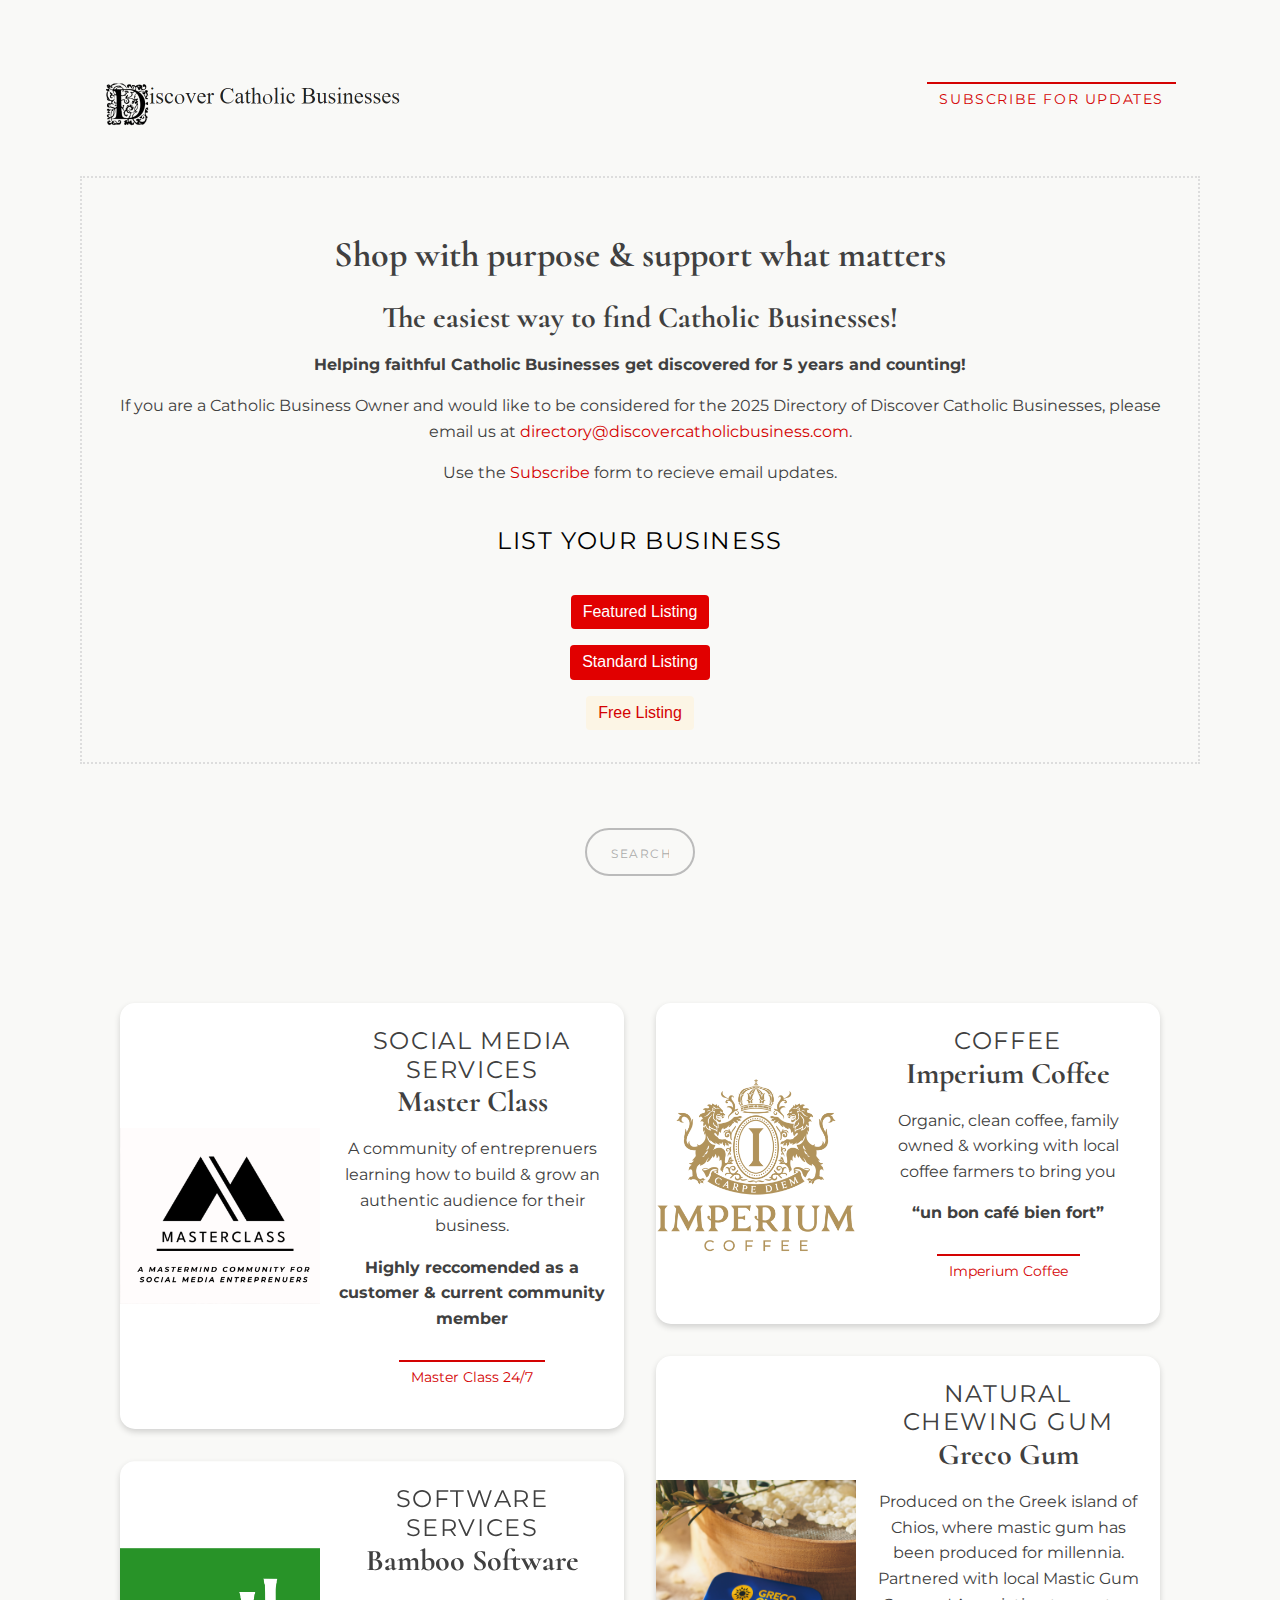
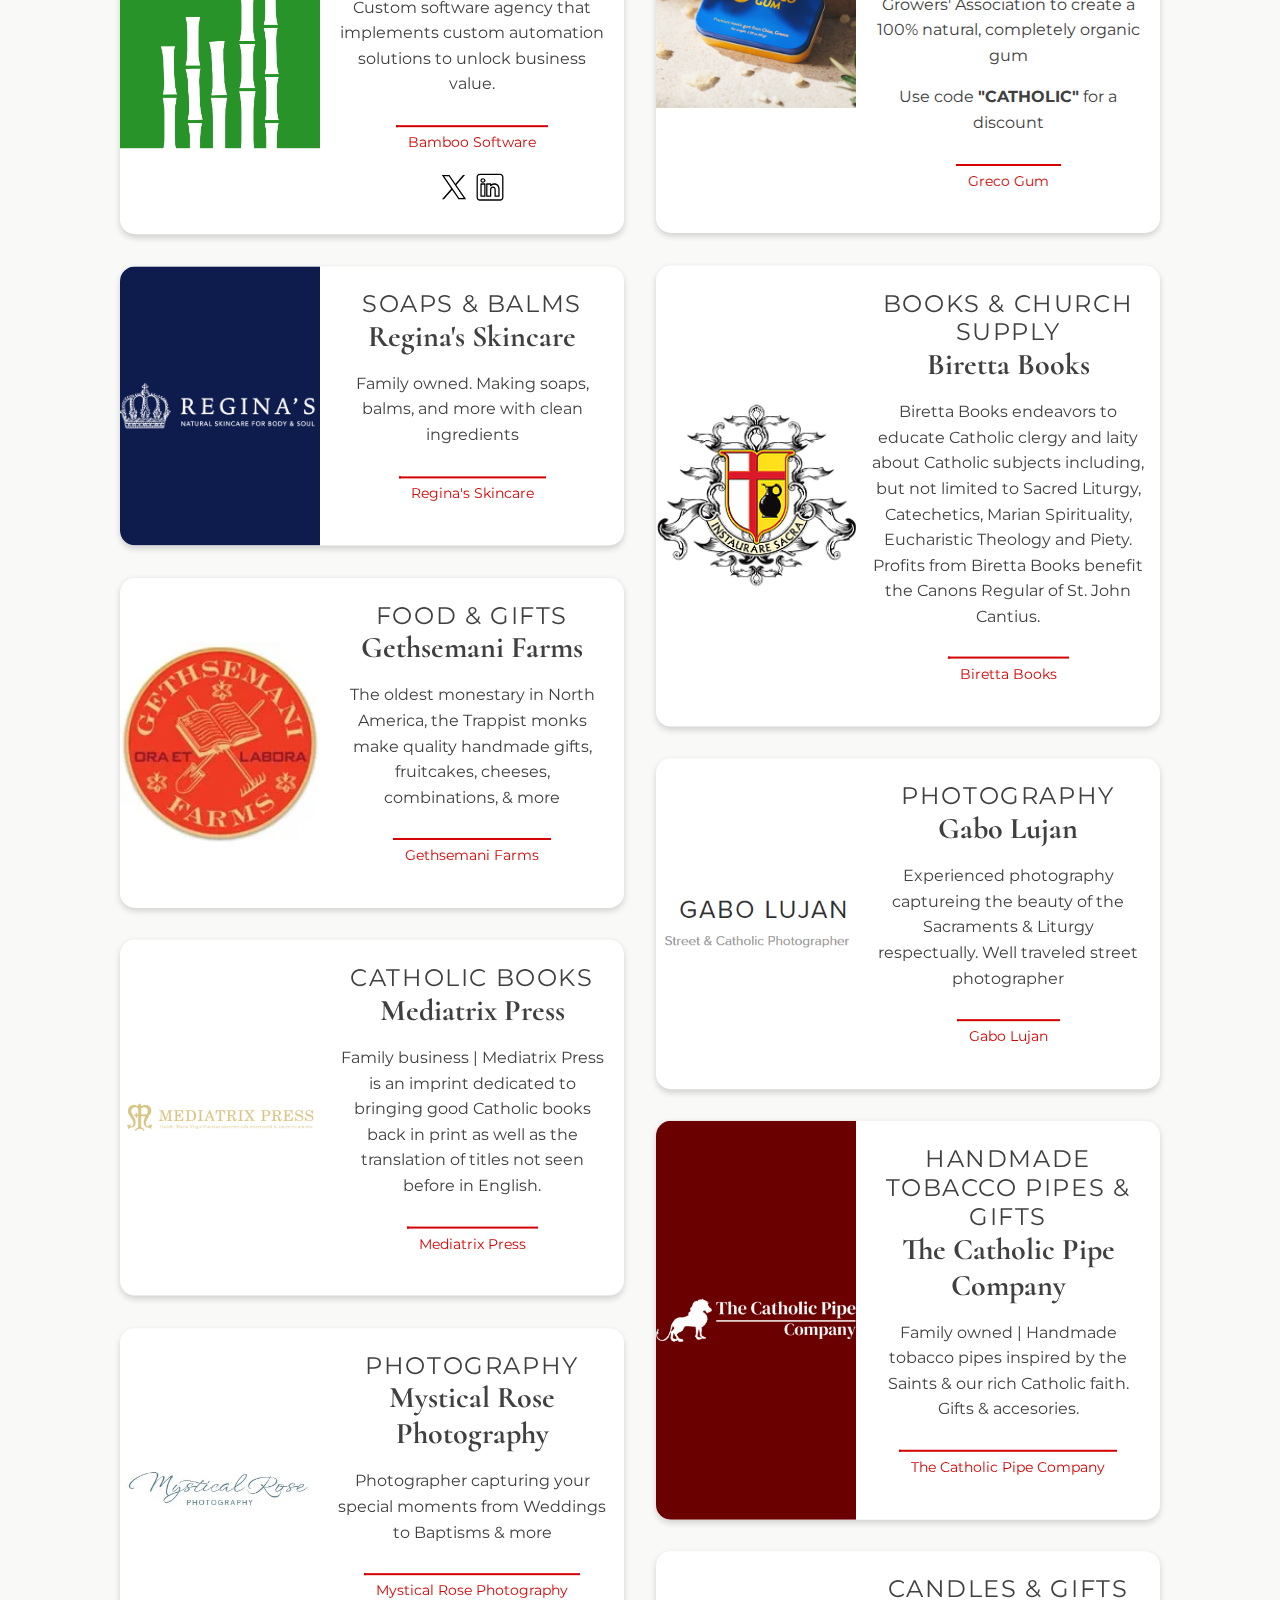
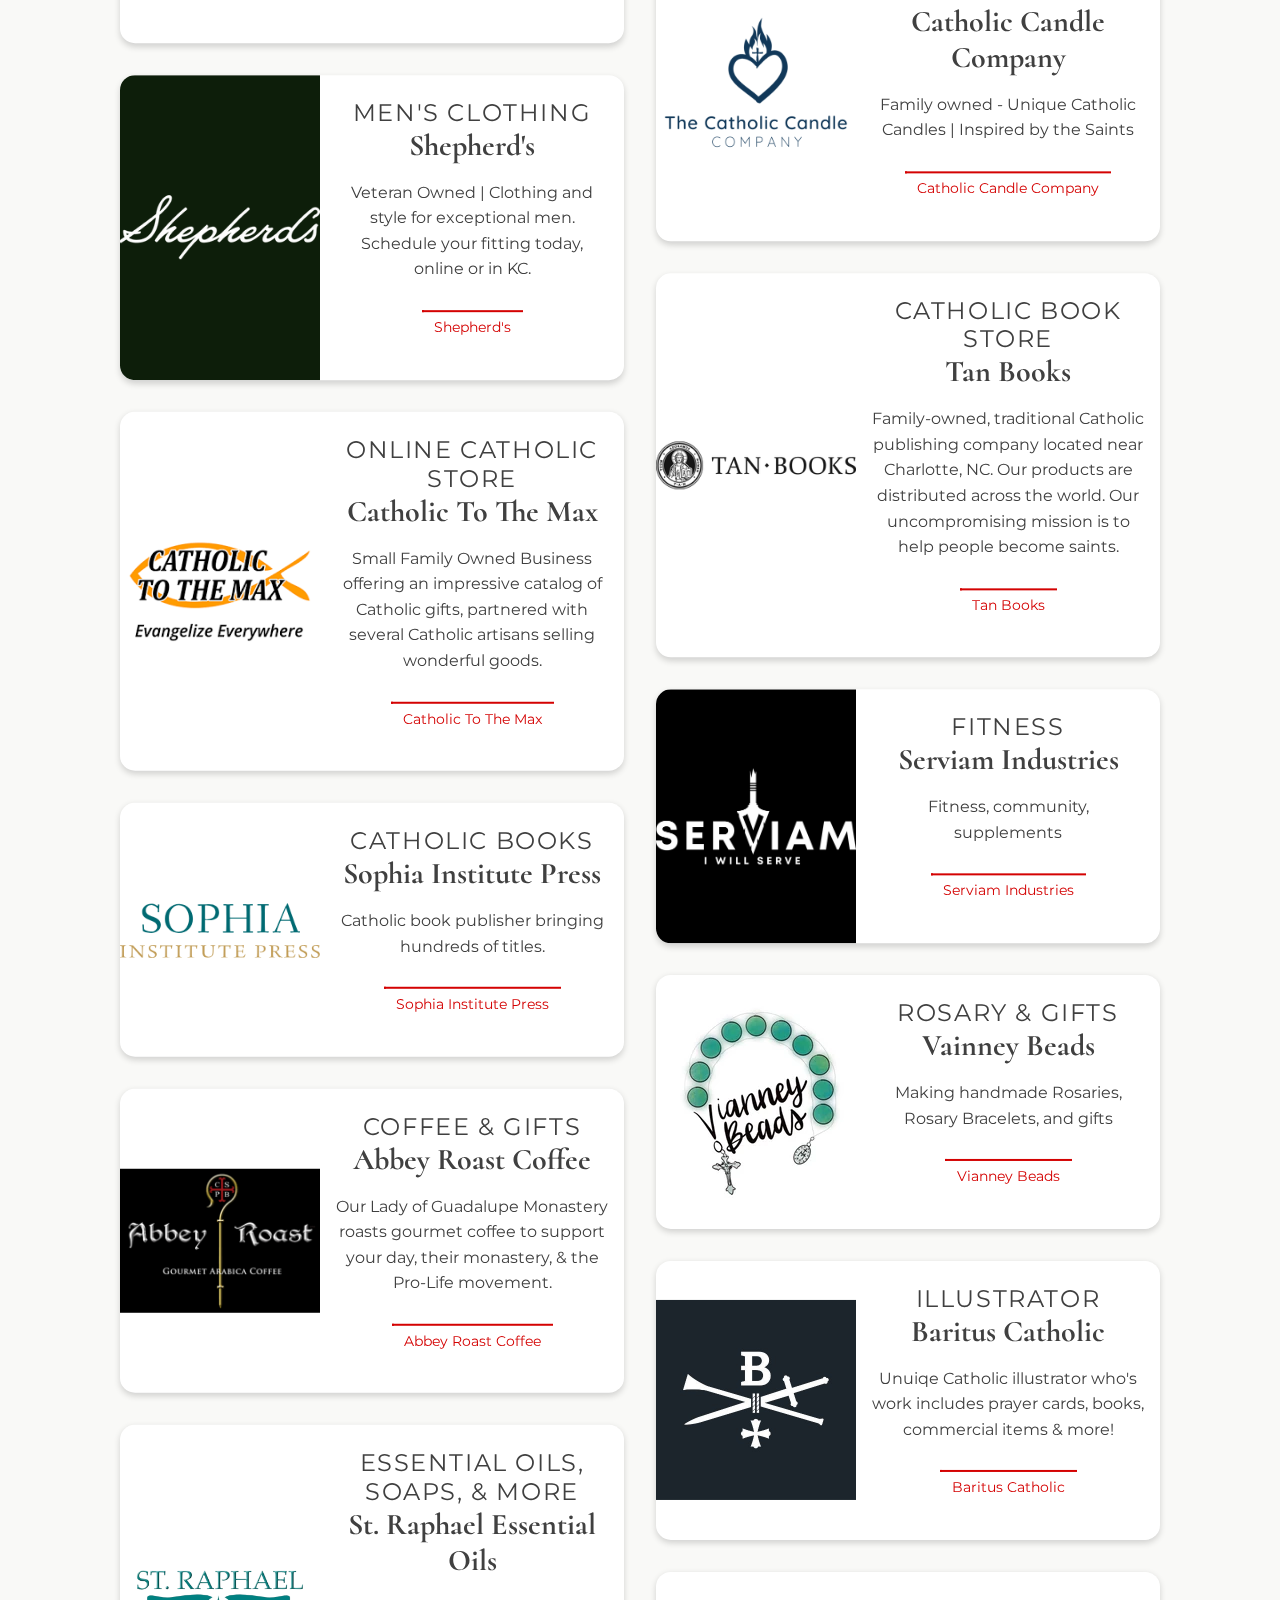
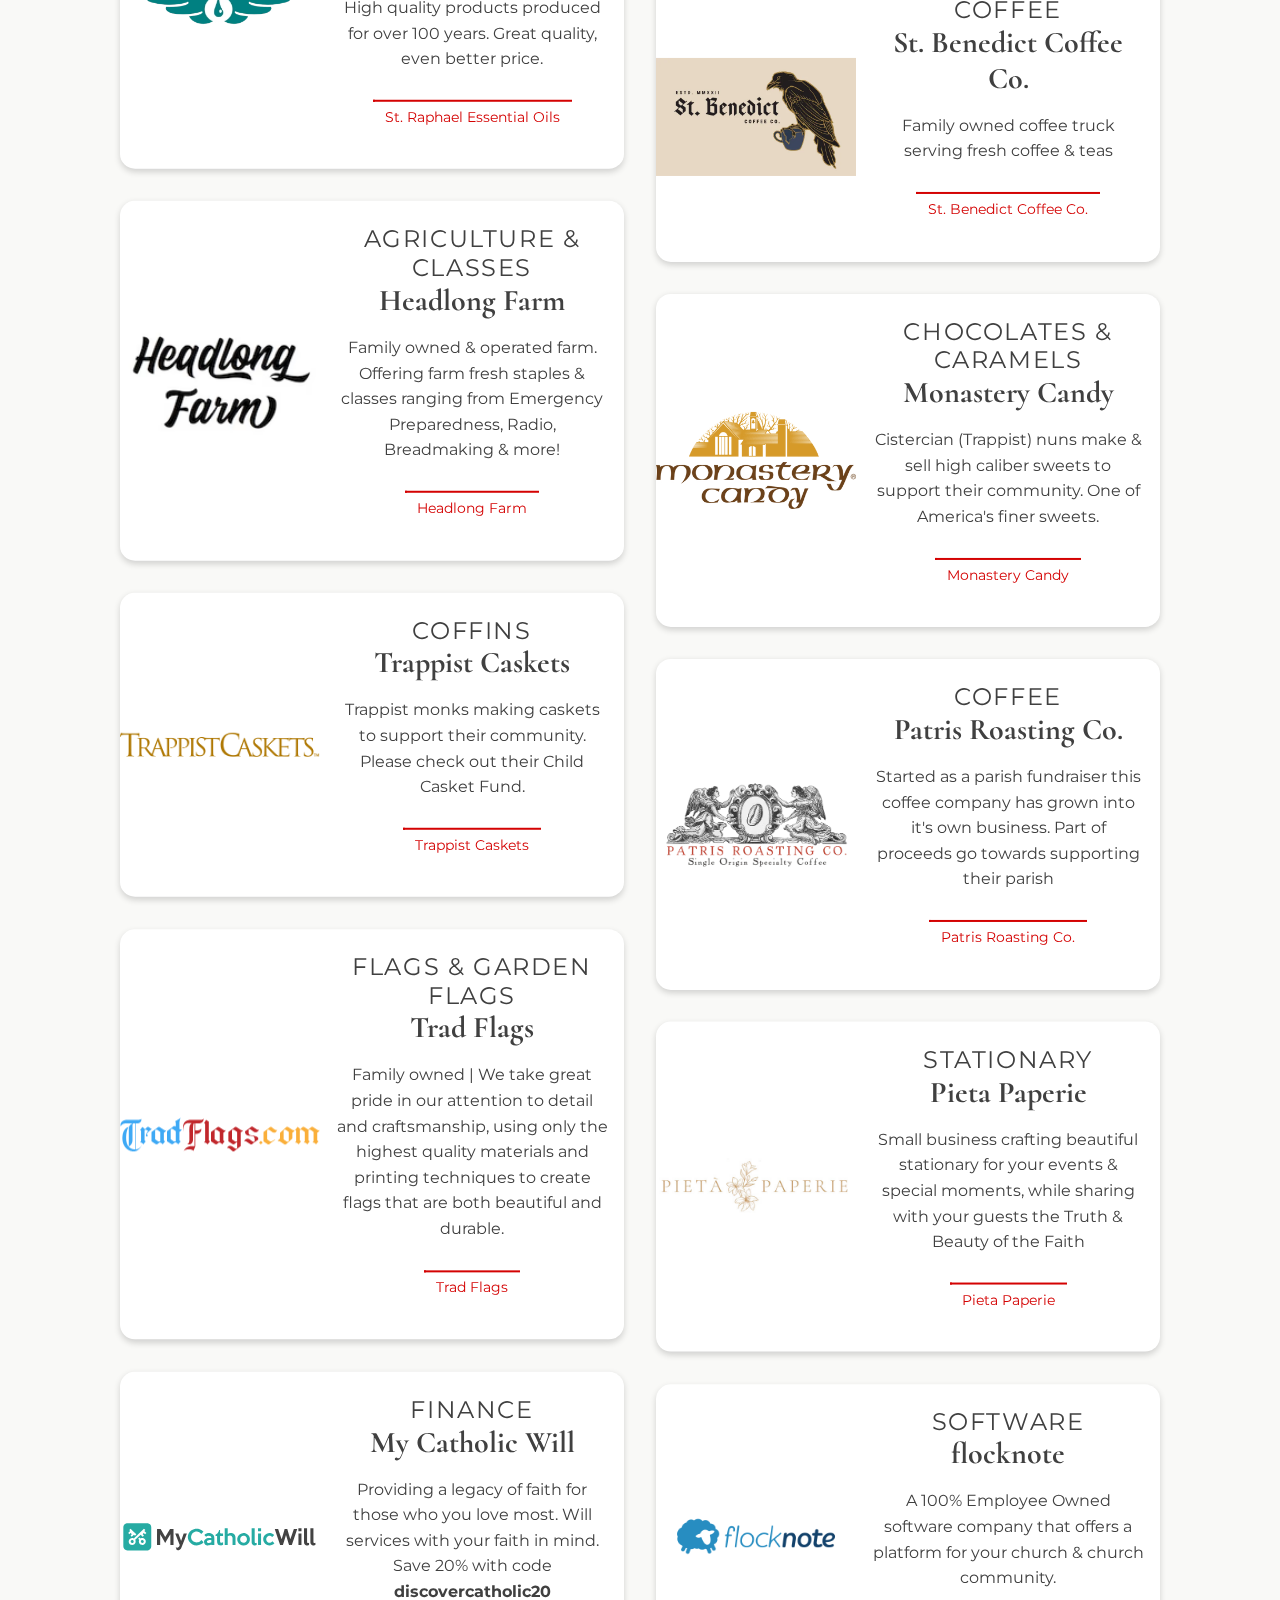
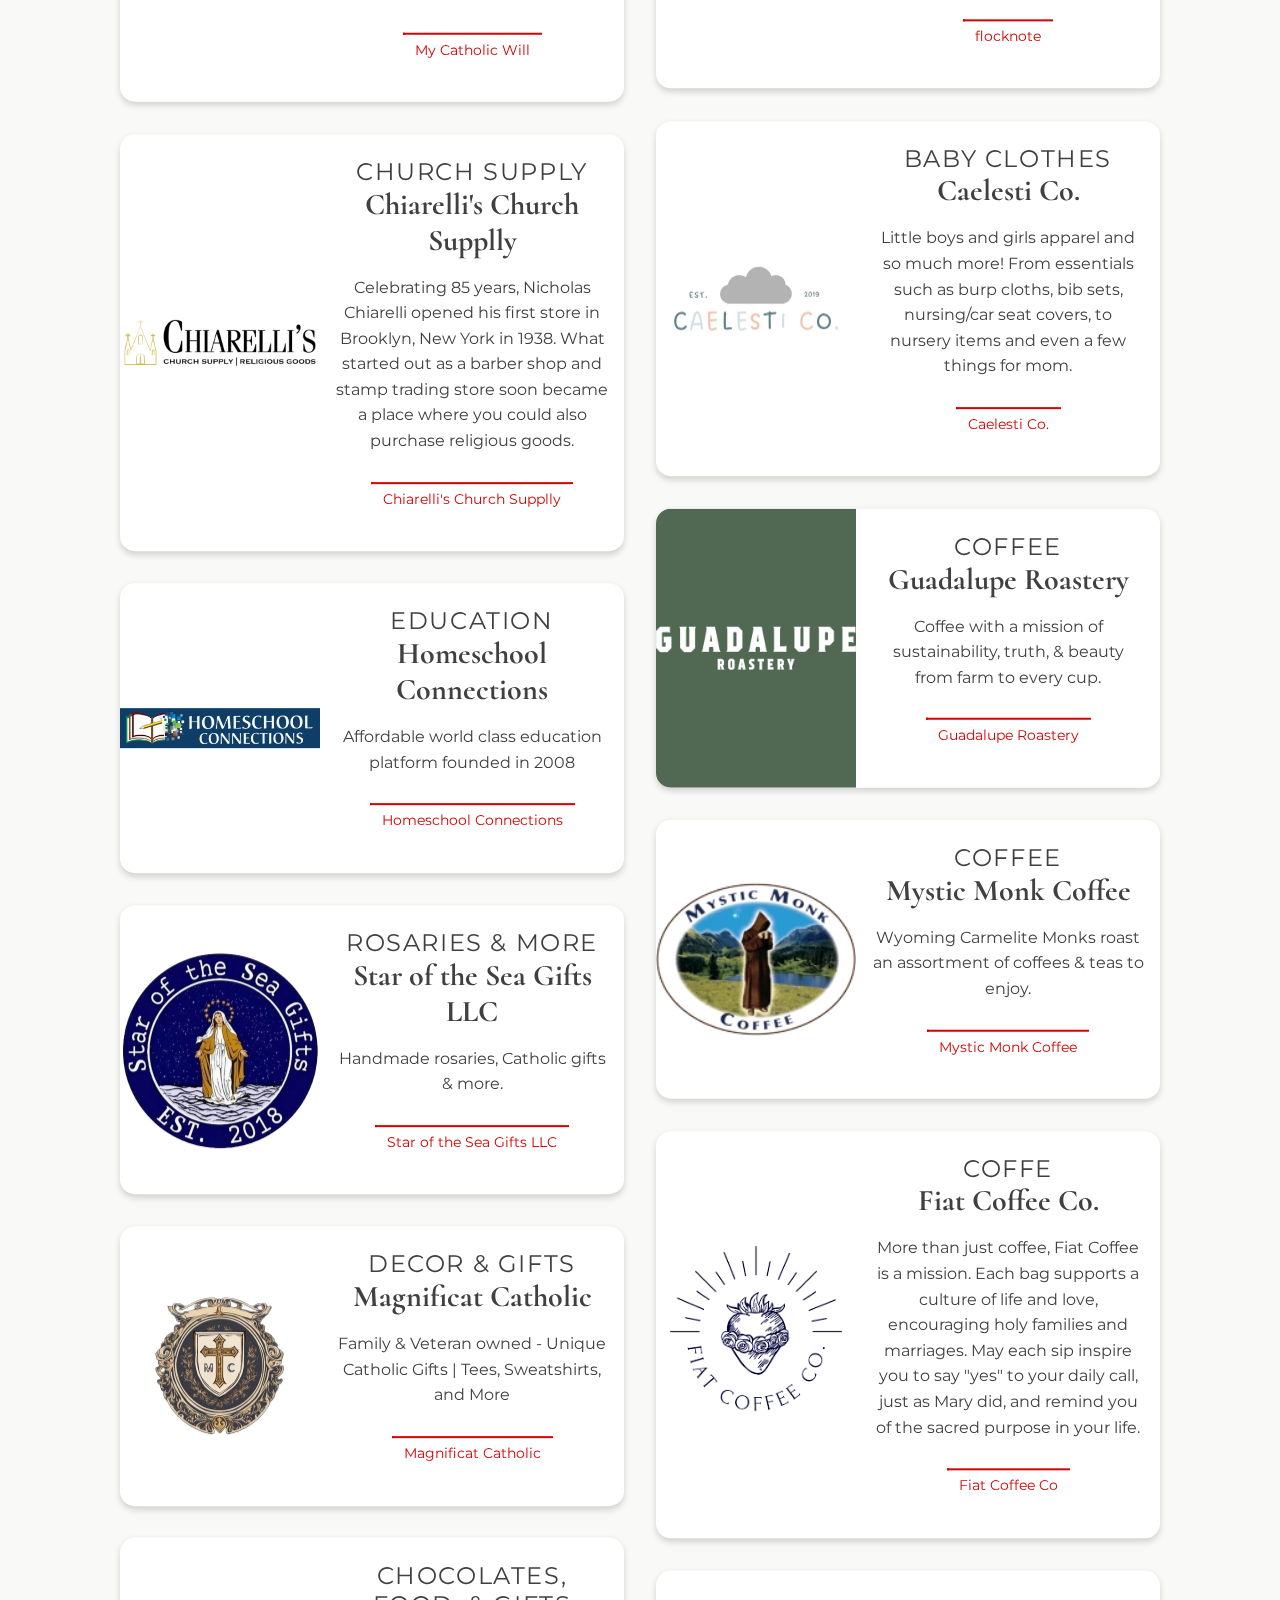
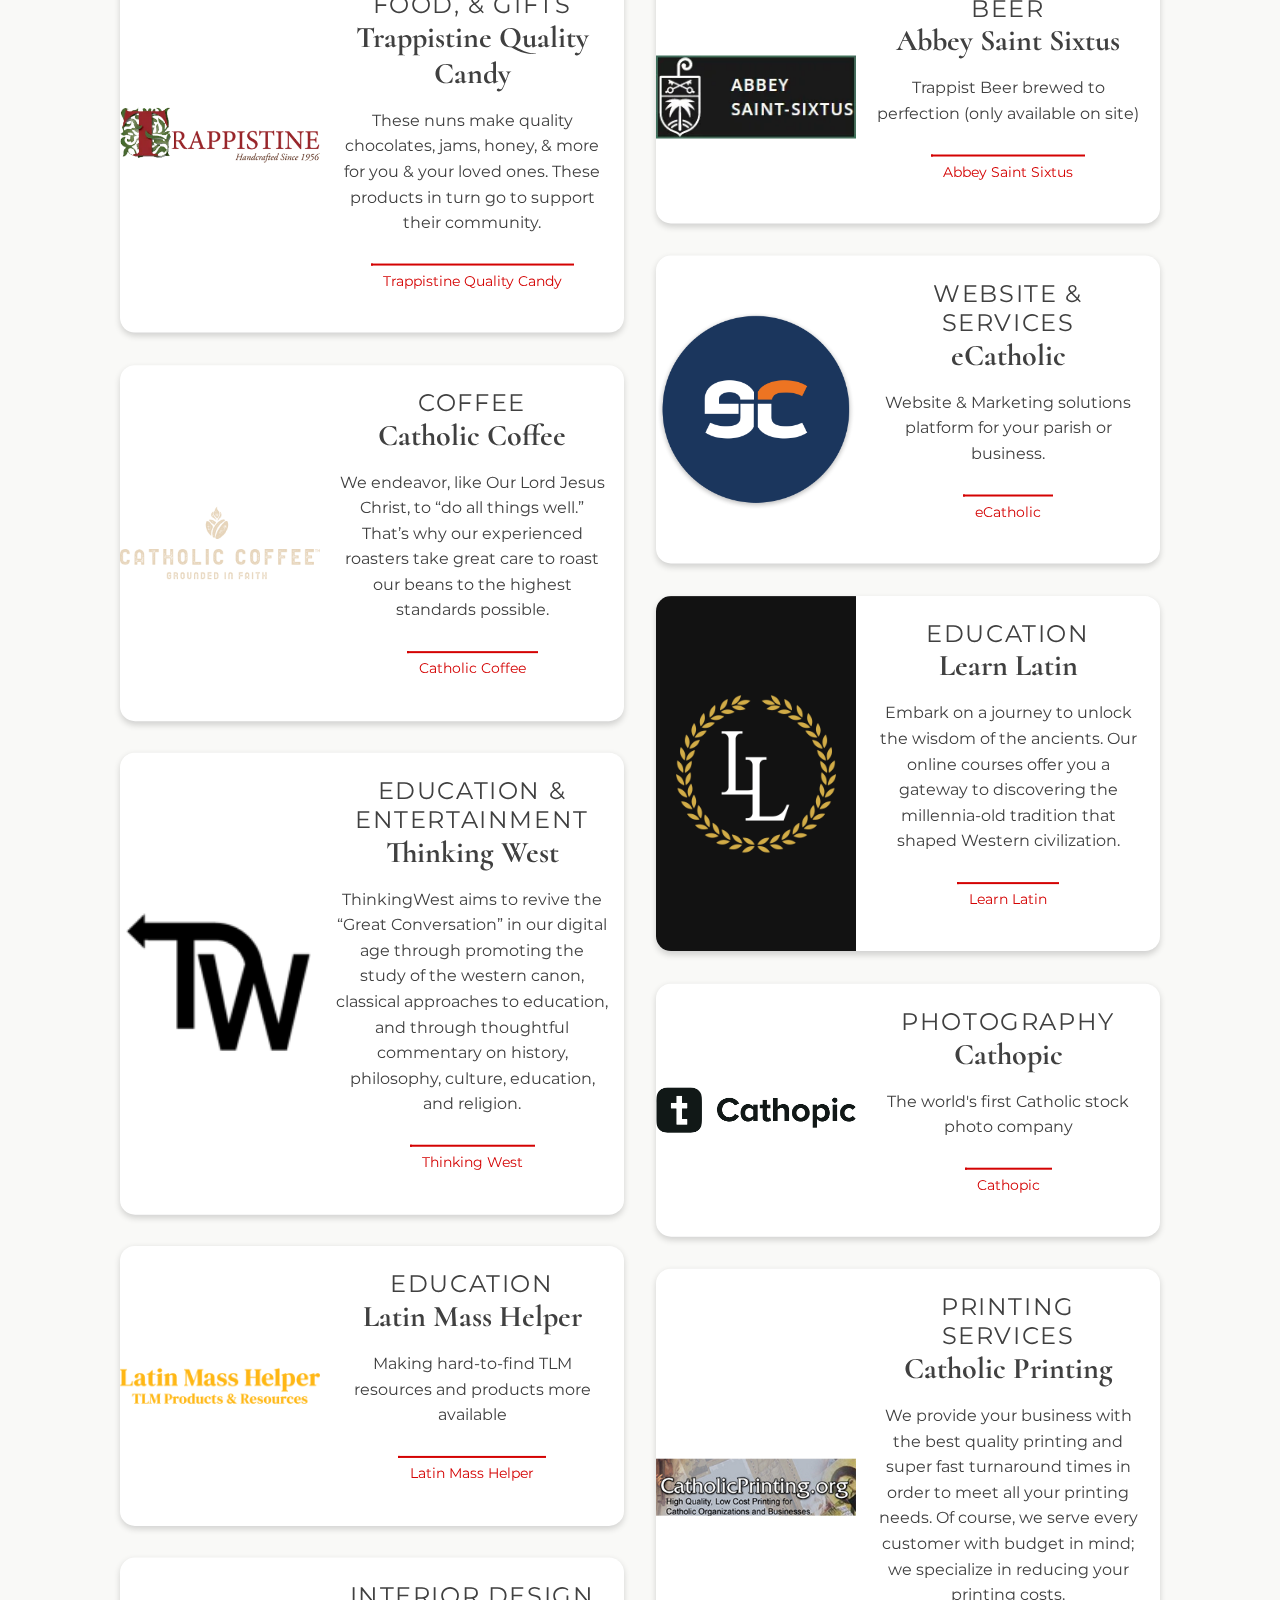
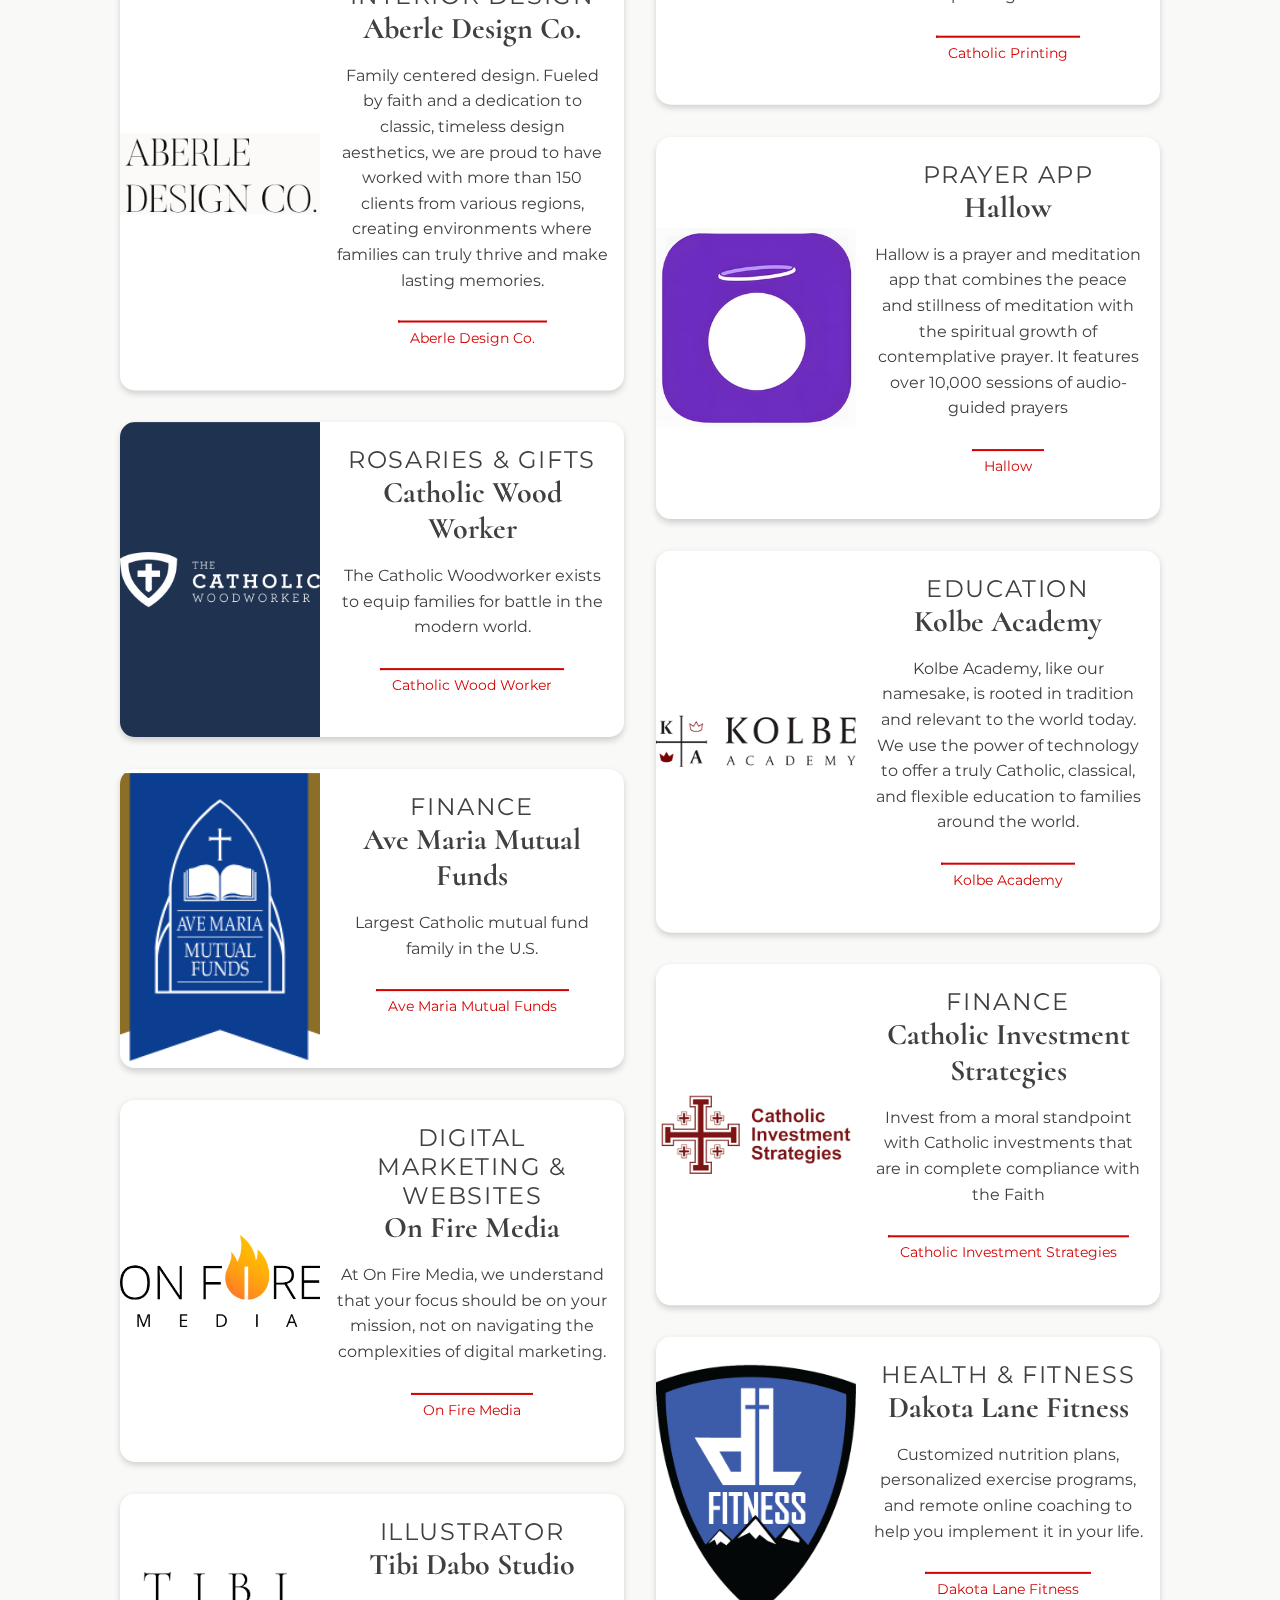
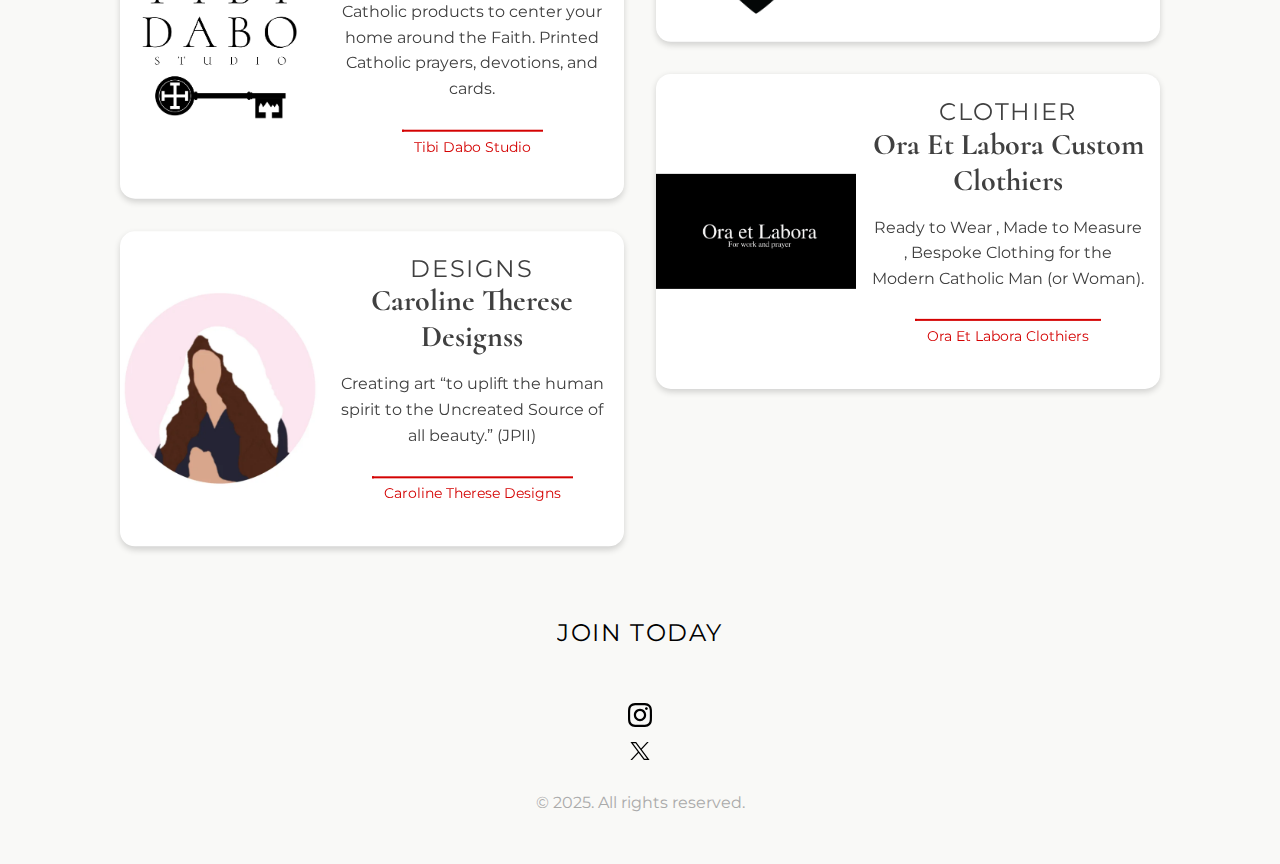
<file: index.html>
<!DOCTYPE html>
<html lang="en-US" >
<head><meta http-equiv="Content-Type" content="text/html; charset=UTF-8" />
<meta charset="UTF-8">
<meta name="viewport" content="width=device-width">
<!-- HEAD START-->
<link href="https://fonts.googleapis.com/css?family=Open+Sans:100,200,300,400,500,600,700,800,900|Source+Sans+Pro:100,200,300,400,500,600,700,800,900" rel="stylesheet"><title>Discover Catholic Businesses</title>

<meta name="description" content="Find Catholic Owned Businesses. Catholic Professionals. Discover Catholic Businesses. Find Catholic Businesses. Catholic Business Directory"/>
<meta name="keywords" content="Find Catholic Business, Catholic Business, Catholic Business Directory, List of Catholic Businesses, Catholic Owned Businesses">
<link rel="canonical" href="https://discovercatholicbusiness.com/" />
<meta property="og:locale" content="en_US" />
<meta property="og:type" content="website" />
<meta property="og:title" content="Discover Catholic Businesses" />
<meta property="og:description" content="The Discover Catholic Businesses is a new, easy-to-use directory & home to some of the best Catholic owned, operated, and oriented businesses & entreprenuers." />
<meta property="og:url" content="https://discovercatholicbusiness.com/" />
<meta property="og:site_name" content="Discover Catholic Businesses" />
<meta property="og:image" content="" />
<meta property="og:image:secure_url" content="" />
<meta property="og:image:width" content="1200" />
<meta property="og:image:height" content="628" />
<meta name="twitter:card" content="summary_large_image" />
<meta name="twitter:description" content="The Discover Catholic Businesses is a new, easy-to-use directory & home to some of the best Catholic owned, operated, and oriented businesses & entreprenuers." />
<meta name="twitter:title" content="Discover Catholic Businesses" />
<meta name="twitter:image" content="" />

<link rel='dns-prefetch' href='//www.google.com' />
<link rel='dns-prefetch' href='//s.w.org' />
<link rel="stylesheet" href="wp-content/cache/minify/299bb.css" media="all" />
<script>if (document.location.protocol != "https:") {}</script><script src="wp-content/cache/minify/c7035.js"></script>
<meta name="generator" content="" />
<link rel='shortlink' href='' />
<link rel="alternate" type="application/json+oembed" href="" />
<link rel="alternate" type="text/xml+oembed" href="" />
<link href="https://fonts.googleapis.com/css?family=Cormorant:400,400i,700,700i|Montserrat:400,400i,700,700i&display=swap" rel="stylesheet">

<!-- Google tag (gtag.js) -->
<script async src="https://www.googletagmanager.com/gtag/js?id=G-83JL5CYYN3"></script>
<script>
  window.dataLayer = window.dataLayer || [];
  function gtag(){dataLayer.push(arguments);}
  gtag('js', new Date());

  gtag('config', 'G-83JL5CYYN3');
</script>

<link rel="stylesheet" href="wp-content/cache/minify/d4e7c.css" media="all" />
<!-- END OF HEAD() -->
</head>

<body data-rsssl=1 class="home page-template-default page page-id-4 oxygen-body">
						<div id="code_block-23-4" class="ct-code-block modal-wrapper-outer" >



<div id="code_block-32-4" class="ct-code-block" ><div class="modal contact">
  <div class="modal-background"></div>
  <div class="modal-wrapper">
    <span class="close">&#10005;</span>
    <div role="form" class="wpcf7" id="wpcf7-f44-o1" lang="en-US" dir="ltr">
<div class="screen-reader-response"></div>
<form action="index.html#wpcf7-f44-o1" method="post" class="wpcf7-form" novalidate="novalidate">
<div style="display: none;">
<input type="hidden" name="_wpcf7" value="44" />
<input type="hidden" name="_wpcf7_version" value="5.1.4" />
<input type="hidden" name="_wpcf7_locale" value="en_US" />
<input type="hidden" name="_wpcf7_unit_tag" value="wpcf7-f44-o1" />
<input type="hidden" name="_wpcf7_container_post" value="0" />
<input type="hidden" name="g-recaptcha-response" value="" />
</div>
<h2 style="text-align:center; margin: 11px">Sign-up for Updates</h2>

<!--JB Tracker--> 

<iframe title="email" src="https://discovercatholicbusiness.substack.com/embed" width="480" height="320" style="border:1px solid #EEE; background:white;" frameborder="0" scrolling="no"></iframe>

<!-- END: Email Signup Form Code -->

<div class="wpcf7-response-output wpcf7-display-none"></div></form></div>  </div>
</div></div>


<header id="header" class=" ct-section header" >
  <div class="ct-section-inner-wrap"><img id="logo" alt="" src="wp-content/uploads/catholic-logo-v2.png" class="ct-image logo"/>
    <div id="div_block-14-4" class="ct-div-block" >
      <div id="_rich_text-29-4" class="oxy-rich-text contact-toggle" ><h4><a class="btn">Subscribe for Updates</a></h4>
      </div>
    </div>
  </div>
</header>


<section id="" class="" >
  <div class="ct-section-inner-wrap" style="
    width: 95%;
    border: 2px dotted #ddd;">
    <div id="_rich_text-36-4" class="oxy-rich-text footer-notice">
      <p><h1>Shop with purpose & support what matters</h1></p>
      <p style="text-align: center;font-weight: bold;"><h2>The easiest way to find Catholic Businesses!</h2></p>
      <p style="text-align: center;font-weight: bold;">Helping faithful Catholic Businesses get discovered for 5 years and counting!</p>
    <p style="text-align: center;">If you are a Catholic Business Owner and would like to be considered for the 2025 Directory of Discover Catholic Businesses, please email us at <a href="mailto:directory@discovercatholicbusiness.com">directory@discovercatholicbusiness.com</a>.</p>
      <p style="text-align: center;">Use the <a class="contact-toggle" href="javascript:void(0);">Subscribe</a> form to recieve email updates.</p>

      <input onClick="window.location.href='https://www.discovercatholicbusiness.com/pricing'" type="submit" class="btn btn-info" value="List your Business">

      


      <!--STRIPE CHECKOUT BUTTONS-->
<p>
      
        <!-- Load Stripe.js on your website. -->
<script src="https://js.stripe.com/v3"></script>

<!-- Create a button that your customers click to complete their purchase. Customize the styling to suit your branding. -->
<button
  style="background-color:#e10000;color:#FFF;padding:8px 12px;border:0;border-radius:4px;font-size:1em"
  id="checkout-button-plan_HJwSy8Q2wfAxF8"
  role="link"
>
  Featured Listing
</button>

<div id="error-message"></div>

<script>
(function() {
  var stripe = Stripe('pk_live_danaUQ5zEjk4fTETK5xkn3fZ00hBlly5hs');

  var checkoutButton = document.getElementById('checkout-button-plan_HJwSy8Q2wfAxF8');
  checkoutButton.addEventListener('click', function () {
    // When the customer clicks on the button, redirect
    // them to Checkout.
    stripe.redirectToCheckout({
      lineItems: [{price: 'plan_HJwSy8Q2wfAxF8', quantity: 1}],
      mode: 'subscription',
      // Do not rely on the redirect to the successUrl for fulfilling
      // purchases, customers may not always reach the success_url after
      // a successful payment.
      // Instead use one of the strategies described in
      // https://stripe.com/docs/payments/checkout/fulfillment
      successUrl: 'https://www.discovercatholicbusiness.com/success',
      cancelUrl: 'https://www.discovercatholicbusiness.com/canceled',
    })
    .then(function (result) {
      if (result.error) {
        // If `redirectToCheckout` fails due to a browser or network
        // error, display the localized error message to your customer.
        var displayError = document.getElementById('error-message');
        displayError.textContent = result.error.message;
      }
    });
  });
})();
</script>

</p>

<!-- Load Stripe.js on your website. -->
<p>

<!-- Create a button that your customers click to complete their purchase. Customize the styling to suit your branding. -->

<button
  class="btn-3d"
  style="background-color:#e10000;color:#FFF;padding:8px 12px;border:0;border-radius:4px;font-size:1em"
  id="checkout-button-plan_HJwWBJz61JZEc7"
  role="link"
>
  Standard Listing
</button>

<div id="error-message"></div>

<script>
(function() {
  var stripe = Stripe('pk_live_danaUQ5zEjk4fTETK5xkn3fZ00hBlly5hs');

  var checkoutButton = document.getElementById('checkout-button-plan_HJwWBJz61JZEc7');
  checkoutButton.addEventListener('click', function () {
    // When the customer clicks on the button, redirect
    // them to Checkout.
    stripe.redirectToCheckout({
      lineItems: [{price: 'plan_HJwWBJz61JZEc7', quantity: 1}],
      mode: 'subscription',
      // Do not rely on the redirect to the successUrl for fulfilling
      // purchases, customers may not always reach the success_url after
      // a successful payment.
      // Instead use one of the strategies described in
      // https://stripe.com/docs/payments/checkout/fulfillment
      successUrl: 'https://www.discovercatholicbusiness.com/success',
      cancelUrl: 'https://www.discovercatholicbusiness.com/canceled',
    })
    .then(function (result) {
      if (result.error) {
        // If `redirectToCheckout` fails due to a browser or network
        // error, display the localized error message to your customer.
        var displayError = document.getElementById('error-message');
        displayError.textContent = result.error.message;
      }
    });
  });
})();
</script>


      </p>

      <!--END STRIPE CHECKOUT BUTTONS-->
      <button
  class="btn-3d"
  style="background-color: #FCF5E5;color:#FFF;padding:8px 12px;border:0;border-radius:4px;font-size:1em"
  id="checkout-button-plan_HJwWBJz61JZEc7"
  role="link"
>
<a href="mailto:directory@discovercatholicbusiness.com">Free Listing</a></button>
</button>

    </div>
  </div>
</section>

<section>
  <div class="searchform">
  <input type="text" id="search" class="search" placeholder="Search" title="Type in a name">
  <span class="reset">&#10005;</span>  
  </div>
  <div class="ct-section-inner-wrap">
  <div id="code_block-20-4" class="ct-code-block categories" >   
</section>

<section id="section-9-4" class=" ct-section" ><div class="ct-section-inner-wrap"><div id="code_block-10-4" class="ct-code-block artists" >

  <div class="artist businessServices" data-id="270">
    <div class="artist-inner-wrapper">
      <div class="profile-picture-wrapper">
        <img class="profile-picture" src="wp-content/uploads/masterclassLogo.png" alt="" />
      </div>
      <div class="content-wrapper">
        <a class="artwork-link" href="javascript:void(0);" title="View Artwork"></a>
          <h4 class="title">Social Media Services</h4>
          <h2 class="name">Master Class</h2>
          <div class="desc">
            <p>A community of entreprenuers learning how to build & grow an authentic audience for their business.</p> 
            <p><b>Highly reccomended as a customer & current community member</b></p>
          </div>
            <p class="website"><a class="btn" href="https://2846be00fbf75e36288b423d67083d35.us-east-1.resend-links.com/CL0/https:%2F%2Fgumroad.com%2Fa%2F806557971%2FgKvnt/1/01000194c31a86e7-f2aefa00-ae40-49fb-bd88-6ae1dde16ebd-000000/TSNtXwEJ1e7l6JWwRD_fpP3W8WOsAx621pr46dZC6qE=390" target="_blank">Master Class 24/7</a></p>
      </div>
    </div>
  </div>  


  <div class="artist coffee" data-id="270">
    <div class="artist-inner-wrapper">
      <div class="profile-picture-wrapper">
        <img class="profile-picture" src="wp-content/uploads/LOGO_Imperium-Coffee.webp" alt="" />
      </div>
      <div class="content-wrapper">
        <a class="artwork-link" href="javascript:void(0);" title="View Artwork"></a>
          <h4 class="title">Coffee</h4>
          <h2 class="name">Imperium Coffee</h2>
          <div class="desc">
            <p>Organic, clean coffee, family owned & working with local coffee farmers to bring you</p>
            <p><b>“un bon café bien fort”</b><p/>
          </div>
            <p class="website"><a class="btn" href="https://imperium.coffee/" target="_blank">Imperium Coffee</a></p>
      </div>
    </div>
  </div>

  <div class="artist food" data-id="270">
    <div class="artist-inner-wrapper">
      <div class="profile-picture-wrapper">
        <img class="profile-picture" src="wp-content/uploads/greco-gum-02.png" alt="" />
      </div>
      <div class="content-wrapper">
        <a class="artwork-link" href="javascript:void(0);" title="View Artwork"></a>
          <h4 class="title">Natural Chewing Gum</h4>
          <h2 class="name">Greco Gum</h2>
          <div class="desc">
            <p>Produced on the Greek island of Chios, where mastic gum has been produced for millennia. Partnered with local Mastic Gum Growers' Association to create a 100% natural, completely organic gum </p>
            <p>Use code <b>"CATHOLIC"</b> for a discount</p>
          </div>
            <p class="website"><a class="btn" href="https://grecogum.com/?rfsn=8407118.267507e&utm_source=refersion&utm_medium=affiliate&utm_campaign=8407118.267507e" target="_blank">Greco Gum</a></p>
      </div>
    </div>
  </div>

  <div class="artist calligrapher" data-id="270">
    <div class="artist-inner-wrapper">
      <div class="profile-picture-wrapper">
        <img class="profile-picture" src="wp-content/uploads/bambooSoftwareLogo.png" alt="" />
      </div>
      <div class="content-wrapper"> 
          <h4 class="title">Software Services</h4>
          <h2 class="name">Bamboo Software</h2>
          <div class="desc">
            <p>Custom software agency that implements custom automation solutions to unlock business value.</p>
          </div>
            <p class="website"><a class="btn" href="http://www.bamboo.dev/" target="_blank">Bamboo Software</a></p>
    <svg xmlns="http://www.w3.org/2000/svg" x="0px" y="0px" width="32" height="32" viewBox="0 0 50 50"><a href="https://x.com/ParallelMike"><a/>
<path d="M 5.9199219 6 L 20.582031 27.375 L 6.2304688 44 L 9.4101562 44 L 21.986328 29.421875 L 31.986328 44 L 44 44 L 28.681641 21.669922 L 42.199219 6 L 39.029297 6 L 27.275391 19.617188 L 17.933594 6 L 5.9199219 6 z M 9.7167969 8 L 16.880859 8 L 40.203125 42 L 33.039062 42 L 9.7167969 8 z"></path>
</svg>

    <svg  xmlns="http://www.w3.org/2000/svg" x="0px" y="0px" width="32" height="32" viewBox="0 0 50 50"><a href="https://www.linkedin.com/company/bamboo-software-llc"><a/>
      <path d="M 9 4 C 6.2504839 4 4 6.2504839 4 9 L 4 41 C 4 43.749516 6.2504839 46 9 46 L 41 46 C 43.749516 46 46 43.749516 46 41 L 46 9 C 46 6.2504839 43.749516 4 41 4 L 9 4 z M 9 6 L 41 6 C 42.668484 6 44 7.3315161 44 9 L 44 41 C 44 42.668484 42.668484 44 41 44 L 9 44 C 7.3315161 44 6 42.668484 6 41 L 6 9 C 6 7.3315161 7.3315161 6 9 6 z M 14 11.011719 C 12.904779 11.011719 11.919219 11.339079 11.189453 11.953125 C 10.459687 12.567171 10.011719 13.484511 10.011719 14.466797 C 10.011719 16.333977 11.631285 17.789609 13.691406 17.933594 A 0.98809878 0.98809878 0 0 0 13.695312 17.935547 A 0.98809878 0.98809878 0 0 0 14 17.988281 C 16.27301 17.988281 17.988281 16.396083 17.988281 14.466797 A 0.98809878 0.98809878 0 0 0 17.986328 14.414062 C 17.884577 12.513831 16.190443 11.011719 14 11.011719 z M 14 12.988281 C 15.392231 12.988281 15.94197 13.610038 16.001953 14.492188 C 15.989803 15.348434 15.460091 16.011719 14 16.011719 C 12.614594 16.011719 11.988281 15.302225 11.988281 14.466797 C 11.988281 14.049083 12.140703 13.734298 12.460938 13.464844 C 12.78117 13.19539 13.295221 12.988281 14 12.988281 z M 11 19 A 1.0001 1.0001 0 0 0 10 20 L 10 39 A 1.0001 1.0001 0 0 0 11 40 L 17 40 A 1.0001 1.0001 0 0 0 18 39 L 18 33.134766 L 18 20 A 1.0001 1.0001 0 0 0 17 19 L 11 19 z M 20 19 A 1.0001 1.0001 0 0 0 19 20 L 19 39 A 1.0001 1.0001 0 0 0 20 40 L 26 40 A 1.0001 1.0001 0 0 0 27 39 L 27 29 C 27 28.170333 27.226394 27.345035 27.625 26.804688 C 28.023606 26.264339 28.526466 25.940057 29.482422 25.957031 C 30.468166 25.973981 30.989999 26.311669 31.384766 26.841797 C 31.779532 27.371924 32 28.166667 32 29 L 32 39 A 1.0001 1.0001 0 0 0 33 40 L 39 40 A 1.0001 1.0001 0 0 0 40 39 L 40 28.261719 C 40 25.300181 39.122788 22.95433 37.619141 21.367188 C 36.115493 19.780044 34.024172 19 31.8125 19 C 29.710483 19 28.110853 19.704889 27 20.423828 L 27 20 A 1.0001 1.0001 0 0 0 26 19 L 20 19 z M 12 21 L 16 21 L 16 33.134766 L 16 38 L 12 38 L 12 21 z M 21 21 L 25 21 L 25 22.560547 A 1.0001 1.0001 0 0 0 26.798828 23.162109 C 26.798828 23.162109 28.369194 21 31.8125 21 C 33.565828 21 35.069366 21.582581 36.167969 22.742188 C 37.266572 23.901794 38 25.688257 38 28.261719 L 38 38 L 34 38 L 34 29 C 34 27.833333 33.720468 26.627107 32.990234 25.646484 C 32.260001 24.665862 31.031834 23.983076 29.517578 23.957031 C 27.995534 23.930001 26.747519 24.626988 26.015625 25.619141 C 25.283731 26.611293 25 27.829667 25 29 L 25 38 L 21 38 L 21 21 z"></path>
</svg></a>
      </div>
    </div>
  </div>

  <div class="artist calligrapher" data-id="270">
    <div class="artist-inner-wrapper">
      <div class="profile-picture-wrapper">
        <img class="profile-picture" src="wp-content/uploads/birettaBooksLogo.png" alt="" />
      </div>
      <div class="content-wrapper">
        <a class="artwork-link" href="javascript:void(0);" title="View Artwork"></a>
          <h4 class="title">Books & Church Supply</h4>
          <h2 class="name">Biretta Books</h2>
          <div class="desc">
            <p>Biretta Books endeavors to educate Catholic clergy and laity about Catholic subjects including, but not limited to Sacred Liturgy, Catechetics, Marian Spirituality, Eucharistic Theology and Piety. Profits from Biretta Books benefit the Canons Regular of St. John Cantius.</p>
          </div>
            <p class="website"><a class="btn" href="https://www.birettabooks.com/" target="_blank">Biretta Books</a></p>
      </div>
    </div>
  </div>


  <div class="artist calligrapher" data-id="270">
    <div class="artist-inner-wrapper">
      <div class="profile-picture-wrapper" style="background-color: rgb(14, 27, 77, 1);">
        <img class="profile-picture" src="wp-content/uploads/reginasSkinCare.png" alt="" />
      </div>
      <div class="content-wrapper">
        <a class="artwork-link" href="javascript:void(0);" title="View Artwork"></a>
          <h4 class="title">Soaps & Balms</h4>
          <h2 class="name">Regina's Skincare</h2>
          <div class="desc">
            <p>Family owned. Making soaps, balms, and more with clean ingredients</p>
          </div>
            <p class="website"><a class="btn" href="https://reginasskincare.com/" target="_blank">Regina's Skincare</a></p>
      </div>
    </div>
  </div>

  <div class="artist calligrapher" data-id="270">
    <div class="artist-inner-wrapper">
      <div class="profile-picture-wrapper">
        <img class="profile-picture" src="wp-content/uploads/GethsemaniLogo.png" alt="" />
      </div>
      <div class="content-wrapper">
        <a class="artwork-link" href="javascript:void(0);" title="View Artwork"></a>
          <h4 class="title">Food & Gifts</h4>
          <h2 class="name">Gethsemani Farms</h2>
          <div class="desc">
            <p> The oldest monestary in North America, the Trappist monks make quality handmade gifts, fruitcakes, cheeses, combinations, & more </p>
          </div>
            <p class="website"><a class="btn" href="https://www.gethsemanifarms.org/" target="_blank">Gethsemani Farms</a></p>
      </div>
    </div>
  </div>

  <div class="artist calligrapher" data-id="270">
    <div class="artist-inner-wrapper">
      <div class="profile-picture-wrapper">
        <img class="profile-picture" src="wp-content/uploads/GaboPhoto.png" alt="" />
      </div>
      <div class="content-wrapper">
        <a class="artwork-link" href="javascript:void(0);" title="View Artwork"></a>
          <h4 class="title">Photography</h4>
          <h2 class="name">Gabo Lujan</h2>
          <div class="desc">
            <p>Experienced photography captureing the beauty of the Sacraments & Liturgy respectually. Well traveled street photographer</p>
          </div>
            <p class="website"><a class="btn" href="https://www.gabolujan.com/catholic" target="_blank">Gabo Lujan</a></p>
      </div>
    </div>
  </div>

  <div class="artist calligrapher" data-id="270">
    <div class="artist-inner-wrapper">
      <div class="profile-picture-wrapper">
        <img class="profile-picture" src="wp-content/uploads/mediatrixPress.png" alt="" />
      </div>
      <div class="content-wrapper">
        <a class="artwork-link" href="javascript:void(0);" title="View Artwork"></a>
          <h4 class="title">Catholic Books</h4>
          <h2 class="name">Mediatrix Press</h2>
          <div class="desc">
            <p>Family business | Mediatrix Press is an imprint dedicated to bringing good Catholic books back in print as well as the translation of titles not seen before in English.</p>
          </div>
            <p class="website"><a class="btn" href="https://mediatrixpress.com/" target="_blank">Mediatrix Press</a></p>
      </div>
    </div>
  </div>

  <div class="artist calligrapher" data-id="270">
    <div class="artist-inner-wrapper">
      <div class="profile-picture-wrapper" style="background-color: rgb(107 0 0);">
        <img class="profile-picture" src="wp-content/uploads/catholicPipeCo.png" alt="" />
      </div>
      <div class="content-wrapper">
        <a class="artwork-link" href="javascript:void(0);" title="View Artwork"></a>
          <h4 class="title">Handmade Tobacco Pipes & Gifts</h4>
          <h2 class="name">The Catholic Pipe Company</h2>
          <div class="desc">
            <p>Family owned | Handmade tobacco pipes inspired by the Saints & our rich Catholic faith. Gifts & accesories.</p>
          </div>
            <p class="website"><a class="btn" href="https://catholicpipecompany.com/" target="_blank">The Catholic Pipe Company</a></p>
      </div>
    </div>
  </div>

  <div class="artist calligrapher" data-id="270">
    <div class="artist-inner-wrapper">
      <div class="profile-picture-wrapper">
        <img class="profile-picture" src="wp-content/uploads/MysticalRosePhoto.png" alt="" />
      </div>
      <div class="content-wrapper">
        <a class="artwork-link" href="javascript:void(0);" title="View Artwork"></a>
          <h4 class="title">Photography</h4>
          <h2 class="name">Mystical Rose Photography</h2>
          <div class="desc">
            <p>Photographer capturing your special moments from Weddings to Baptisms & more</p>
          </div>
            <p class="website"><a class="btn" href="https://mysticalrosephotos.com/" target="_blank">Mystical Rose Photography</a></p>
      </div>
    </div>
  </div>

  <div class="artist calligrapher" data-id="270">
    <div class="artist-inner-wrapper">
      <div class="profile-picture-wrapper">
        <img class="profile-picture" src="wp-content/uploads/CatholicCandleCo.png" alt="" />
      </div>
      <div class="content-wrapper">
        <a class="artwork-link" href="javascript:void(0);" title="View Artwork"></a>
          <h4 class="title">Candles & Gifts</h4>
          <h2 class="name">Catholic Candle Company</h2>
          <div class="desc">
            <p> Family owned - Unique Catholic Candles | Inspired by the Saints</p>
          </div>
            <p class="website"><a class="btn" href="  https://www.catholiccandlecompany.com/s/shop" target="_blank">Catholic Candle Company</a></p>
      </div>
    </div>
  </div>

  <div class="artist calligrapher" data-id="270">
    <div class="artist-inner-wrapper">
      <div class="profile-picture-wrapper" style="background-color: rgb(13 30 10);">
        <img class="profile-picture" src="wp-content/uploads/shepherdsLogo.png" alt="" />
      </div>
      <div class="content-wrapper">
        <a class="artwork-link" href="javascript:void(0);" title="View Artwork"></a>
          <h4 class="title">Men's Clothing</h4>
          <h2 class="name">Shepherd's</h2>
          <div class="desc">
            <p>Veteran Owned | Clothing and style for exceptional men. Schedule your fitting today, online or in KC.</p>
          </div>
            <p class="website"><a class="btn" href="https://www.shepherds.com/" target="_blank">Shepherd's</a></p>
      </div>
    </div>
  </div>

  <div class="artist calligrapher" data-id="270">
    <div class="artist-inner-wrapper">
      <div class="profile-picture-wrapper">
        <img class="profile-picture" src="wp-content/uploads/tanBooks.png" alt="" />
      </div>
      <div class="content-wrapper">
        <a class="artwork-link" href="javascript:void(0);" title="View Artwork"></a>
          <h4 class="title">Catholic Book Store</h4>
          <h2 class="name">Tan Books</h2>
          <div class="desc">
            <p>Family-owned, traditional Catholic publishing company located near Charlotte, NC. Our products are distributed across the world. Our uncompromising mission is to help people become saints.</p>
          </div>
            <p class="website"><a class="btn" href="https://www.tanbooks.com/" target="_blank">Tan Books</a></p>
      </div>
    </div>
  </div>

  <div class="artist calligrapher" data-id="270">
    <div class="artist-inner-wrapper">
      <div class="profile-picture-wrapper">
        <img class="profile-picture" src="wp-content/uploads/Catholic2TheMax.png" alt="" />
      </div>
      <div class="content-wrapper">
        <a class="artwork-link" href="javascript:void(0);" title="View Artwork"></a>
          <h4 class="title">Online Catholic Store</h4>
          <h2 class="name">Catholic To The Max</h2>
          <div class="desc">
            <p>Small Family Owned Business offering an impressive catalog of Catholic gifts, partnered with several Catholic artisans selling wonderful goods.</p>
          </div>
            <p class="website"><a class="btn" href="https://www.catholictothemax.com/" target="_blank">Catholic To The Max</a></p>
      </div>
    </div>
  </div>

  <div class="artist calligrapher" data-id="270">
    <div class="artist-inner-wrapper">
      <div class="profile-picture-wrapper" style="background-color: black;">
        <img class="profile-picture" src="wp-content/uploads/serviamIndustries.png" alt="" />
      </div>
      <div class="content-wrapper">
        <a class="artwork-link" href="javascript:void(0);" title="View Artwork"></a>
          <h4 class="title">Fitness</h4>
          <h2 class="name">Serviam Industries</h2>
          <div class="desc">
            <p>Fitness, community, supplements</p>
          </div>
            <p class="website"><a class="btn" href="https://www.instagram.com/serviam.industries/" target="_blank">Serviam Industries</a></p>
      </div>
    </div>
  </div>

  <div class="artist calligrapher" data-id="270">
    <div class="artist-inner-wrapper">
      <div class="profile-picture-wrapper">
        <img class="profile-picture" src="wp-content/uploads/sophiaInstitute.png" alt="" />
      </div>
      <div class="content-wrapper">
        <a class="artwork-link" href="javascript:void(0);" title="View Artwork"></a>
          <h4 class="title">Catholic Books</h4>
          <h2 class="name">Sophia Institute Press</h2>
          <div class="desc">
            <p>Catholic book publisher bringing hundreds of titles.</p>
          </div>
            <p class="website"><a class="btn" href="https://sophiainstitute.com/" target="_blank">Sophia Institute Press</a></p>
      </div>
    </div>
  </div>

  <div class="artist calligrapher" data-id="270">
    <div class="artist-inner-wrapper">
      <div class="profile-picture-wrapper">
        <img class="profile-picture" src="wp-content/uploads/VianneyBeads.png" alt="" />
      </div>
      <div class="content-wrapper">
        <a class="artwork-link" href="javascript:void(0);" title="View Artwork"></a>
          <h4 class="title">Rosary & Gifts</h4>
          <h2 class="name">Vainney Beads</h2>
          <div class="desc">
            <p>Making handmade Rosaries, Rosary Bracelets, and gifts</p>
          </div>
            <p class="website"><a class="btn" href="https://www.etsy.com/shop/vianneybeads" target="_blank">Vianney Beads</a></p>
      </div>
    </div>
  </div>

  <div class="artist coffee, coffee" data-id="270">
    <div class="artist-inner-wrapper">
      <div class="profile-picture-wrapper">
        <img class="profile-picture" src="wp-content/uploads/Abbey_Roast_logo_3.png" alt="" />
      </div>
      <div class="content-wrapper">
        <a class="artwork-link" href="javascript:void(0);" title="View Artwork"></a>
          <h4 class="title">Coffee & Gifts</h4>
          <h2 class="name">Abbey Roast Coffee</h2>
          <div class="desc">
            <p>Our Lady of Guadalupe Monastery roasts gourmet coffee to support your day, their monastery, & the Pro-Life movement. </p>
          </div>
            <p class="website"><a class="btn" href="https://abbeyroast.com/collections/abbey-roast-coffee" target="_blank">Abbey Roast Coffee</a></p>
      </div>
    </div>
  </div>

  <div class="artist art" data-id="270">
    <div class="artist-inner-wrapper">
      <div class="profile-picture-wrapper">
        <img class="profile-picture" src="wp-content/uploads/BaritusLogo.png" alt="" />
      </div>
      <div class="content-wrapper">
        <a class="artwork-link" href="javascript:void(0);" title="View Artwork"></a>
          <h4 class="title">Illustrator</h4>
          <h2 class="name">Baritus Catholic</h2>
          <div class="desc">
            <p>Unuiqe Catholic illustrator who's work includes prayer cards, books, commercial items & more!</p>
          </div>
            <p class="website"><a class="btn" href="https://www.barituscatholic.com/" target="_blank">Baritus Catholic</a></p>
      </div>
    </div>
  </div>

  <div class="artist health" data-id="270">
    <div class="artist-inner-wrapper">
      <div class="profile-picture-wrapper">
        <img class="profile-picture" src="wp-content/uploads/StRaphOils.png" alt="" />
      </div>
      <div class="content-wrapper">
        <a class="artwork-link" href="javascript:void(0);" title="View Artwork"></a>
          <h4 class="title">Essential Oils, Soaps, & More</h4>
          <h2 class="name">St. Raphael Essential Oils</h2>
          <div class="desc">
            <p>High quality products produced for over 100 years. Great quality, even better price.</p>
          </div>
            <p class="website"><a class="btn" href="https://abbeyroast.com/collections/st-raphael-essential-oils" target="_blank">St. Raphael Essential Oils</a></p>
      </div>
    </div>
  </div>

  <div class="artist coffee" data-id="270">
    <div class="artist-inner-wrapper">
      <div class="profile-picture-wrapper">
        <img class="profile-picture" src="wp-content/uploads/StBeneCoffee.png" alt="" />
      </div>
      <div class="content-wrapper">
        <a class="artwork-link" href="javascript:void(0);" title="View Artwork"></a>
          <h4 class="title">Coffee</h4>
          <h2 class="name">St. Benedict Coffee Co.</h2>
          <div class="desc">
            <p> Family owned coffee truck serving fresh coffee & teas</p>
          </div>
            <p class="website"><a class="btn" href="https://www.stbenedictcoffee.com/" target="_blank">St. Benedict Coffee Co.</a></p>
      </div>
    </div>
  </div>

  <div class="artist agriculture" data-id="270">
    <div class="artist-inner-wrapper">
      <div class="profile-picture-wrapper">
        <img class="profile-picture" src="wp-content/uploads/HeadlongFarmLogo.png" alt="" />
      </div>
      <div class="content-wrapper">
        <a class="artwork-link" href="javascript:void(0);" title="View Artwork"></a>
          <h4 class="title">Agriculture & Classes</h4>
          <h2 class="name">Headlong Farm</h2>
          <div class="desc">
            <p>Family owned & operated farm. Offering farm fresh staples & classes ranging from Emergency Preparedness, Radio, Breadmaking & more!</p>
          </div>
            <p class="website"><a class="btn" href="https://headlongfarm.myshopify.com/" target="_blank">Headlong Farm</a></p>
      </div>
    </div>
  </div>

  <div class="artist food" data-id="270">
    <div class="artist-inner-wrapper">
      <div class="profile-picture-wrapper">
        <img class="profile-picture" src="wp-content/uploads/MonasteryCandyLogo.png" alt="" />
      </div>
      <div class="content-wrapper">
        <a class="artwork-link" href="javascript:void(0);" title="View Artwork"></a>
          <h4 class="title">Chocolates & Caramels</h4>
          <h2 class="name">Monastery Candy</h2>
          <div class="desc">
            <p>Cistercian (Trappist) nuns make & sell high caliber sweets to support their community. One of America's finer sweets.</p>
          </div>
            <p class="website"><a class="btn" href="https://www.etsy.com/shop/magnificatcatholic" target="_blank">Monastery Candy</a></p>
      </div>
    </div>
  </div>

  <div class="artist calligrapher" data-id="270">
    <div class="artist-inner-wrapper">
      <div class="profile-picture-wrapper">
        <img class="profile-picture" src="wp-content/uploads/TrappistCasket.png" alt="" />
      </div>
      <div class="content-wrapper">
        <a class="artwork-link" href="javascript:void(0);" title="View Artwork"></a>
          <h4 class="title">Coffins</h4>
          <h2 class="name">Trappist Caskets</h2>
          <div class="desc">
            <p>Trappist monks making caskets to support their community. Please check out their Child Casket Fund.</p>
          </div>
            <p class="website"><a class="btn" href="https://trappistcaskets.com/" target="_blank">Trappist Caskets</a></p>
      </div>
    </div>
  </div>

  <div class="artist coffee" data-id="270">
    <div class="artist-inner-wrapper">
      <div class="profile-picture-wrapper">
        <img class="profile-picture" src="wp-content/uploads/PatrisCoffee.png" alt="" />
      </div>
      <div class="content-wrapper">
        <a class="artwork-link" href="javascript:void(0);" title="View Artwork"></a>
          <h4 class="title">Coffee</h4>
          <h2 class="name">Patris Roasting Co.</h2>
          <div class="desc">
            <p>Started as a parish fundraiser this coffee company has grown into it's own business. Part of proceeds go towards supporting their parish</p>
          </div>
            <p class="website"><a class="btn" href="https://patrisroasting.com/collections/coffee" target="_blank">Patris Roasting Co.</a></p>
      </div>
    </div>
  </div>

  <div class="artist calligrapher" data-id="270">
    <div class="artist-inner-wrapper">
      <div class="profile-picture-wrapper">
        <img class="profile-picture" src="wp-content/uploads/tradFlags.png" alt="" />
      </div>
      <div class="content-wrapper">
        <a class="artwork-link" href="javascript:void(0);" title="View Artwork"></a>
          <h4 class="title">Flags & Garden Flags</h4>
          <h2 class="name">Trad Flags</h2>
          <div class="desc">
            <p>Family owned | We take great pride in our attention to detail and craftsmanship, using only the highest quality materials and printing techniques to create flags that are both beautiful and durable.</p>
          </div>
            <p class="website"><a class="btn" href="https://tradflags.com/" target="_blank">Trad Flags</a></p>
      </div>
    </div>
  </div>

  <div class="artist calligrapher" data-id="270">
    <div class="artist-inner-wrapper">
      <div class="profile-picture-wrapper">
        <img class="profile-picture" src="wp-content/uploads/PietaPaperie.png" alt="" />
      </div>
      <div class="content-wrapper">
        <a class="artwork-link" href="javascript:void(0);" title="View Artwork"></a>
          <h4 class="title">Stationary</h4>
          <h2 class="name">Pieta Paperie</h2>
          <div class="desc">
            <p>Small business crafting beautiful stationary for your events & special moments, while sharing with your guests the Truth & Beauty of the Faith</p>
          </div>
            <p class="website"><a class="btn" href="https://shop.pietapaperie.co/" target="_blank">Pieta Paperie</a></p>
      </div>
    </div>
  </div>

  <div class="artist financial" data-id="270">
    <div class="artist-inner-wrapper">
      <div class="profile-picture-wrapper">
        <img class="profile-picture" src="wp-content/uploads/MyCatholicWill.svg" alt="" />
      </div>
      <div class="content-wrapper">
        <a class="artwork-link" href="javascript:void(0);" title="View Artwork"></a>
          <h4 class="title">Finance</h4>
          <h2 class="name">My Catholic Will</h2>
          <div class="desc">
            <p>Providing a legacy of faith for those who you love most. Will services with your faith in mind. Save 20% with code <b>discovercatholic20</b></p>
          </div>
            <p class="website"><a class="btn" href="https://mycatholicwill.com/" target="_blank">My Catholic Will</a></p>
      </div>
    </div>
  </div>

  <div class="artist calligrapher" data-id="270">
    <div class="artist-inner-wrapper">
      <div class="profile-picture-wrapper">
        <img class="profile-picture" src="wp-content/uploads/flocknoteLogo.png" alt="" />
      </div>
      <div class="content-wrapper">
        <a class="artwork-link" href="javascript:void(0);" title="View Artwork"></a>
          <h4 class="title">Software</h4>
          <h2 class="name">flocknote</h2>
          <div class="desc">
            <p>A 100% Employee Owned software company that offers a platform for your church & church community.</p>
          </div>
            <p class="website"><a class="btn" href="https://flocknote.com/" target="_blank">flocknote</a></p>
      </div>
    </div>
  </div>

  <div class="artist baby" data-id="270">
    <div class="artist-inner-wrapper">
      <div class="profile-picture-wrapper">
        <img class="profile-picture" src="wp-content/uploads/CaelestiCoLogo.png" alt="" />
      </div>
      <div class="content-wrapper">
        <a class="artwork-link" href="javascript:void(0);" title="View Artwork"></a>
          <h4 class="title">Baby Clothes</h4>
          <h2 class="name">Caelesti Co.</h2>
          <div class="desc">
            <p>Little boys and girls apparel and so much more! From essentials such as burp cloths, bib sets, nursing/car seat covers, to nursery items and even a few things for mom.</p>
          </div>
            <p class="website"><a class="btn" href="https://www.etsy.com/shop/magnificatcatholic" target="_blank">Caelesti Co.</a></p>
      </div>
    </div>
  </div>

  <div class="artist calligrapher" data-id="270">
    <div class="artist-inner-wrapper">
      <div class="profile-picture-wrapper">
        <img class="profile-picture" src="wp-content/uploads/charliesChurchSup.png" alt="" />
      </div>
      <div class="content-wrapper">
        <a class="artwork-link" href="javascript:void(0);" title="View Artwork"></a>
          <h4 class="title">Church Supply</h4>
          <h2 class="name">Chiarelli's Church Supplly</h2>
          <div class="desc">
            <p>Celebrating 85 years, Nicholas Chiarelli opened his first store in Brooklyn, New York in 1938. What started out as a barber shop and stamp trading store soon became a place where you could also purchase religious goods.</p>
          </div>
            <p class="website"><a class="btn" href="https://chiarellis.com/" target="_blank">Chiarelli's Church Supplly</a></p>
      </div>
    </div>
  </div>

  <div class="artist calligrapher" data-id="270">
    <div class="artist-inner-wrapper">
      <div class="profile-picture-wrapper" style="background-color: #516953;">
        <img class="profile-picture" src="wp-content/uploads/guadRoastLogo.png" alt="" />
      </div>
      <div class="content-wrapper">
        <a class="artwork-link" href="javascript:void(0);" title="View Artwork"></a>
          <h4 class="title">Coffee</h4>
          <h2 class="name">Guadalupe Roastery</h2>
          <div class="desc">
            <p>Coffee with a mission of sustainability, truth, & beauty from farm to every cup.</p>
          </div>
            <p class="website"><a class="btn" href="https://guadaluperoastery.com/" target="_blank">Guadalupe Roastery</a></p>
      </div>
    </div>
  </div>

  <div class="artist calligrapher" data-id="270">
    <div class="artist-inner-wrapper">
      <div class="profile-picture-wrapper">
        <img class="profile-picture" src="wp-content/uploads/HomeschoolConnections.png" alt="" />
      </div>
      <div class="content-wrapper">
        <a class="artwork-link" href="javascript:void(0);" title="View Artwork"></a>
          <h4 class="title">Education</h4>
          <h2 class="name">Homeschool Connections</h2>
          <div class="desc">
            <p>Affordable world class education platform founded in 2008</p>
          </div>
            <p class="website"><a class="btn" href="https://homeschoolconnections.com/" target="_blank">Homeschool Connections</a></p>
      </div>
    </div>
  </div>

  <div class="artist coffee" data-id="270">
    <div class="artist-inner-wrapper">
      <div class="profile-picture-wrapper">
        <img class="profile-picture" src="wp-content/uploads/MysticMonkLogo.png" alt="" />
      </div>
      <div class="content-wrapper">
        <a class="artwork-link" href="javascript:void(0);" title="View Artwork"></a>
          <h4 class="title">Coffee</h4>
          <h2 class="name">Mystic Monk Coffee</h2>
          <div class="desc">
            <p>Wyoming Carmelite Monks roast an assortment of coffees & teas to enjoy.</p>
          </div>
            <p class="website"><a class="btn" href="https://www.mysticmonkcoffee.com/" target="_blank">Mystic Monk Coffee</a></p>
      </div>
    </div>
  </div>


<div class="artist rosary" data-id="269"><div class="artist-inner-wrapper">
      <div class="profile-picture-wrapper">
                    <img class="profile-picture" src="wp-content/uploads/StarOfTheSeaLLC.png" alt="" />
              </div>
      <div class="content-wrapper">
                  <a class="artwork-link" href="javascript:void(0);" title="View Artwork"></a>
        <h4 class="title">Rosaries & more</h4>
        <h2 class="name">Star of the Sea Gifts LLC</h2>
        <div class="desc">
<p>Handmade rosaries, Catholic gifts & more.</p>
        </div>
                	<p class="website"><a class="btn" href="https://www.etsy.com/shop/staroftheseagiftsllc" target="_blank">Star of the Sea Gifts LLC</a></p>
      </div>
    </div>
	</div>

  <div class="artist calligrapher" data-id="270">
    <div class="artist-inner-wrapper">
      <div class="profile-picture-wrapper">
        <img class="profile-picture" src="wp-content/uploads/fiatCoffeeLogo.png" alt="" />
      </div>
      <div class="content-wrapper">
        <a class="artwork-link" href="javascript:void(0);" title="View Artwork"></a>
          <h4 class="title">Coffe</h4>
          <h2 class="name">Fiat Coffee Co.</h2>
          <div class="desc">
            <p>More than just coffee, Fiat Coffee is a mission. Each bag supports a culture of life and love, encouraging holy families and marriages. May each sip inspire you to say "yes" to your daily call, just as Mary did, and remind you of the sacred purpose in your life.</p>
          </div>
            <p class="website"><a class="btn" href="https://fiat-coffee.com/" target="_blank">Fiat Coffee Co</a></p>
      </div>
    </div>
  </div>

  <div class="artist gifts" data-id="270"><div class="artist-inner-wrapper">
      <div class="profile-picture-wrapper">
                    <img class="profile-picture" src="wp-content/uploads/magnificatCatholicLogo.png" alt="" />
              </div>
      <div class="content-wrapper">
                  <a class="artwork-link" href="javascript:void(0);" title="View Artwork"></a>
        <h4 class="title">Decor & Gifts</h4>
        <h2 class="name">Magnificat Catholic</h2>
        <div class="desc">
<p> Family & Veteran owned - Unique Catholic Gifts | Tees, Sweatshirts, and More </p>
        </div>
                	<p class="website"><a class="btn" href="https://www.etsy.com/shop/magnificatcatholic" target="_blank">Magnificat Catholic</a></p>
      </div>
    </div>
	</div>

  <div class="artist calligrapher" data-id="270">
    <div class="artist-inner-wrapper">
      <div class="profile-picture-wrapper">
        <img class="profile-picture" src="wp-content/uploads/TrappistineQualityCandy.png" alt="" />
      </div>
      <div class="content-wrapper">
        <a class="artwork-link" href="javascript:void(0);" title="View Artwork"></a>
          <h4 class="title">Chocolates, Food, & Gifts</h4>
          <h2 class="name">Trappistine Quality Candy</h2>
          <div class="desc">
            <p>These nuns make quality chocolates, jams, honey, & more for you & your loved ones. These products in turn go to support their community.</p>
          </div>
            <p class="website"><a class="btn" href="https://www.trappistinecandy.com/" target="_blank">Trappistine Quality Candy</a></p>
      </div>
    </div>
  </div>

  <div class="artist calligrapher" data-id="270">
    <div class="artist-inner-wrapper">
      <div class="profile-picture-wrapper">
        <img class="profile-picture" src="wp-content/uploads/abbeySaintSixtus.png" alt="" />
      </div>
      <div class="content-wrapper">
        <a class="artwork-link" href="javascript:void(0);" title="View Artwork"></a>
          <h4 class="title">Beer</h4>
          <h2 class="name">Abbey Saint Sixtus</h2>
          <div class="desc">
            <p>Trappist Beer brewed to perfection (only available on site)</p>
          </div>
            <p class="website"><a class="btn" href="https://www.etsy.com/shop/magnificatcatholic" target="_blank">Abbey Saint Sixtus</a></p>
      </div>
    </div>
  </div>

  <div class="artist calligrapher" data-id="270">
    <div class="artist-inner-wrapper">
      <div class="profile-picture-wrapper">
        <img class="profile-picture" src="wp-content/uploads/eCatholicLogo.png" alt="" />
      </div>
      <div class="content-wrapper">
        <a class="artwork-link" href="javascript:void(0);" title="View Artwork"></a>
          <h4 class="title">Website & Services</h4>
          <h2 class="name">eCatholic</h2>
          <div class="desc">
            <p>Website & Marketing solutions platform for your parish or business.</p>
          </div>
            <p class="website"><a class="btn" href="https://www.ecatholic.com" target="_blank">eCatholic</a></p>
      </div>
    </div>
  </div>

  <div class="artist calligrapher" data-id="270">
    <div class="artist-inner-wrapper">
      <div class="profile-picture-wrapper">
        <img class="profile-picture" src="wp-content/uploads/catholicCoffeeLogo.png" alt="" />
      </div>
      <div class="content-wrapper">
        <a class="artwork-link" href="javascript:void(0);" title="View Artwork"></a>
          <h4 class="title">Coffee</h4>
          <h2 class="name">Catholic Coffee</h2>
          <div class="desc">
            <p> We endeavor, like Our Lord Jesus Christ, to “do all things well.” That’s why our experienced roasters take great care to roast our beans to the highest standards possible.  </p>
          </div>
            <p class="website"><a class="btn" href="https://www.catholiccoffee.com/" target="_blank">Catholic Coffee</a></p>
      </div>
    </div>
  </div>

  <div class="artist calligrapher" data-id="270">
    <div class="artist-inner-wrapper">
      <div class="profile-picture-wrapper" style="background-color: #121212;">
        <img class="profile-picture" src="wp-content/uploads/LearnLatinLogo.png" alt="" />
      </div>
      <div class="content-wrapper">
        <a class="artwork-link" href="javascript:void(0);" title="View Artwork"></a>
          <h4 class="title">Education</h4>
          <h2 class="name">Learn Latin</h2>
          <div class="desc">
            <p>Embark on a journey to unlock the wisdom of the ancients. Our online courses offer you a gateway to discovering the millennia-old tradition that shaped Western civilization.</p>
          </div>
            <p class="website"><a class="btn" href="https://learnlatin.online/" target="_blank">Learn Latin</a></p>
      </div>
    </div>
  </div>

  <div class="artist calligrapher" data-id="270">
    <div class="artist-inner-wrapper">
      <div class="profile-picture-wrapper">
        <img class="profile-picture" src="wp-content/uploads/thinkingWestLogo.png" alt="" />
      </div>
      <div class="content-wrapper">
        <a class="artwork-link" href="javascript:void(0);" title="View Artwork"></a>
          <h4 class="title">Education & Entertainment</h4>
          <h2 class="name">Thinking West</h2>
          <div class="desc">
            <p>ThinkingWest aims to revive the “Great Conversation” in our digital age through promoting the study of the western canon, classical approaches to education, and through thoughtful commentary on history, philosophy, culture, education, and religion.</p>
          </div>
            <p class="website"><a class="btn" href="https://thinkingwest.com/" target="_blank">Thinking West</a></p>
      </div>
    </div>
  </div>

  <div class="artist calligrapher" data-id="270">
    <div class="artist-inner-wrapper">
      <div class="profile-picture-wrapper">
        <img class="profile-picture" src="wp-content/uploads/cathopicLogo.png" alt="" />
      </div>
      <div class="content-wrapper">
        <a class="artwork-link" href="javascript:void(0);" title="View Artwork"></a>
          <h4 class="title">Photography</h4>
          <h2 class="name">Cathopic</h2>
          <div class="desc">
            <p>The world's first Catholic stock photo company</p>
          </div>
            <p class="website"><a class="btn" href="https://cathopic.com/" target="_blank">Cathopic</a></p>
      </div>
    </div>
  </div>

  <div class="artist calligrapher" data-id="270">
    <div class="artist-inner-wrapper">
      <div class="profile-picture-wrapper">
        <img class="profile-picture" src="wp-content/uploads/latinMassHelperLogo.png" alt="" />
      </div>
      <div class="content-wrapper">
        <a class="artwork-link" href="javascript:void(0);" title="View Artwork"></a>
          <h4 class="title">Education</h4>
          <h2 class="name">Latin Mass Helper</h2>
          <div class="desc">
            <p>Making hard-to-find TLM resources and products more available</p>
          </div>
            <p class="website"><a class="btn" href="https://store.latinmasshelper.com/" target="_blank">Latin Mass Helper</a></p>
      </div>
    </div>
  </div>

  <div class="artist calligrapher" data-id="270">
    <div class="artist-inner-wrapper">
      <div class="profile-picture-wrapper">
        <img class="profile-picture" src="wp-content/uploads/catholicPrintingCoLogo.png" alt="" />
      </div>
      <div class="content-wrapper">
        <a class="artwork-link" href="javascript:void(0);" title="View Artwork"></a>
          <h4 class="title">Printing Services</h4>
          <h2 class="name">Catholic Printing</h2>
          <div class="desc">
            <p>We provide your business with the best quality printing and super fast turnaround times in order to meet all your printing needs. Of course, we serve every customer with budget in mind; we specialize in reducing your printing costs.</p>
          </div>
            <p class="website"><a class="btn" href="www.catholicprinting.org" target="_blank">Catholic Printing</a></p>
      </div>
    </div>
  </div>

  <div class="artist calligrapher" data-id="270">
    <div class="artist-inner-wrapper">
      <div class="profile-picture-wrapper">
        <img class="profile-picture" src="wp-content/uploads/aberleDesignLogo.png" alt="" />
      </div>
      <div class="content-wrapper">
        <a class="artwork-link" href="javascript:void(0);" title="View Artwork"></a>
          <h4 class="title">Interior Design</h4>
          <h2 class="name">Aberle Design Co.</h2>
          <div class="desc">
            <p>Family centered design. Fueled by faith and a dedication to classic, timeless design aesthetics, we are proud to have worked with more than 150 clients from various regions, creating environments where families can truly thrive and make lasting memories.</p>
          </div>
            <p class="website"><a class="btn" href="https://aberledesignco.com/" target="_blank">Aberle Design Co.</a></p>
      </div>
    </div>
  </div>

  <div class="artist calligrapher" data-id="270">
    <div class="artist-inner-wrapper">
      <div class="profile-picture-wrapper">
        <img class="profile-picture" src="wp-content/uploads/hallowLogo.png" alt="" />
      </div>
      <div class="content-wrapper">
        <a class="artwork-link" href="javascript:void(0);" title="View Artwork"></a>
          <h4 class="title">Prayer App</h4>
          <h2 class="name">Hallow</h2>
          <div class="desc">
            <p>Hallow is a prayer and meditation app that combines the peace and stillness of meditation with the spiritual growth of contemplative prayer. It features over 10,000 sessions of audio-guided prayers</p>
          </div>
            <p class="website"><a class="btn" href="https://hallow.com/" target="_blank">Hallow</a></p>
      </div>
    </div>
  </div>

  <div class="artist calligrapher" data-id="270">
    <div class="artist-inner-wrapper">
      <div class="profile-picture-wrapper" style="background-color: rgb(31 50 80);">
        <img class="profile-picture" src="wp-content/uploads/catholicWoodWorker.png" alt="" />
      </div>
      <div class="content-wrapper">
        <a class="artwork-link" href="javascript:void(0);" title="View Artwork"></a>
          <h4 class="title">Rosaries & Gifts</h4>
          <h2 class="name">Catholic Wood Worker</h2>
          <div class="desc">
            <p>The Catholic Woodworker exists to equip families for battle in the modern world. </p>
          </div>
            <p class="website"><a class="btn" href="https://catholicwoodworker.com/" target="_blank">Catholic Wood Worker</a></p>
      </div>
    </div>
  </div>

  <div class="artist calligrapher" data-id="270">
    <div class="artist-inner-wrapper">
      <div class="profile-picture-wrapper">
        <img class="profile-picture" src="wp-content/uploads/kolbeAcademyLogo.png" alt="" />
      </div>
      <div class="content-wrapper">
        <a class="artwork-link" href="javascript:void(0);" title="View Artwork"></a>
          <h4 class="title">Education</h4>
          <h2 class="name">Kolbe Academy</h2>
          <div class="desc">
            <p>Kolbe Academy, like our namesake, is rooted in tradition and relevant to the world today. We use the power of technology to offer a truly Catholic, classical, and flexible education to families around the world.</p>
          </div>
            <p class="website"><a class="btn" href="https://www.kolbe.org/" target="_blank">Kolbe Academy</a></p>
      </div>
    </div>
  </div>

  <div class="artist calligrapher" data-id="270">
    <div class="artist-inner-wrapper">
      <div class="profile-picture-wrapper">
        <img class="profile-picture" src="wp-content/uploads/aveMariaMutualFundsLogo.png" alt="" />
      </div>
      <div class="content-wrapper">
        <a class="artwork-link" href="javascript:void(0);" title="View Artwork"></a>
          <h4 class="title">Finance</h4>
          <h2 class="name">Ave Maria Mutual Funds</h2>
          <div class="desc">
            <p>Largest Catholic mutual fund family in the U.S.</p>
          </div>
            <p class="website"><a class="btn" href="https://www.avemariafunds.com/" target="_blank">Ave Maria Mutual Funds</a></p>
      </div>
    </div>
  </div>

  <div class="artist calligrapher" data-id="270">
    <div class="artist-inner-wrapper">
      <div class="profile-picture-wrapper">
        <img class="profile-picture" src="wp-content/uploads/catholicInvestmentStratLogo.png" alt="" />
      </div>
      <div class="content-wrapper">
        <a class="artwork-link" href="javascript:void(0);" title="View Artwork"></a>
          <h4 class="title">Finance</h4>
          <h2 class="name">Catholic Investment Strategies</h2>
          <div class="desc">
            <p>Invest from a moral standpoint with Catholic investments that are in complete compliance with the Faith</p>
          </div>
            <p class="website"><a class="btn" href="https://catholicinvestments.com/" target="_blank">Catholic Investment Strategies</a></p>
      </div>
    </div>
  </div>

  <div class="artist calligrapher" data-id="270">
    <div class="artist-inner-wrapper">
      <div class="profile-picture-wrapper">
        <img class="profile-picture" src="wp-content/uploads/onFireMediaLogo.png" alt="" />
      </div>
      <div class="content-wrapper">
        <a class="artwork-link" href="javascript:void(0);" title="View Artwork"></a>
          <h4 class="title">Digital Marketing & Websites</h4>
          <h2 class="name">On Fire Media</h2>
          <div class="desc">
            <p>At On Fire Media, we understand that your focus should be on your mission, not on navigating the complexities of digital marketing.</p>
          </div>
            <p class="website"><a class="btn" href="https://onfiremedia.com/" target="_blank">On Fire Media</a></p>
      </div>
    </div>
  </div>

  <div class="artist health" data-id="268"><div class="artist-inner-wrapper">
      <div class="profile-picture-wrapper">
                    <img class="profile-picture" src="wp-content/uploads/dakotaLaneLogo3.png" alt="" />
              </div>
      <div class="content-wrapper">
                  <a class="artwork-link" href="javascript:void(0);" title="View Artwork"></a>
        <h4 class="title">Health & Fitness</h4>
        <h2 class="name">Dakota Lane Fitness</h2>
        <div class="desc">
<p>Customized nutrition plans, personalized exercise programs, and remote online coaching to help you implement it in your life.</p>
        </div>
                	<p class="website"><a class="btn" href="https://m.facebook.com/dakotalanefitness/" target="_blank">Dakota Lane Fitness</a></p>
      </div>
    </div>
  </div>


	<div class="artist home" data-id="1"><div class="artist-inner-wrapper">
      <div class="profile-picture-wrapper">
                    <img class="profile-picture" src="wp-content/uploads/TibiDaboStudiologo.png" alt="" />
              </div>
      <div class="content-wrapper">
                  <a class="artwork-link" href="javascript:void(0);" title="View Artwork"></a>
        <h4 class="title">Illustrator</h4>
        <h2 class="name">Tibi Dabo Studio</h2>
        <div class="desc">
<p>Catholic products to center your home around the Faith. Printed Catholic prayers, devotions, and cards.</p>
        </div>
                	<p class="website"><a class="btn" href="https://www.tibidabostudio.com/" target="_blank">Tibi Dabo Studio</a></p>
      </div>
    </div>
	</div>
	<div class="artist clothing" data-id="93"><div class="artist-inner-wrapper">
      <div class="profile-picture-wrapper">
                    <img class="profile-picture" src="wp-content/uploads/oraEtLaboraLogo.png" alt="Ora Et Labora Logo" />
              </div>
      <div class="content-wrapper">
                  <a class="artwork-link" href="javascript:void(0);" title="View Artwork"></a>
        <h4 class="title">Clothier</h4>
        <h2 class="name">Ora Et Labora Custom Clothiers </h2>
        <div class="desc">
<p>Ready to Wear , Made to Measure , Bespoke Clothing for the Modern Catholic Man (or Woman). </p>
        </div>
                	<p class="website"><a class="btn" href="http://oraetlaboraclothing.myshopify.com/" target="_blank">Ora Et Labora Clothiers</a></p>
      </div>
    </div>
	</div>
	<div class="artist gifts" data-id="235"><div class="artist-inner-wrapper">
      <div class="profile-picture-wrapper">
                    <picture>
                      <source type="image/webp" srcset="wp-content/uploads/carolinethereselogo.webp">
                      <source type="image/jpeg" srcset="wp-content/uploads/carolinethereselogo.png">
                    <img class="profile-picture" src="wp-content/uploads/carolinethereselogo.png" alt="" /></picture>
              </div>
      <div class="content-wrapper">
                  <a class="artwork-link" href="javascript:void(0);" title="View Artwork"></a>
        <h4 class="title">Designs</h4>
        <h2 class="name">Caroline Therese Designss</h2>
        <div class="desc">
<p>Creating art “to uplift the human spirit to the Uncreated Source of all beauty.” (JPII)</p>
        </div>
                	<p class="website"><a class="btn" href="http://carolinetherese.redbubble.com/" target="_blank">Caroline Therese Designs</a></p>
      </div>
    </div>
	</div>
	
<!-- END DIV for top section-->
	
</div>

<div id="nothing-found" class="ct-code-block nothing-found" >
<h2>Nothing was found. Please retry your search.</h2>
</div>
</div></section>

<input onClick="window.location.href='https://www.discovercatholicbusiness.com/pricing'" type="submit" class="btn btn-info" value="Join Today">

<footer id="footer" class=" ct-section footer" >
  <div class="ct-section-inner-wrap">
    <a href="https://instagram.com/discovercatholicbusinesses"><svg xmlns="http://www.w3.org/2000/svg" width="24" height="24" viewBox="0 0 24 24"><path d="M12 2.163c3.204 0 3.584.012 4.85.07 3.252.148 4.771 1.691 4.919 4.919.058 1.265.069 1.645.069 4.849 0 3.205-.012 3.584-.069 4.849-.149 3.225-1.664 4.771-4.919 4.919-1.266.058-1.644.07-4.85.07-3.204 0-3.584-.012-4.849-.07-3.26-.149-4.771-1.699-4.919-4.92-.058-1.265-.07-1.644-.07-4.849 0-3.204.013-3.583.07-4.849.149-3.227 1.664-4.771 4.919-4.919 1.266-.057 1.645-.069 4.849-.069zm0-2.163c-3.259 0-3.667.014-4.947.072-4.358.2-6.78 2.618-6.98 6.98-.059 1.281-.073 1.689-.073 4.948 0 3.259.014 3.668.072 4.948.2 4.358 2.618 6.78 6.98 6.98 1.281.058 1.689.072 4.948.072 3.259 0 3.668-.014 4.948-.072 4.354-.2 6.782-2.618 6.979-6.98.059-1.28.073-1.689.073-4.948 0-3.259-.014-3.667-.072-4.947-.196-4.354-2.617-6.78-6.979-6.98-1.281-.059-1.69-.073-4.949-.073zm0 5.838c-3.403 0-6.162 2.759-6.162 6.162s2.759 6.163 6.162 6.163 6.162-2.759 6.162-6.163c0-3.403-2.759-6.162-6.162-6.162zm0 10.162c-2.209 0-4-1.79-4-4 0-2.209 1.791-4 4-4s4 1.791 4 4c0 2.21-1.791 4-4 4zm6.406-11.845c-.796 0-1.441.645-1.441 1.44s.645 1.44 1.441 1.44c.795 0 1.439-.645 1.439-1.44s-.644-1.44-1.439-1.44z"/></svg>
    </a>
    <a href="https://twitter.com/papistdirectory">
    <svg version="1.1" id="svg5" xmlns:svg="http://www.w3.org/2000/svg" width="32" height="32"
	 xmlns="http://www.w3.org/2000/svg" xmlns:xlink="http://www.w3.org/1999/xlink" x="0px" y="0px" viewBox="0 0 1668.56 1221.19"
	 style="enable-background:new 0 0 1668.56 1221.19;" xml:space="preserve">
<g id="layer1" transform="translate(52.390088,-25.058597)">
	<path id="path1009" d="M283.94,167.31l386.39,516.64L281.5,1104h87.51l340.42-367.76L984.48,1104h297.8L874.15,558.3l361.92-390.99
		h-87.51l-313.51,338.7l-253.31-338.7H283.94z M412.63,231.77h136.81l604.13,807.76h-136.81L412.63,231.77z"/>
</g>
</svg>
    <div id="copyright" class="ct-code-block copyright" ><p>&copy; 2025. All rights reserved.</p>
    </div>
  </div>
  
</footer>

<script src="isotope-layout_3/dist/isotope.pkgd.min.js"></script>
<script src="imagesloaded_4/imagesloaded.pkgd.min.js"></script>

<script src="wp-content/cache/minify/0fef6.js"></script>

<script type="text/javascript" id="ct-footer-js"></script>

<script type="text/javascript" id="ct_code_block_js_32">jQuery('.contact-toggle').click(function() {
  jQuery('.modal.contact').addClass('show');
});
jQuery('.close').click(function() {
  jQuery('.modal').removeClass('show');
});</script>
<script type="text/javascript" id="ct_code_block_js_20">jQuery(".category").click(function() {
  jQuery(this).addClass('selected');
  jQuery(this).siblings().removeClass('selected');
  var catFilter = jQuery(this).data('filter');
  if (catFilter == null) {
    jQuery(".artists").isotope({ filter: '*' });
  } else {
    jQuery(".artists").isotope({ filter: '.' + catFilter });
  }
})
jQuery("#search").click(function() {
  jQuery(".category").removeClass('selected');
})
searchInit();
function searchInit() {
    jQuery("#search").on("keyup", function() {
    var value = jQuery(this).val().toLowerCase();
      if (jQuery(this).val()) {
        jQuery('.reset').show();
      } else {
        jQuery('.reset').hide();
      }
      jQuery(".artist").each(function() {
        if (jQuery(this).text().toLowerCase().indexOf(value) > -1) {
      		jQuery(this).addClass('show').removeClass('hide');
      	} else {
        	jQuery(this).removeClass('show').addClass('hide');
        }
      })
      jQuery(".artists").isotope({ filter: '.show:not(.hide)' });
      if (jQuery('.artist:not(.hide)').length == 0) {
        jQuery('.nothing-found').show();
      } else {
        jQuery('.nothing-found').hide();
      }
  });
  jQuery("#search").on('keypress',function(e) {
    if(e.which == 13) {
        jQuery(this).blur();
    }
  });
  jQuery('.reset').on('click', function() {
    jQuery('#search').val('').keyup();
  });
}
</script>
<script type="text/javascript" id="ct_code_block_js_10">jQuery('.artwork-link').click(function() {
  // var modal = jQuery(this).closest('.artist').next('.modal');
  var id = jQuery(this).closest('.artist').data('id');
  var modal = jQuery('.modal[data-id="'+id+'"]');
  jQuery('.modal').removeClass('show');
  jQuery(modal).addClass('show');
});
jQuery('.modal-background, .modal-info-wrapper').click(function() {
  var modal = jQuery(this).closest('.modal');
  jQuery(modal).removeClass('show');
});
//jQuery('.artists').isotope({
  // options
  //itemSelector: '.artist',
  //layoutMode: 'masonry'
//});
var $artists = jQuery('.artists').isotope({
  // options
  itemSelector: '.artist',
  layoutMode: 'masonry'
});
// layout Isotope after each image loads
$artists.imagesLoaded().progress( function() {
  $artists.isotope('layout');
});
</script>
<!-- /FOOTER --> 

</body>
</html>
</file>
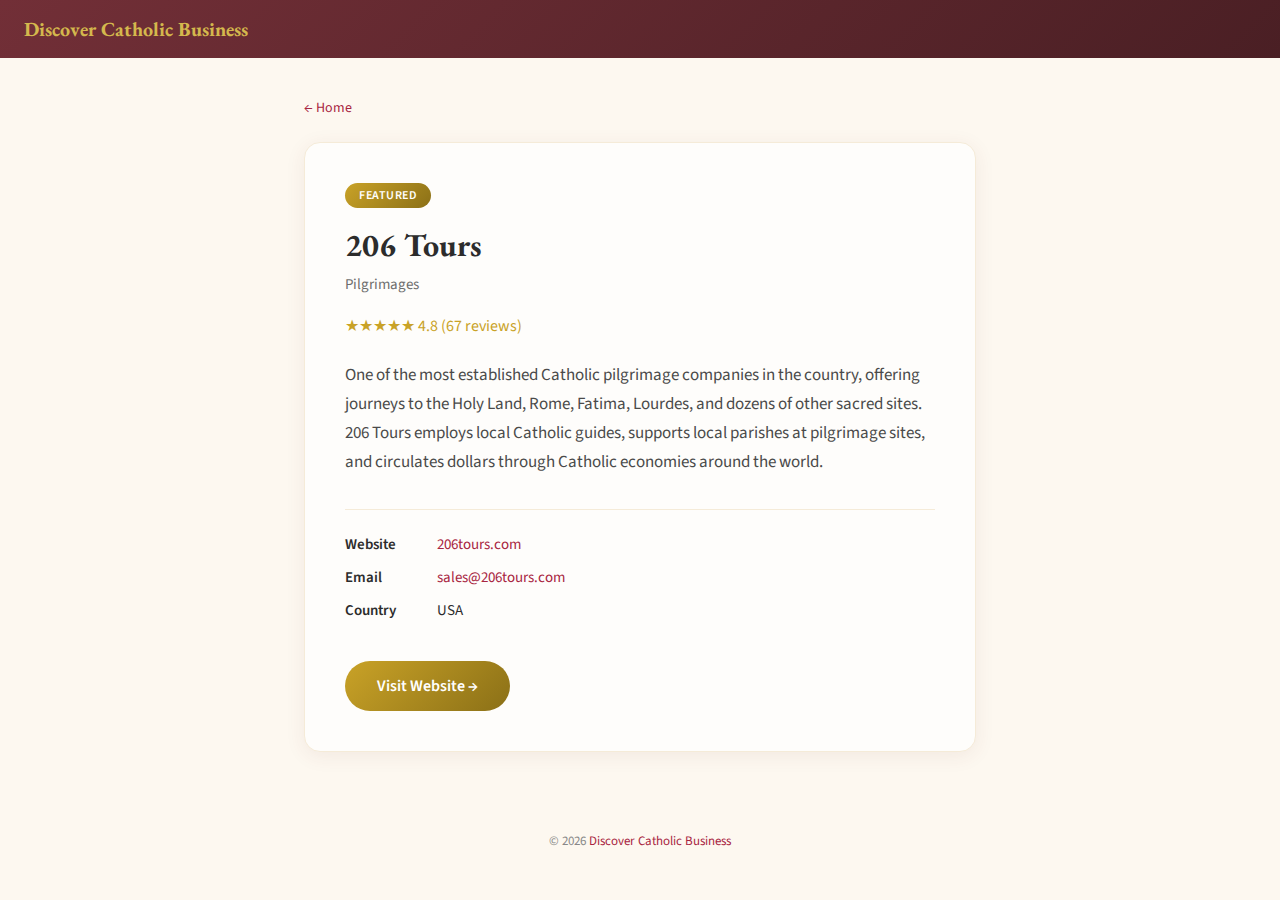
<file: 206-tours.html>
<!DOCTYPE html>
<html lang="en">
<head>
    <meta charset="UTF-8">
    <meta name="viewport" content="width=device-width, initial-scale=1.0">
    <title>206 Tours — Catholic Pilgrimages | Discover Catholic Business</title>
    <meta name="description" content="Catholic pilgrimage and travel company offering journeys to the Holy Land, Rome, Fatima, Lourdes, and more. Find 206 Tours on Discover Catholic Business.">
    <link rel="preconnect" href="https://fonts.googleapis.com">
    <link rel="preconnect" href="https://fonts.gstatic.com" crossorigin>
    <link href="https://fonts.googleapis.com/css2?family=EB+Garamond:wght@400;500;600;700&family=Source+Sans+3:wght@300;400;500;600&display=swap" rel="stylesheet">
    <style>
        * { margin: 0; padding: 0; box-sizing: border-box; }
        body { font-family: 'Source Sans 3', -apple-system, BlinkMacSystemFont, 'Segoe UI', Roboto, sans-serif; color: #2c2c2c; background: #fdf8f0; -webkit-font-smoothing: antialiased; }
        h1, h2, h3, .font-serif { font-family: 'EB Garamond', Georgia, 'Times New Roman', serif; }
        .header { background: linear-gradient(135deg, #722f37 0%, #4a1f24 100%); padding: 16px 24px; }
        .header a { color: #d4b84d; text-decoration: none; font-family: 'EB Garamond', Georgia, serif; font-weight: 700; font-size: 20px; }
        .header a:hover { color: #e8d59a; }
        .container { max-width: 720px; margin: 40px auto; padding: 0 24px; }
        .breadcrumb { font-size: 14px; color: #6d6d6d; margin-bottom: 24px; }
        .breadcrumb a { color: #a82541; text-decoration: none; }
        .breadcrumb a:hover { text-decoration: underline; color: #722f37; }
        .card { background: #fefdfb; border-radius: 16px; box-shadow: 0 4px 20px rgba(114, 47, 55, 0.08); padding: 40px; border: 1px solid #f5ebd8; transition: all 0.3s ease; }
        .card:hover { box-shadow: 0 8px 40px rgba(114, 47, 55, 0.12); border-color: #c9a227; }
        .badge { display: inline-block; background: linear-gradient(135deg, #c9a227 0%, #8b7017 100%); color: #fff; font-size: 12px; font-weight: 600; padding: 4px 14px; border-radius: 9999px; text-transform: uppercase; letter-spacing: 0.5px; margin-bottom: 16px; }
        h1 { font-size: 32px; margin-bottom: 8px; color: #2c2c2c; }
        .category { color: #6d6d6d; font-size: 15px; margin-bottom: 20px; text-transform: capitalize; }
        .rating { color: #c9a227; font-size: 16px; margin-bottom: 24px; }
        .description { font-size: 17px; line-height: 1.7; color: #4a4a4a; margin-bottom: 32px; }
        .details { border-top: 1px solid #f5ebd8; padding-top: 24px; }
        .detail-row { display: flex; align-items: baseline; gap: 12px; margin-bottom: 12px; font-size: 15px; }
        .detail-label { font-weight: 600; color: #2c2c2c; min-width: 80px; }
        .detail-value a { color: #a82541; text-decoration: none; }
        .detail-value a:hover { text-decoration: underline; color: #722f37; }
        .visit-btn { display: inline-block; margin-top: 28px; background: linear-gradient(135deg, #c9a227 0%, #8b7017 100%); color: #fff; padding: 14px 32px; border-radius: 9999px; text-decoration: none; font-weight: 600; font-size: 16px; transition: all 0.3s ease; }
        .visit-btn:hover { opacity: 0.9; transform: translateY(-1px); }
        .footer { text-align: center; padding: 40px 24px; color: #888; font-size: 13px; }
        .footer a { color: #a82541; text-decoration: none; }
    </style>
</head>
<body>
    <div class="header">
        <a href="https://discovercatholicbusiness.com">Discover Catholic Business</a>
    </div>
    <div class="container">
        <div class="breadcrumb">
            <a href="https://discovercatholicbusiness.com">&larr; Home</a>
        </div>
        <div class="card">
            <span class="badge">Featured</span>
            <h1>206 Tours</h1>
            <div class="category">Pilgrimages</div>
            <div class="rating">&#9733;&#9733;&#9733;&#9733;&#9733; 4.8 (67 reviews)</div>
            <div class="description">
                One of the most established Catholic pilgrimage companies in the country, offering journeys to the Holy Land, Rome, Fatima, Lourdes, and dozens of other sacred sites. 206 Tours employs local Catholic guides, supports local parishes at pilgrimage sites, and circulates dollars through Catholic economies around the world.
            </div>
            <div class="details">
                <div class="detail-row">
                    <span class="detail-label">Website</span>
                    <span class="detail-value"><a href="https://www.206tours.com/" target="_blank" rel="noopener">206tours.com</a></span>
                </div>
                <div class="detail-row">
                    <span class="detail-label">Email</span>
                    <span class="detail-value"><a href="mailto:sales@206tours.com">sales@206tours.com</a></span>
                </div>
                <div class="detail-row">
                    <span class="detail-label">Country</span>
                    <span class="detail-value">USA</span>
                </div>
            </div>
            <a class="visit-btn" href="https://www.206tours.com/" target="_blank" rel="noopener">Visit Website &rarr;</a>
        </div>
    </div>
    <div class="footer">
        &copy; 2026 <a href="https://discovercatholicbusiness.com">Discover Catholic Business</a>
    </div>
</body>
</html>
</file>
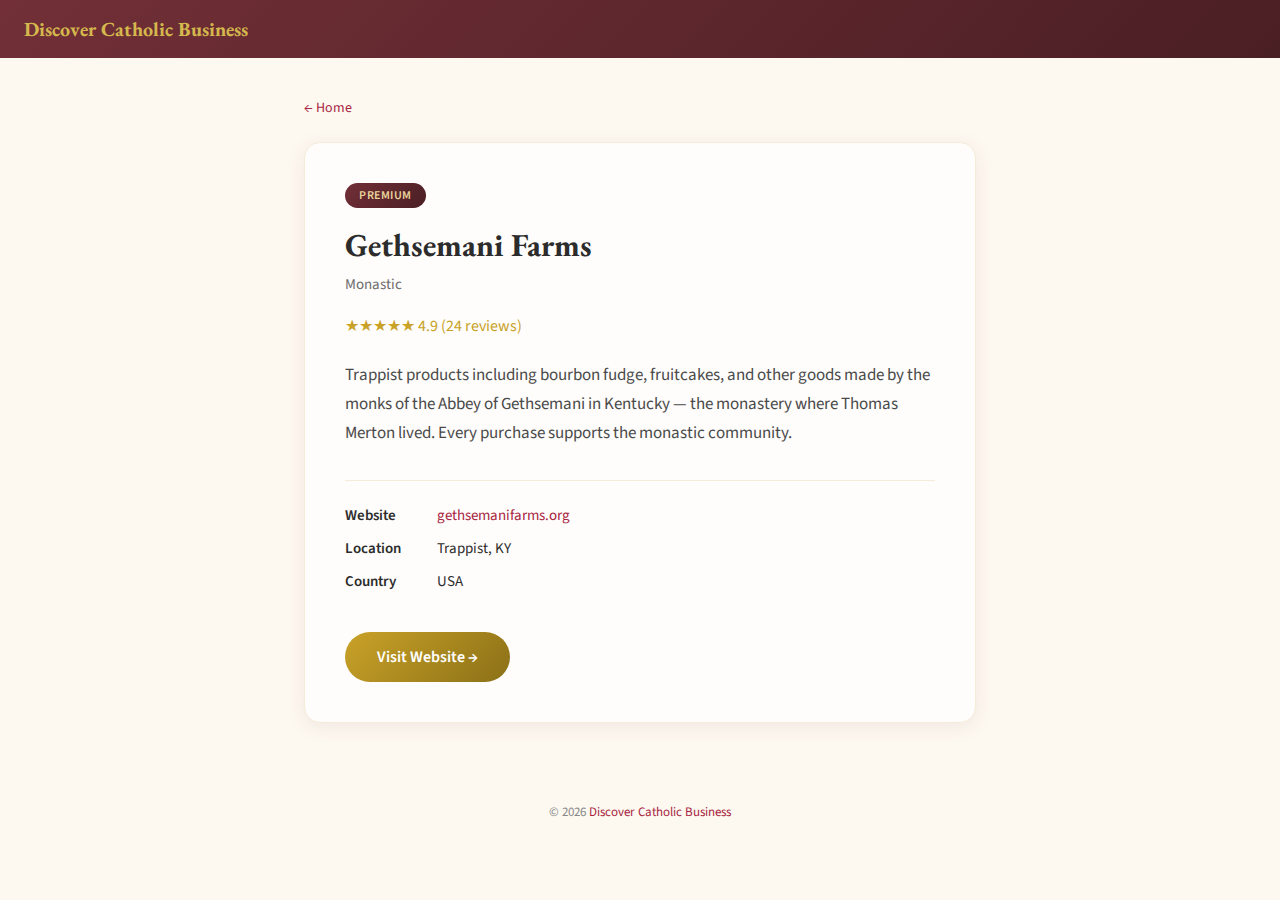
<file: gethsemani-farms.html>
<!DOCTYPE html>
<html lang="en">
<head>
    <meta charset="UTF-8">
    <meta name="viewport" content="width=device-width, initial-scale=1.0">
    <title>Gethsemani Farms | Discover Catholic Business</title>
    <meta name="description" content="Trappist products including coffee and food items made by monks at the Abbey of Gethsemani. Find Gethsemani Farms on Discover Catholic Business.">
    <link rel="preconnect" href="https://fonts.googleapis.com">
    <link rel="preconnect" href="https://fonts.gstatic.com" crossorigin>
    <link href="https://fonts.googleapis.com/css2?family=EB+Garamond:wght@400;500;600;700&family=Source+Sans+3:wght@300;400;500;600&display=swap" rel="stylesheet">
    <style>
        * { margin: 0; padding: 0; box-sizing: border-box; }
        body { font-family: 'Source Sans 3', -apple-system, BlinkMacSystemFont, 'Segoe UI', Roboto, sans-serif; color: #2c2c2c; background: #fdf8f0; -webkit-font-smoothing: antialiased; }
        h1, h2, h3, .font-serif { font-family: 'EB Garamond', Georgia, 'Times New Roman', serif; }
        .header { background: linear-gradient(135deg, #722f37 0%, #4a1f24 100%); padding: 16px 24px; }
        .header a { color: #d4b84d; text-decoration: none; font-family: 'EB Garamond', Georgia, serif; font-weight: 700; font-size: 20px; }
        .header a:hover { color: #e8d59a; }
        .container { max-width: 720px; margin: 40px auto; padding: 0 24px; }
        .breadcrumb { font-size: 14px; color: #6d6d6d; margin-bottom: 24px; }
        .breadcrumb a { color: #a82541; text-decoration: none; }
        .breadcrumb a:hover { text-decoration: underline; color: #722f37; }
        .card { background: #fefdfb; border-radius: 16px; box-shadow: 0 4px 20px rgba(114, 47, 55, 0.08); padding: 40px; border: 1px solid #f5ebd8; transition: all 0.3s ease; }
        .card:hover { box-shadow: 0 8px 40px rgba(114, 47, 55, 0.12); border-color: #c9a227; }
        .badge { display: inline-block; font-size: 12px; font-weight: 600; padding: 4px 14px; border-radius: 9999px; text-transform: uppercase; letter-spacing: 0.5px; margin-bottom: 16px; }
        .badge.premium { background: linear-gradient(135deg, #722f37 0%, #4a1f24 100%); color: #e8d59a; }
        h1 { font-size: 32px; margin-bottom: 8px; color: #2c2c2c; }
        .category { color: #6d6d6d; font-size: 15px; margin-bottom: 20px; text-transform: capitalize; }
        .rating { color: #c9a227; font-size: 16px; margin-bottom: 24px; }
        .description { font-size: 17px; line-height: 1.7; color: #4a4a4a; margin-bottom: 32px; }
        .details { border-top: 1px solid #f5ebd8; padding-top: 24px; }
        .detail-row { display: flex; align-items: baseline; gap: 12px; margin-bottom: 12px; font-size: 15px; }
        .detail-label { font-weight: 600; color: #2c2c2c; min-width: 80px; }
        .detail-value a { color: #a82541; text-decoration: none; }
        .detail-value a:hover { text-decoration: underline; color: #722f37; }
        .visit-btn { display: inline-block; margin-top: 28px; background: linear-gradient(135deg, #c9a227 0%, #8b7017 100%); color: #fff; padding: 14px 32px; border-radius: 9999px; text-decoration: none; font-weight: 600; font-size: 16px; transition: all 0.3s ease; }
        .visit-btn:hover { opacity: 0.9; transform: translateY(-1px); }
        .footer { text-align: center; padding: 40px 24px; color: #888; font-size: 13px; }
        .footer a { color: #a82541; text-decoration: none; }
    </style>
</head>
<body>
    <div class="header">
        <a href="https://discovercatholicbusiness.com">Discover Catholic Business</a>
    </div>
    <div class="container">
        <div class="breadcrumb">
            <a href="https://discovercatholicbusiness.com">&larr; Home</a>
        </div>
        <div class="card">
            <span class="badge premium">Premium</span>
            <h1>Gethsemani Farms</h1>
            <div class="category">Monastic</div>
            <div class="rating">&#9733;&#9733;&#9733;&#9733;&#9733; 4.9 (24 reviews)</div>
            <div class="description">
                Trappist products including bourbon fudge, fruitcakes, and other goods made by the monks of the Abbey of Gethsemani in Kentucky — the monastery where Thomas Merton lived. Every purchase supports the monastic community.
            </div>
            <div class="details">
                <div class="detail-row">
                    <span class="detail-label">Website</span>
                    <span class="detail-value"><a href="https://www.gethsemanifarms.org/" target="_blank" rel="noopener">gethsemanifarms.org</a></span>
                </div>
                <div class="detail-row">
                    <span class="detail-label">Location</span>
                    <span class="detail-value">Trappist, KY</span>
                </div>
                <div class="detail-row">
                    <span class="detail-label">Country</span>
                    <span class="detail-value">USA</span>
                </div>
            </div>
            <a class="visit-btn" href="https://www.gethsemanifarms.org/" target="_blank" rel="noopener">Visit Website &rarr;</a>
        </div>
    </div>
    <div class="footer">
        &copy; 2026 <a href="https://discovercatholicbusiness.com">Discover Catholic Business</a>
    </div>
</body>
</html>
</file>
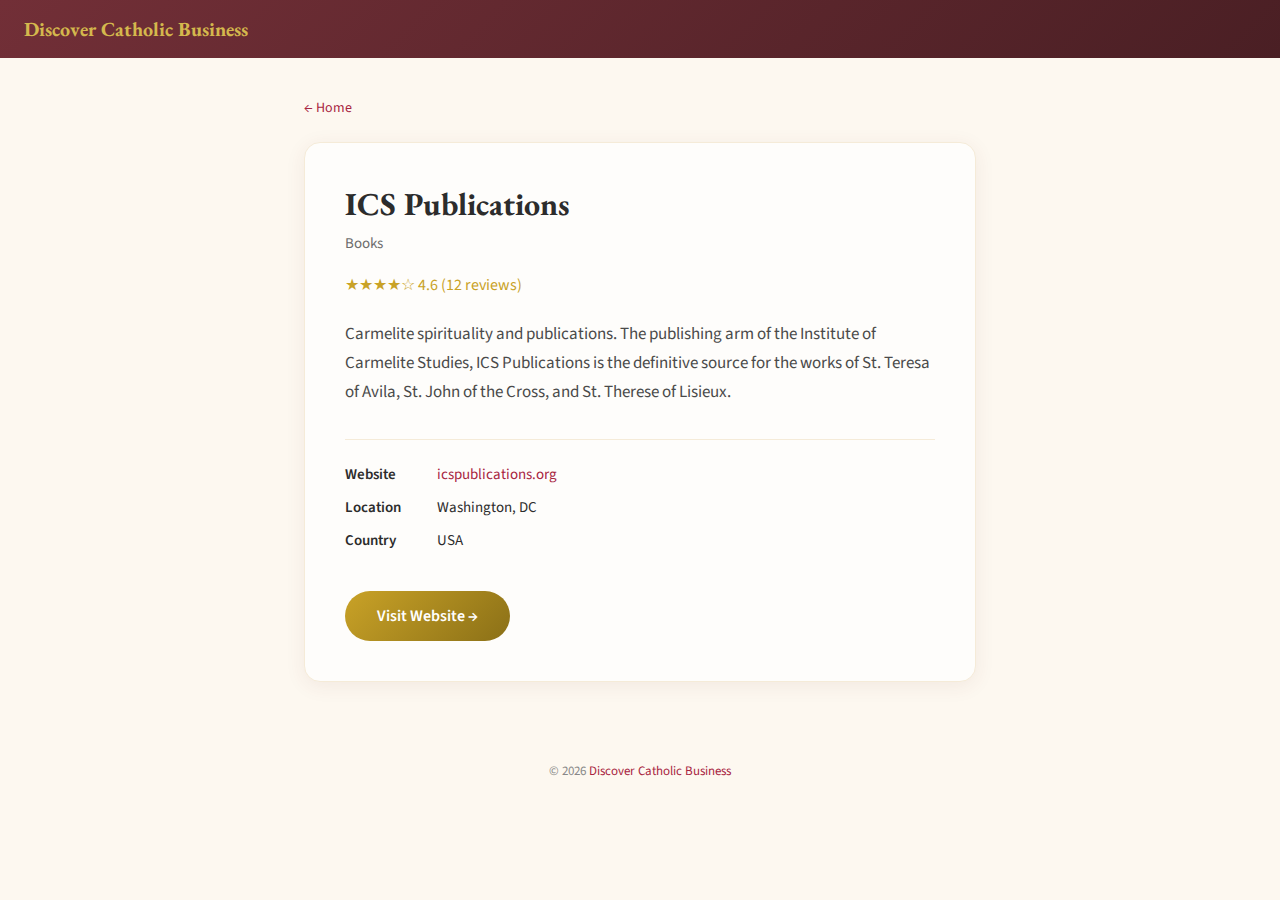
<file: ics-publications.html>
<!DOCTYPE html>
<html lang="en">
<head>
    <meta charset="UTF-8">
    <meta name="viewport" content="width=device-width, initial-scale=1.0">
    <title>ICS Publications | Discover Catholic Business</title>
    <meta name="description" content="Carmelite spirituality and publications. Find ICS Publications on Discover Catholic Business.">
    <link rel="preconnect" href="https://fonts.googleapis.com">
    <link rel="preconnect" href="https://fonts.gstatic.com" crossorigin>
    <link href="https://fonts.googleapis.com/css2?family=EB+Garamond:wght@400;500;600;700&family=Source+Sans+3:wght@300;400;500;600&display=swap" rel="stylesheet">
    <style>
        * { margin: 0; padding: 0; box-sizing: border-box; }
        body { font-family: 'Source Sans 3', -apple-system, BlinkMacSystemFont, 'Segoe UI', Roboto, sans-serif; color: #2c2c2c; background: #fdf8f0; -webkit-font-smoothing: antialiased; }
        h1, h2, h3, .font-serif { font-family: 'EB Garamond', Georgia, 'Times New Roman', serif; }
        .header { background: linear-gradient(135deg, #722f37 0%, #4a1f24 100%); padding: 16px 24px; }
        .header a { color: #d4b84d; text-decoration: none; font-family: 'EB Garamond', Georgia, serif; font-weight: 700; font-size: 20px; }
        .header a:hover { color: #e8d59a; }
        .container { max-width: 720px; margin: 40px auto; padding: 0 24px; }
        .breadcrumb { font-size: 14px; color: #6d6d6d; margin-bottom: 24px; }
        .breadcrumb a { color: #a82541; text-decoration: none; }
        .breadcrumb a:hover { text-decoration: underline; color: #722f37; }
        .card { background: #fefdfb; border-radius: 16px; box-shadow: 0 4px 20px rgba(114, 47, 55, 0.08); padding: 40px; border: 1px solid #f5ebd8; transition: all 0.3s ease; }
        .card:hover { box-shadow: 0 8px 40px rgba(114, 47, 55, 0.12); border-color: #c9a227; }
        h1 { font-size: 32px; margin-bottom: 8px; color: #2c2c2c; }
        .category { color: #6d6d6d; font-size: 15px; margin-bottom: 20px; text-transform: capitalize; }
        .rating { color: #c9a227; font-size: 16px; margin-bottom: 24px; }
        .description { font-size: 17px; line-height: 1.7; color: #4a4a4a; margin-bottom: 32px; }
        .details { border-top: 1px solid #f5ebd8; padding-top: 24px; }
        .detail-row { display: flex; align-items: baseline; gap: 12px; margin-bottom: 12px; font-size: 15px; }
        .detail-label { font-weight: 600; color: #2c2c2c; min-width: 80px; }
        .detail-value a { color: #a82541; text-decoration: none; }
        .detail-value a:hover { text-decoration: underline; color: #722f37; }
        .visit-btn { display: inline-block; margin-top: 28px; background: linear-gradient(135deg, #c9a227 0%, #8b7017 100%); color: #fff; padding: 14px 32px; border-radius: 9999px; text-decoration: none; font-weight: 600; font-size: 16px; transition: all 0.3s ease; }
        .visit-btn:hover { opacity: 0.9; transform: translateY(-1px); }
        .footer { text-align: center; padding: 40px 24px; color: #888; font-size: 13px; }
        .footer a { color: #a82541; text-decoration: none; }
    </style>
</head>
<body>
    <div class="header">
        <a href="https://discovercatholicbusiness.com">Discover Catholic Business</a>
    </div>
    <div class="container">
        <div class="breadcrumb">
            <a href="https://discovercatholicbusiness.com">&larr; Home</a>
        </div>
        <div class="card">
            <h1>ICS Publications</h1>
            <div class="category">Books</div>
            <div class="rating">&#9733;&#9733;&#9733;&#9733;&#9734; 4.6 (12 reviews)</div>
            <div class="description">
                Carmelite spirituality and publications. The publishing arm of the Institute of Carmelite Studies, ICS Publications is the definitive source for the works of St. Teresa of Avila, St. John of the Cross, and St. Therese of Lisieux.
            </div>
            <div class="details">
                <div class="detail-row">
                    <span class="detail-label">Website</span>
                    <span class="detail-value"><a href="https://www.icspublications.org/" target="_blank" rel="noopener">icspublications.org</a></span>
                </div>
                <div class="detail-row">
                    <span class="detail-label">Location</span>
                    <span class="detail-value">Washington, DC</span>
                </div>
                <div class="detail-row">
                    <span class="detail-label">Country</span>
                    <span class="detail-value">USA</span>
                </div>
            </div>
            <a class="visit-btn" href="https://www.icspublications.org/" target="_blank" rel="noopener">Visit Website &rarr;</a>
        </div>
    </div>
    <div class="footer">
        &copy; 2026 <a href="https://discovercatholicbusiness.com">Discover Catholic Business</a>
    </div>
</body>
</html>
</file>
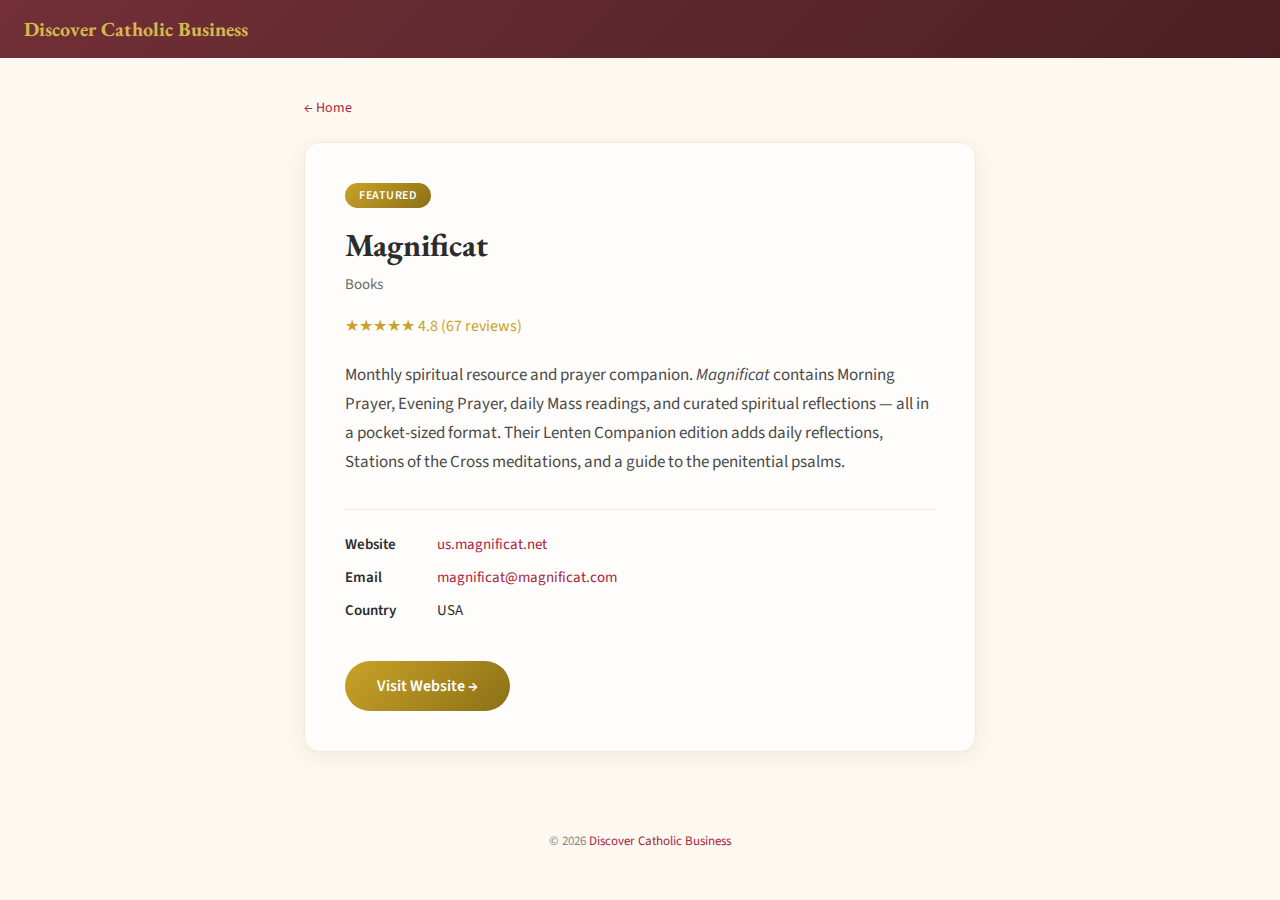
<file: magnificat.html>
<!DOCTYPE html>
<html lang="en">
<head>
    <meta charset="UTF-8">
    <meta name="viewport" content="width=device-width, initial-scale=1.0">
    <title>Magnificat | Discover Catholic Business</title>
    <meta name="description" content="Monthly spiritual resource and prayer companion. Find Magnificat on Discover Catholic Business.">
    <link rel="preconnect" href="https://fonts.googleapis.com">
    <link rel="preconnect" href="https://fonts.gstatic.com" crossorigin>
    <link href="https://fonts.googleapis.com/css2?family=EB+Garamond:wght@400;500;600;700&family=Source+Sans+3:wght@300;400;500;600&display=swap" rel="stylesheet">
    <style>
        * { margin: 0; padding: 0; box-sizing: border-box; }
        body { font-family: 'Source Sans 3', -apple-system, BlinkMacSystemFont, 'Segoe UI', Roboto, sans-serif; color: #2c2c2c; background: #fdf8f0; -webkit-font-smoothing: antialiased; }
        h1, h2, h3, .font-serif { font-family: 'EB Garamond', Georgia, 'Times New Roman', serif; }
        .header { background: linear-gradient(135deg, #722f37 0%, #4a1f24 100%); padding: 16px 24px; }
        .header a { color: #d4b84d; text-decoration: none; font-family: 'EB Garamond', Georgia, serif; font-weight: 700; font-size: 20px; }
        .header a:hover { color: #e8d59a; }
        .container { max-width: 720px; margin: 40px auto; padding: 0 24px; }
        .breadcrumb { font-size: 14px; color: #6d6d6d; margin-bottom: 24px; }
        .breadcrumb a { color: #a82541; text-decoration: none; }
        .breadcrumb a:hover { text-decoration: underline; color: #722f37; }
        .card { background: #fefdfb; border-radius: 16px; box-shadow: 0 4px 20px rgba(114, 47, 55, 0.08); padding: 40px; border: 1px solid #f5ebd8; transition: all 0.3s ease; }
        .card:hover { box-shadow: 0 8px 40px rgba(114, 47, 55, 0.12); border-color: #c9a227; }
        .badge { display: inline-block; background: linear-gradient(135deg, #c9a227 0%, #8b7017 100%); color: #fff; font-size: 12px; font-weight: 600; padding: 4px 14px; border-radius: 9999px; text-transform: uppercase; letter-spacing: 0.5px; margin-bottom: 16px; }
        h1 { font-size: 32px; margin-bottom: 8px; color: #2c2c2c; }
        .category { color: #6d6d6d; font-size: 15px; margin-bottom: 20px; text-transform: capitalize; }
        .rating { color: #c9a227; font-size: 16px; margin-bottom: 24px; }
        .description { font-size: 17px; line-height: 1.7; color: #4a4a4a; margin-bottom: 32px; }
        .details { border-top: 1px solid #f5ebd8; padding-top: 24px; }
        .detail-row { display: flex; align-items: baseline; gap: 12px; margin-bottom: 12px; font-size: 15px; }
        .detail-label { font-weight: 600; color: #2c2c2c; min-width: 80px; }
        .detail-value a { color: #a82541; text-decoration: none; }
        .detail-value a:hover { text-decoration: underline; color: #722f37; }
        .visit-btn { display: inline-block; margin-top: 28px; background: linear-gradient(135deg, #c9a227 0%, #8b7017 100%); color: #fff; padding: 14px 32px; border-radius: 9999px; text-decoration: none; font-weight: 600; font-size: 16px; transition: all 0.3s ease; }
        .visit-btn:hover { opacity: 0.9; transform: translateY(-1px); }
        .footer { text-align: center; padding: 40px 24px; color: #888; font-size: 13px; }
        .footer a { color: #a82541; text-decoration: none; }
    </style>
</head>
<body>
    <div class="header">
        <a href="https://discovercatholicbusiness.com">Discover Catholic Business</a>
    </div>
    <div class="container">
        <div class="breadcrumb">
            <a href="https://discovercatholicbusiness.com">&larr; Home</a>
        </div>
        <div class="card">
            <span class="badge">Featured</span>
            <h1>Magnificat</h1>
            <div class="category">Books</div>
            <div class="rating">&#9733;&#9733;&#9733;&#9733;&#9733; 4.8 (67 reviews)</div>
            <div class="description">
                Monthly spiritual resource and prayer companion. <em>Magnificat</em> contains Morning Prayer, Evening Prayer, daily Mass readings, and curated spiritual reflections — all in a pocket-sized format. Their Lenten Companion edition adds daily reflections, Stations of the Cross meditations, and a guide to the penitential psalms.
            </div>
            <div class="details">
                <div class="detail-row">
                    <span class="detail-label">Website</span>
                    <span class="detail-value"><a href="https://us.magnificat.net/" target="_blank" rel="noopener">us.magnificat.net</a></span>
                </div>
                <div class="detail-row">
                    <span class="detail-label">Email</span>
                    <span class="detail-value"><a href="mailto:magnificat@magnificat.com">magnificat@magnificat.com</a></span>
                </div>
                <div class="detail-row">
                    <span class="detail-label">Country</span>
                    <span class="detail-value">USA</span>
                </div>
            </div>
            <a class="visit-btn" href="https://us.magnificat.net/" target="_blank" rel="noopener">Visit Website &rarr;</a>
        </div>
    </div>
    <div class="footer">
        &copy; 2026 <a href="https://discovercatholicbusiness.com">Discover Catholic Business</a>
    </div>
</body>
</html>
</file>
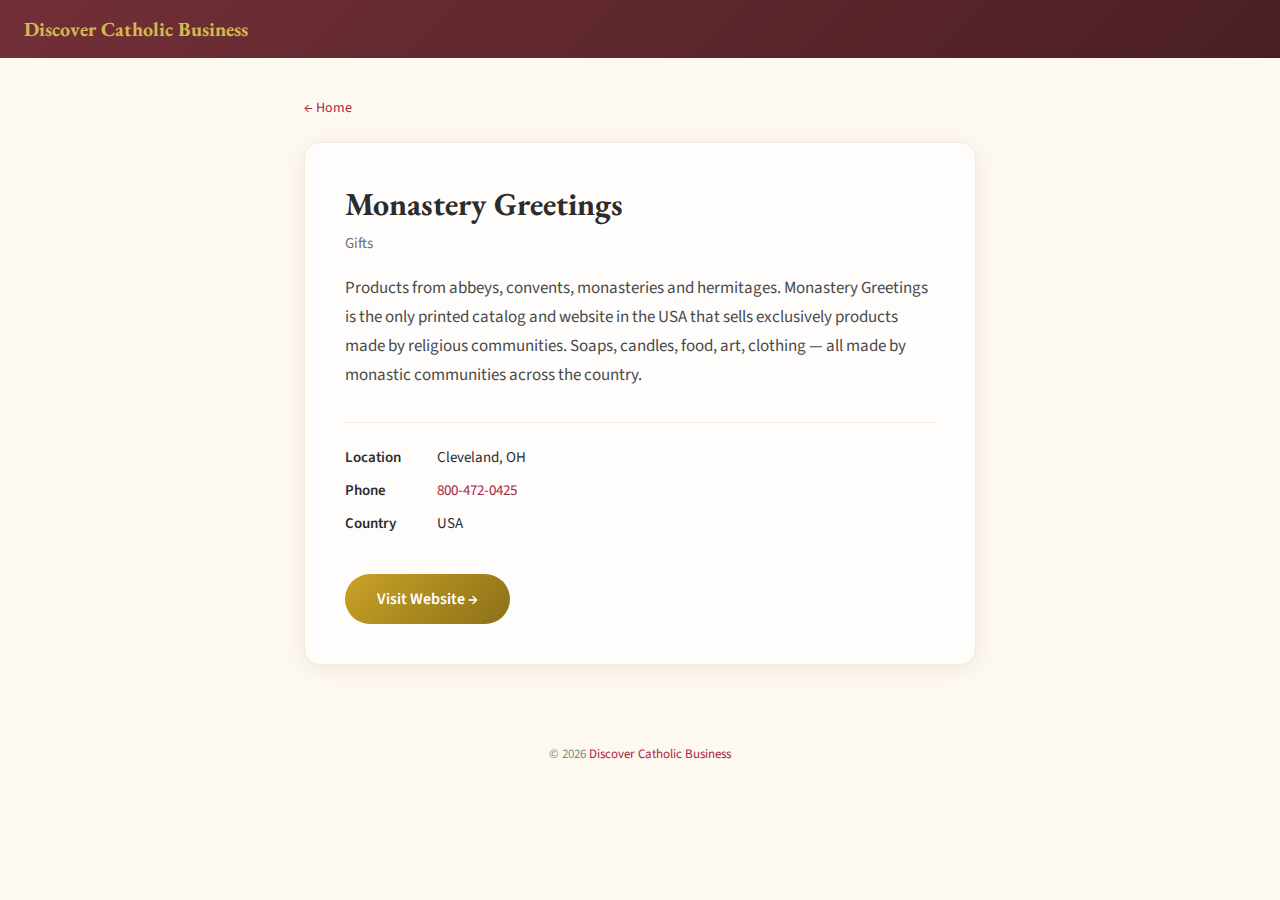
<file: monastery-greetings.html>
<!DOCTYPE html>
<html lang="en">
<head>
    <meta charset="UTF-8">
    <meta name="viewport" content="width=device-width, initial-scale=1.0">
    <title>Monastery Greetings | Discover Catholic Business</title>
    <meta name="description" content="Products from abbeys, convents, monasteries and hermitages. The only printed catalog and website in the USA selling exclusively monastic products. Find Monastery Greetings on Discover Catholic Business.">
    <link rel="preconnect" href="https://fonts.googleapis.com">
    <link rel="preconnect" href="https://fonts.gstatic.com" crossorigin>
    <link href="https://fonts.googleapis.com/css2?family=EB+Garamond:wght@400;500;600;700&family=Source+Sans+3:wght@300;400;500;600&display=swap" rel="stylesheet">
    <style>
        * { margin: 0; padding: 0; box-sizing: border-box; }
        body { font-family: 'Source Sans 3', -apple-system, BlinkMacSystemFont, 'Segoe UI', Roboto, sans-serif; color: #2c2c2c; background: #fdf8f0; -webkit-font-smoothing: antialiased; }
        h1, h2, h3, .font-serif { font-family: 'EB Garamond', Georgia, 'Times New Roman', serif; }
        .header { background: linear-gradient(135deg, #722f37 0%, #4a1f24 100%); padding: 16px 24px; }
        .header a { color: #d4b84d; text-decoration: none; font-family: 'EB Garamond', Georgia, serif; font-weight: 700; font-size: 20px; }
        .header a:hover { color: #e8d59a; }
        .container { max-width: 720px; margin: 40px auto; padding: 0 24px; }
        .breadcrumb { font-size: 14px; color: #6d6d6d; margin-bottom: 24px; }
        .breadcrumb a { color: #a82541; text-decoration: none; }
        .breadcrumb a:hover { text-decoration: underline; color: #722f37; }
        .card { background: #fefdfb; border-radius: 16px; box-shadow: 0 4px 20px rgba(114, 47, 55, 0.08); padding: 40px; border: 1px solid #f5ebd8; transition: all 0.3s ease; }
        .card:hover { box-shadow: 0 8px 40px rgba(114, 47, 55, 0.12); border-color: #c9a227; }
        h1 { font-size: 32px; margin-bottom: 8px; color: #2c2c2c; }
        .category { color: #6d6d6d; font-size: 15px; margin-bottom: 20px; text-transform: capitalize; }
        .description { font-size: 17px; line-height: 1.7; color: #4a4a4a; margin-bottom: 32px; }
        .details { border-top: 1px solid #f5ebd8; padding-top: 24px; }
        .detail-row { display: flex; align-items: baseline; gap: 12px; margin-bottom: 12px; font-size: 15px; }
        .detail-label { font-weight: 600; color: #2c2c2c; min-width: 80px; }
        .detail-value a { color: #a82541; text-decoration: none; }
        .detail-value a:hover { text-decoration: underline; color: #722f37; }
        .visit-btn { display: inline-block; margin-top: 28px; background: linear-gradient(135deg, #c9a227 0%, #8b7017 100%); color: #fff; padding: 14px 32px; border-radius: 9999px; text-decoration: none; font-weight: 600; font-size: 16px; transition: all 0.3s ease; }
        .visit-btn:hover { opacity: 0.9; transform: translateY(-1px); }
        .footer { text-align: center; padding: 40px 24px; color: #888; font-size: 13px; }
        .footer a { color: #a82541; text-decoration: none; }
    </style>
</head>
<body>
    <div class="header">
        <a href="https://discovercatholicbusiness.com">Discover Catholic Business</a>
    </div>
    <div class="container">
        <div class="breadcrumb">
            <a href="https://discovercatholicbusiness.com">&larr; Home</a>
        </div>
        <div class="card">
            <h1>Monastery Greetings</h1>
            <div class="category">Gifts</div>
            <div class="description">
                Products from abbeys, convents, monasteries and hermitages. Monastery Greetings is the only printed catalog and website in the USA that sells exclusively products made by religious communities. Soaps, candles, food, art, clothing — all made by monastic communities across the country.
            </div>
            <div class="details">
                <div class="detail-row">
                    <span class="detail-label">Location</span>
                    <span class="detail-value">Cleveland, OH</span>
                </div>
                <div class="detail-row">
                    <span class="detail-label">Phone</span>
                    <span class="detail-value"><a href="tel:800-472-0425">800-472-0425</a></span>
                </div>
                <div class="detail-row">
                    <span class="detail-label">Country</span>
                    <span class="detail-value">USA</span>
                </div>
            </div>
            <a class="visit-btn" href="https://www.monasterygreetings.com/" target="_blank" rel="noopener">Visit Website &rarr;</a>
        </div>
    </div>
    <div class="footer">
        &copy; 2026 <a href="https://discovercatholicbusiness.com">Discover Catholic Business</a>
    </div>
</body>
</html>
</file>
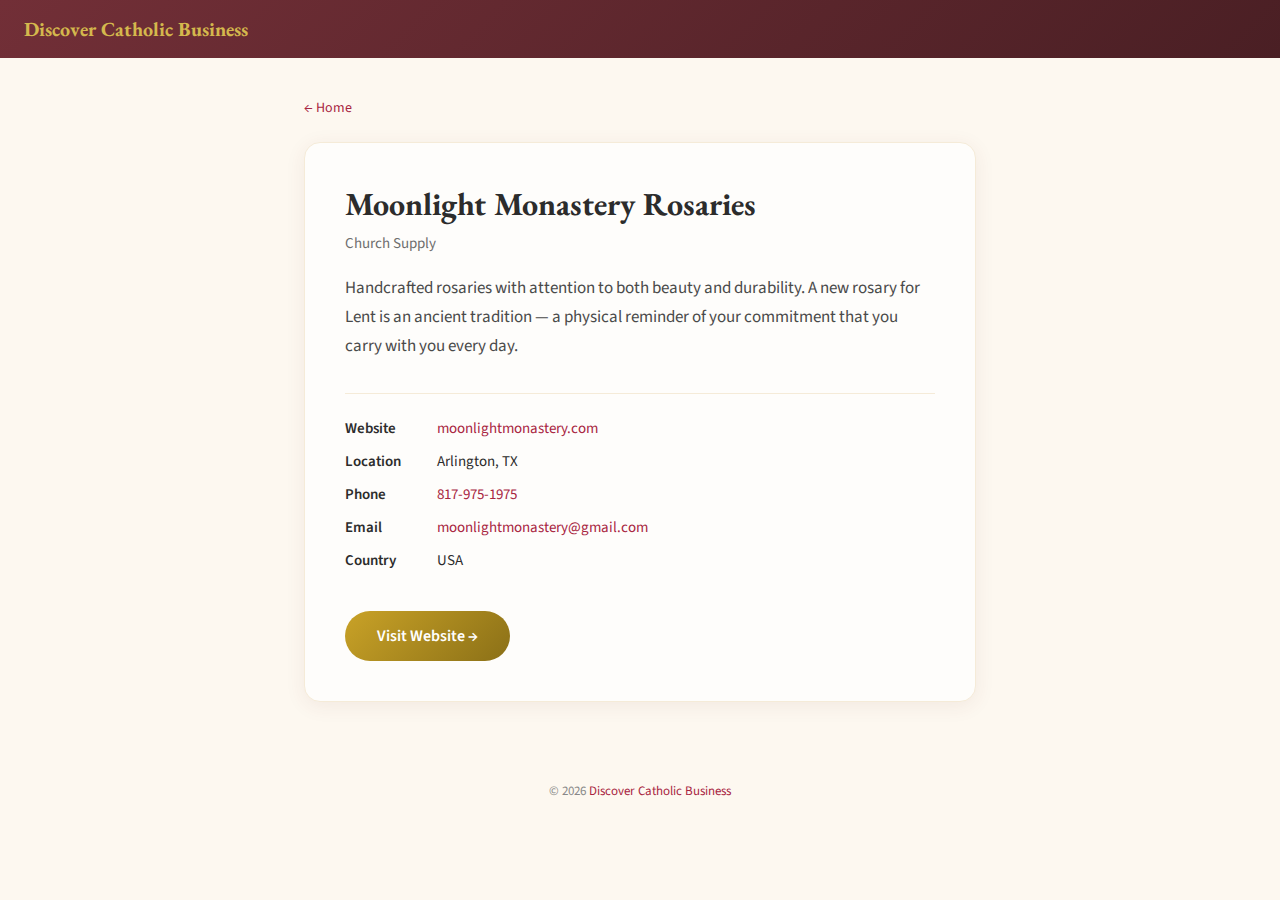
<file: moonlight-monastery-rosaries.html>
<!DOCTYPE html>
<html lang="en">
<head>
    <meta charset="UTF-8">
    <meta name="viewport" content="width=device-width, initial-scale=1.0">
    <title>Moonlight Monastery Rosaries | Discover Catholic Business</title>
    <meta name="description" content="Handcrafted rosaries with attention to beauty and durability. Find Moonlight Monastery Rosaries on Discover Catholic Business.">
    <link rel="preconnect" href="https://fonts.googleapis.com">
    <link rel="preconnect" href="https://fonts.gstatic.com" crossorigin>
    <link href="https://fonts.googleapis.com/css2?family=EB+Garamond:wght@400;500;600;700&family=Source+Sans+3:wght@300;400;500;600&display=swap" rel="stylesheet">
    <style>
        * { margin: 0; padding: 0; box-sizing: border-box; }
        body { font-family: 'Source Sans 3', -apple-system, BlinkMacSystemFont, 'Segoe UI', Roboto, sans-serif; color: #2c2c2c; background: #fdf8f0; -webkit-font-smoothing: antialiased; }
        h1, h2, h3, .font-serif { font-family: 'EB Garamond', Georgia, 'Times New Roman', serif; }
        .header { background: linear-gradient(135deg, #722f37 0%, #4a1f24 100%); padding: 16px 24px; }
        .header a { color: #d4b84d; text-decoration: none; font-family: 'EB Garamond', Georgia, serif; font-weight: 700; font-size: 20px; }
        .header a:hover { color: #e8d59a; }
        .container { max-width: 720px; margin: 40px auto; padding: 0 24px; }
        .breadcrumb { font-size: 14px; color: #6d6d6d; margin-bottom: 24px; }
        .breadcrumb a { color: #a82541; text-decoration: none; }
        .breadcrumb a:hover { text-decoration: underline; color: #722f37; }
        .card { background: #fefdfb; border-radius: 16px; box-shadow: 0 4px 20px rgba(114, 47, 55, 0.08); padding: 40px; border: 1px solid #f5ebd8; transition: all 0.3s ease; }
        .card:hover { box-shadow: 0 8px 40px rgba(114, 47, 55, 0.12); border-color: #c9a227; }
        h1 { font-size: 32px; margin-bottom: 8px; color: #2c2c2c; }
        .category { color: #6d6d6d; font-size: 15px; margin-bottom: 20px; text-transform: capitalize; }
        .description { font-size: 17px; line-height: 1.7; color: #4a4a4a; margin-bottom: 32px; }
        .details { border-top: 1px solid #f5ebd8; padding-top: 24px; }
        .detail-row { display: flex; align-items: baseline; gap: 12px; margin-bottom: 12px; font-size: 15px; }
        .detail-label { font-weight: 600; color: #2c2c2c; min-width: 80px; }
        .detail-value a { color: #a82541; text-decoration: none; }
        .detail-value a:hover { text-decoration: underline; color: #722f37; }
        .visit-btn { display: inline-block; margin-top: 28px; background: linear-gradient(135deg, #c9a227 0%, #8b7017 100%); color: #fff; padding: 14px 32px; border-radius: 9999px; text-decoration: none; font-weight: 600; font-size: 16px; transition: all 0.3s ease; }
        .visit-btn:hover { opacity: 0.9; transform: translateY(-1px); }
        .footer { text-align: center; padding: 40px 24px; color: #888; font-size: 13px; }
        .footer a { color: #a82541; text-decoration: none; }
    </style>
</head>
<body>
    <div class="header">
        <a href="https://discovercatholicbusiness.com">Discover Catholic Business</a>
    </div>
    <div class="container">
        <div class="breadcrumb">
            <a href="https://discovercatholicbusiness.com">&larr; Home</a>
        </div>
        <div class="card">
            <h1>Moonlight Monastery Rosaries</h1>
            <div class="category">Church Supply</div>
            <div class="description">
                Handcrafted rosaries with attention to both beauty and durability. A new rosary for Lent is an ancient tradition — a physical reminder of your commitment that you carry with you every day.
            </div>
            <div class="details">
                <div class="detail-row">
                    <span class="detail-label">Website</span>
                    <span class="detail-value"><a href="https://www.moonlightmonastery.com/" target="_blank" rel="noopener">moonlightmonastery.com</a></span>
                </div>
                <div class="detail-row">
                    <span class="detail-label">Location</span>
                    <span class="detail-value">Arlington, TX</span>
                </div>
                <div class="detail-row">
                    <span class="detail-label">Phone</span>
                    <span class="detail-value"><a href="tel:817-975-1975">817-975-1975</a></span>
                </div>
                <div class="detail-row">
                    <span class="detail-label">Email</span>
                    <span class="detail-value"><a href="mailto:moonlightmonastery@gmail.com">moonlightmonastery@gmail.com</a></span>
                </div>
                <div class="detail-row">
                    <span class="detail-label">Country</span>
                    <span class="detail-value">USA</span>
                </div>
            </div>
            <a class="visit-btn" href="https://www.moonlightmonastery.com/" target="_blank" rel="noopener">Visit Website &rarr;</a>
        </div>
    </div>
    <div class="footer">
        &copy; 2026 <a href="https://discovercatholicbusiness.com">Discover Catholic Business</a>
    </div>
</body>
</html>
</file>
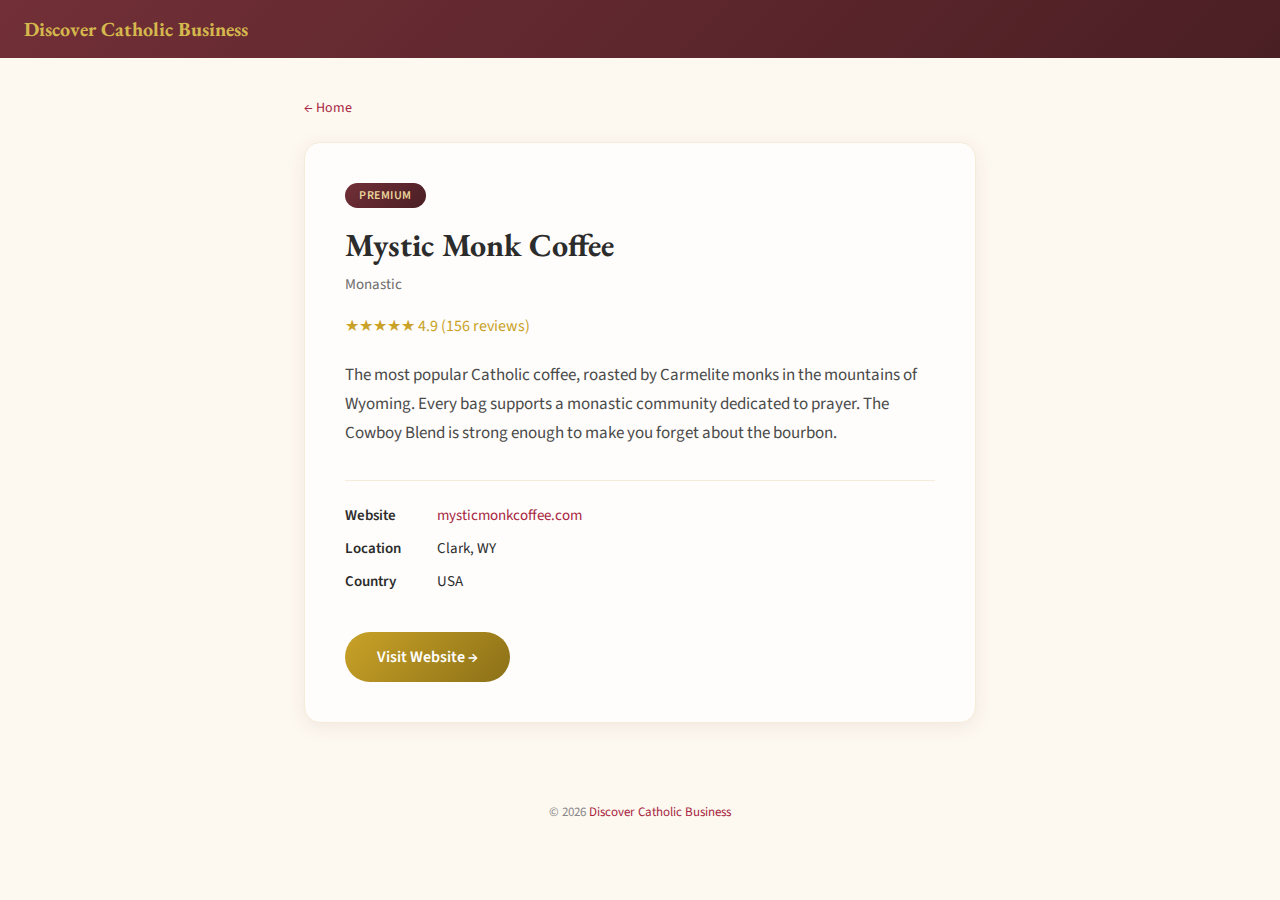
<file: mystic-monk-coffee.html>
<!DOCTYPE html>
<html lang="en">
<head>
    <meta charset="UTF-8">
    <meta name="viewport" content="width=device-width, initial-scale=1.0">
    <title>Mystic Monk Coffee | Discover Catholic Business</title>
    <meta name="description" content="The most popular Catholic coffee, roasted by Carmelite monks in Wyoming. Find Mystic Monk Coffee on Discover Catholic Business.">
    <link rel="preconnect" href="https://fonts.googleapis.com">
    <link rel="preconnect" href="https://fonts.gstatic.com" crossorigin>
    <link href="https://fonts.googleapis.com/css2?family=EB+Garamond:wght@400;500;600;700&family=Source+Sans+3:wght@300;400;500;600&display=swap" rel="stylesheet">
    <style>
        * { margin: 0; padding: 0; box-sizing: border-box; }
        body { font-family: 'Source Sans 3', -apple-system, BlinkMacSystemFont, 'Segoe UI', Roboto, sans-serif; color: #2c2c2c; background: #fdf8f0; -webkit-font-smoothing: antialiased; }
        h1, h2, h3, .font-serif { font-family: 'EB Garamond', Georgia, 'Times New Roman', serif; }
        .header { background: linear-gradient(135deg, #722f37 0%, #4a1f24 100%); padding: 16px 24px; }
        .header a { color: #d4b84d; text-decoration: none; font-family: 'EB Garamond', Georgia, serif; font-weight: 700; font-size: 20px; }
        .header a:hover { color: #e8d59a; }
        .container { max-width: 720px; margin: 40px auto; padding: 0 24px; }
        .breadcrumb { font-size: 14px; color: #6d6d6d; margin-bottom: 24px; }
        .breadcrumb a { color: #a82541; text-decoration: none; }
        .breadcrumb a:hover { text-decoration: underline; color: #722f37; }
        .card { background: #fefdfb; border-radius: 16px; box-shadow: 0 4px 20px rgba(114, 47, 55, 0.08); padding: 40px; border: 1px solid #f5ebd8; transition: all 0.3s ease; }
        .card:hover { box-shadow: 0 8px 40px rgba(114, 47, 55, 0.12); border-color: #c9a227; }
        .badge { display: inline-block; font-size: 12px; font-weight: 600; padding: 4px 14px; border-radius: 9999px; text-transform: uppercase; letter-spacing: 0.5px; margin-bottom: 16px; }
        .badge.premium { background: linear-gradient(135deg, #722f37 0%, #4a1f24 100%); color: #e8d59a; }
        h1 { font-size: 32px; margin-bottom: 8px; color: #2c2c2c; }
        .category { color: #6d6d6d; font-size: 15px; margin-bottom: 20px; text-transform: capitalize; }
        .rating { color: #c9a227; font-size: 16px; margin-bottom: 24px; }
        .description { font-size: 17px; line-height: 1.7; color: #4a4a4a; margin-bottom: 32px; }
        .details { border-top: 1px solid #f5ebd8; padding-top: 24px; }
        .detail-row { display: flex; align-items: baseline; gap: 12px; margin-bottom: 12px; font-size: 15px; }
        .detail-label { font-weight: 600; color: #2c2c2c; min-width: 80px; }
        .detail-value a { color: #a82541; text-decoration: none; }
        .detail-value a:hover { text-decoration: underline; color: #722f37; }
        .visit-btn { display: inline-block; margin-top: 28px; background: linear-gradient(135deg, #c9a227 0%, #8b7017 100%); color: #fff; padding: 14px 32px; border-radius: 9999px; text-decoration: none; font-weight: 600; font-size: 16px; transition: all 0.3s ease; }
        .visit-btn:hover { opacity: 0.9; transform: translateY(-1px); }
        .footer { text-align: center; padding: 40px 24px; color: #888; font-size: 13px; }
        .footer a { color: #a82541; text-decoration: none; }
    </style>
</head>
<body>
    <div class="header">
        <a href="https://discovercatholicbusiness.com">Discover Catholic Business</a>
    </div>
    <div class="container">
        <div class="breadcrumb">
            <a href="https://discovercatholicbusiness.com">&larr; Home</a>
        </div>
        <div class="card">
            <span class="badge premium">Premium</span>
            <h1>Mystic Monk Coffee</h1>
            <div class="category">Monastic</div>
            <div class="rating">&#9733;&#9733;&#9733;&#9733;&#9733; 4.9 (156 reviews)</div>
            <div class="description">
                The most popular Catholic coffee, roasted by Carmelite monks in the mountains of Wyoming. Every bag supports a monastic community dedicated to prayer. The Cowboy Blend is strong enough to make you forget about the bourbon.
            </div>
            <div class="details">
                <div class="detail-row">
                    <span class="detail-label">Website</span>
                    <span class="detail-value"><a href="https://www.mysticmonkcoffee.com/" target="_blank" rel="noopener">mysticmonkcoffee.com</a></span>
                </div>
                <div class="detail-row">
                    <span class="detail-label">Location</span>
                    <span class="detail-value">Clark, WY</span>
                </div>
                <div class="detail-row">
                    <span class="detail-label">Country</span>
                    <span class="detail-value">USA</span>
                </div>
            </div>
            <a class="visit-btn" href="https://www.mysticmonkcoffee.com/" target="_blank" rel="noopener">Visit Website &rarr;</a>
        </div>
    </div>
    <div class="footer">
        &copy; 2026 <a href="https://discovercatholicbusiness.com">Discover Catholic Business</a>
    </div>
</body>
</html>
</file>
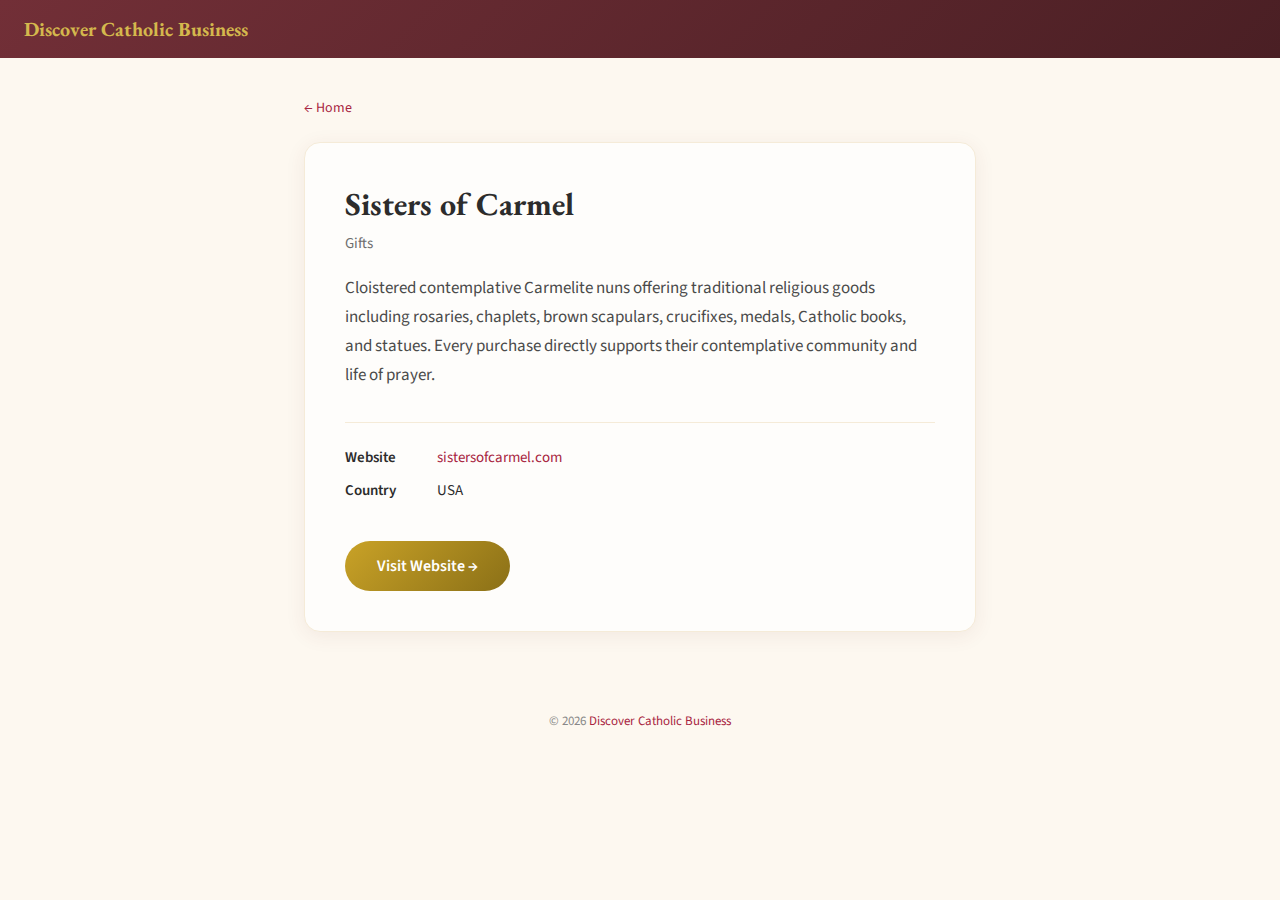
<file: sisters-of-carmel.html>
<!DOCTYPE html>
<html lang="en">
<head>
    <meta charset="UTF-8">
    <meta name="viewport" content="width=device-width, initial-scale=1.0">
    <title>Sisters of Carmel | Discover Catholic Business</title>
    <meta name="description" content="Cloistered Carmelite nuns offering traditional religious goods including rosaries, scapulars, crucifixes, and medals. Find Sisters of Carmel on Discover Catholic Business.">
    <link rel="preconnect" href="https://fonts.googleapis.com">
    <link rel="preconnect" href="https://fonts.gstatic.com" crossorigin>
    <link href="https://fonts.googleapis.com/css2?family=EB+Garamond:wght@400;500;600;700&family=Source+Sans+3:wght@300;400;500;600&display=swap" rel="stylesheet">
    <style>
        * { margin: 0; padding: 0; box-sizing: border-box; }
        body { font-family: 'Source Sans 3', -apple-system, BlinkMacSystemFont, 'Segoe UI', Roboto, sans-serif; color: #2c2c2c; background: #fdf8f0; -webkit-font-smoothing: antialiased; }
        h1, h2, h3, .font-serif { font-family: 'EB Garamond', Georgia, 'Times New Roman', serif; }
        .header { background: linear-gradient(135deg, #722f37 0%, #4a1f24 100%); padding: 16px 24px; }
        .header a { color: #d4b84d; text-decoration: none; font-family: 'EB Garamond', Georgia, serif; font-weight: 700; font-size: 20px; }
        .header a:hover { color: #e8d59a; }
        .container { max-width: 720px; margin: 40px auto; padding: 0 24px; }
        .breadcrumb { font-size: 14px; color: #6d6d6d; margin-bottom: 24px; }
        .breadcrumb a { color: #a82541; text-decoration: none; }
        .breadcrumb a:hover { text-decoration: underline; color: #722f37; }
        .card { background: #fefdfb; border-radius: 16px; box-shadow: 0 4px 20px rgba(114, 47, 55, 0.08); padding: 40px; border: 1px solid #f5ebd8; transition: all 0.3s ease; }
        .card:hover { box-shadow: 0 8px 40px rgba(114, 47, 55, 0.12); border-color: #c9a227; }
        h1 { font-size: 32px; margin-bottom: 8px; color: #2c2c2c; }
        .category { color: #6d6d6d; font-size: 15px; margin-bottom: 20px; text-transform: capitalize; }
        .description { font-size: 17px; line-height: 1.7; color: #4a4a4a; margin-bottom: 32px; }
        .details { border-top: 1px solid #f5ebd8; padding-top: 24px; }
        .detail-row { display: flex; align-items: baseline; gap: 12px; margin-bottom: 12px; font-size: 15px; }
        .detail-label { font-weight: 600; color: #2c2c2c; min-width: 80px; }
        .detail-value a { color: #a82541; text-decoration: none; }
        .detail-value a:hover { text-decoration: underline; color: #722f37; }
        .visit-btn { display: inline-block; margin-top: 28px; background: linear-gradient(135deg, #c9a227 0%, #8b7017 100%); color: #fff; padding: 14px 32px; border-radius: 9999px; text-decoration: none; font-weight: 600; font-size: 16px; transition: all 0.3s ease; }
        .visit-btn:hover { opacity: 0.9; transform: translateY(-1px); }
        .footer { text-align: center; padding: 40px 24px; color: #888; font-size: 13px; }
        .footer a { color: #a82541; text-decoration: none; }
    </style>
</head>
<body>
    <div class="header">
        <a href="https://discovercatholicbusiness.com">Discover Catholic Business</a>
    </div>
    <div class="container">
        <div class="breadcrumb">
            <a href="https://discovercatholicbusiness.com">&larr; Home</a>
        </div>
        <div class="card">
            <h1>Sisters of Carmel</h1>
            <div class="category">Gifts</div>
            <div class="description">
                Cloistered contemplative Carmelite nuns offering traditional religious goods including rosaries, chaplets, brown scapulars, crucifixes, medals, Catholic books, and statues. Every purchase directly supports their contemplative community and life of prayer.
            </div>
            <div class="details">
                <div class="detail-row">
                    <span class="detail-label">Website</span>
                    <span class="detail-value"><a href="https://www.sistersofcarmel.com/" target="_blank" rel="noopener">sistersofcarmel.com</a></span>
                </div>
                <div class="detail-row">
                    <span class="detail-label">Country</span>
                    <span class="detail-value">USA</span>
                </div>
            </div>
            <a class="visit-btn" href="https://www.sistersofcarmel.com/" target="_blank" rel="noopener">Visit Website &rarr;</a>
        </div>
    </div>
    <div class="footer">
        &copy; 2026 <a href="https://discovercatholicbusiness.com">Discover Catholic Business</a>
    </div>
</body>
</html>
</file>
<file: wp-content/cache/minify/299bb.css>
.wp-block-audio figcaption{
    margin-top:.5em;
    margin-bottom:1em;
    color:#555d66;
    text-align:center;
    font-size:13px
}
.wp-block-audio audio{
    width:100%;
    min-width:300px
}
.block-editor-block-list__layout .reusable-block-edit-panel{
    align-items:center;
    background:#f8f9f9;
    color:#555d66;
    display:flex;
    flex-wrap:wrap;
    font-family:-apple-system,BlinkMacSystemFont,Segoe UI,Roboto,Oxygen-Sans,Ubuntu,Cantarell,Helvetica Neue,sans-serif;
    font-size:13px;
    top:-14px;
    margin:0 -14px;
    padding:8px 14px;
    position:relative;
    border:1px dashed rgba(145,151,162,.25);
    border-bottom:none
}
.block-editor-block-list__layout .block-editor-block-list__layout .reusable-block-edit-panel{
    margin:0 -14px;
    padding:8px 14px
}
.block-editor-block-list__layout .reusable-block-edit-panel .reusable-block-edit-panel__spinner{
    margin:0 5px
}
.block-editor-block-list__layout .reusable-block-edit-panel .reusable-block-edit-panel__info{
    margin-right:auto
}
.block-editor-block-list__layout .reusable-block-edit-panel .reusable-block-edit-panel__label{
    margin-right:8px;
    white-space:nowrap;
    font-weight:600
}
.block-editor-block-list__layout .reusable-block-edit-panel .reusable-block-edit-panel__title{
    flex:1 1 100%;
    font-size:14px;
    height:30px;
    margin:4px 0 8px
}
.block-editor-block-list__layout .reusable-block-edit-panel .components-button.reusable-block-edit-panel__button{
    flex-shrink:0
}
@media (min-width:960px){
    .block-editor-block-list__layout .reusable-block-edit-panel{
        flex-wrap:nowrap
    }
    .block-editor-block-list__layout .reusable-block-edit-panel .reusable-block-edit-panel__title{
        margin:0
    }
    .block-editor-block-list__layout .reusable-block-edit-panel .components-button.reusable-block-edit-panel__button{
        margin:0 0 0 5px
    }
}
.editor-block-list__layout .is-selected .reusable-block-edit-panel{
    border-color:rgba(66,88,99,.4) rgba(66,88,99,.4) rgba(66,88,99,.4) transparent
}
.is-dark-theme .editor-block-list__layout .is-selected .reusable-block-edit-panel{
    border-color:hsla(0,0%,100%,.45) hsla(0,0%,100%,.45) hsla(0,0%,100%,.45) transparent
}
.block-editor-block-list__layout .reusable-block-indicator{
    background:#fff;
    border:1px dashed #e2e4e7;
    color:#555d66;
    top:-14px;
    height:30px;
    padding:4px;
    position:absolute;
    z-index:1;
    width:30px;
    right:-14px
}
.wp-block-button{
    color:#fff;
    margin-bottom:1.5em
}
.wp-block-button.aligncenter{
    text-align:center
}
.wp-block-button.alignright{
    text-align:right
}
.wp-block-button__link{
    background-color:#32373c;
    border:none;
    border-radius:28px;
    box-shadow:none;
    color:inherit;
    cursor:pointer;
    display:inline-block;
    font-size:18px;
    margin:0;
    padding:12px 24px;
    text-align:center;
    text-decoration:none;
    overflow-wrap:break-word
}
.wp-block-button__link:active,.wp-block-button__link:focus,.wp-block-button__link:hover,.wp-block-button__link:visited{
    color:inherit
}
.is-style-squared .wp-block-button__link{
    border-radius:0
}
.is-style-outline{
    color:#32373c
}
.is-style-outline .wp-block-button__link{
    background-color:transparent;
    border:2px solid
}
.wp-block-calendar{
    text-align:center
}
.wp-block-calendar tbody td,.wp-block-calendar th{
    padding:4px;
    border:1px solid #e2e4e7
}
.wp-block-calendar tfoot td{
    border:none
}
.wp-block-calendar table{
    width:100%;
    border-collapse:collapse;
    font-family:-apple-system,BlinkMacSystemFont,Segoe UI,Roboto,Oxygen-Sans,Ubuntu,Cantarell,Helvetica Neue,sans-serif
}
.wp-block-calendar table th{
    font-weight:440;
    background:#edeff0
}
.wp-block-calendar a{
    text-decoration:underline
}
.wp-block-calendar tfoot a{
    color:#00739c
}
.wp-block-calendar table caption,.wp-block-calendar table tbody{
    color:#40464d
}
.wp-block-categories.alignleft{
    margin-right:2em
}
.wp-block-categories.alignright{
    margin-left:2em
}
.wp-block-columns{
    display:flex;
    flex-wrap:wrap
}
@media (min-width:782px){
    .wp-block-columns{
        flex-wrap:nowrap
    }
}
.wp-block-column{
    flex-grow:1;
    margin-bottom:1em;
    flex-basis:100%;
    min-width:0;
    word-break:break-word;
    overflow-wrap:break-word
}
@media (min-width:600px){
    .wp-block-column{
        flex-basis:calc(50% - 16px);
        flex-grow:0
    }
    .wp-block-column:nth-child(2n){
        margin-left:32px
    }
}
@media (min-width:782px){
    .wp-block-column:not(:first-child){
        margin-left:32px
    }
}
.wp-block-cover,.wp-block-cover-image{
    position:relative;
    background-color:#000;
    background-size:cover;
    background-position:50%;
    min-height:430px;
    width:100%;
    margin:0 0 1.5em;
    display:flex;
    justify-content:center;
    align-items:center;
    overflow:hidden
}
.wp-block-cover-image.has-left-content,.wp-block-cover.has-left-content{
    justify-content:flex-start
}
.wp-block-cover-image.has-left-content .wp-block-cover-image-text,.wp-block-cover-image.has-left-content .wp-block-cover-text,.wp-block-cover-image.has-left-content h2,.wp-block-cover.has-left-content .wp-block-cover-image-text,.wp-block-cover.has-left-content .wp-block-cover-text,.wp-block-cover.has-left-content h2{
    margin-left:0;
    text-align:left
}
.wp-block-cover-image.has-right-content,.wp-block-cover.has-right-content{
    justify-content:flex-end
}
.wp-block-cover-image.has-right-content .wp-block-cover-image-text,.wp-block-cover-image.has-right-content .wp-block-cover-text,.wp-block-cover-image.has-right-content h2,.wp-block-cover.has-right-content .wp-block-cover-image-text,.wp-block-cover.has-right-content .wp-block-cover-text,.wp-block-cover.has-right-content h2{
    margin-right:0;
    text-align:right
}
.wp-block-cover-image .wp-block-cover-image-text,.wp-block-cover-image .wp-block-cover-text,.wp-block-cover-image h2,.wp-block-cover .wp-block-cover-image-text,.wp-block-cover .wp-block-cover-text,.wp-block-cover h2{
    color:#fff;
    font-size:2em;
    line-height:1.25;
    z-index:1;
    margin-bottom:0;
    max-width:610px;
    padding:14px;
    text-align:center
}
.wp-block-cover-image .wp-block-cover-image-text a,.wp-block-cover-image .wp-block-cover-image-text a:active,.wp-block-cover-image .wp-block-cover-image-text a:focus,.wp-block-cover-image .wp-block-cover-image-text a:hover,.wp-block-cover-image .wp-block-cover-text a,.wp-block-cover-image .wp-block-cover-text a:active,.wp-block-cover-image .wp-block-cover-text a:focus,.wp-block-cover-image .wp-block-cover-text a:hover,.wp-block-cover-image h2 a,.wp-block-cover-image h2 a:active,.wp-block-cover-image h2 a:focus,.wp-block-cover-image h2 a:hover,.wp-block-cover .wp-block-cover-image-text a,.wp-block-cover .wp-block-cover-image-text a:active,.wp-block-cover .wp-block-cover-image-text a:focus,.wp-block-cover .wp-block-cover-image-text a:hover,.wp-block-cover .wp-block-cover-text a,.wp-block-cover .wp-block-cover-text a:active,.wp-block-cover .wp-block-cover-text a:focus,.wp-block-cover .wp-block-cover-text a:hover,.wp-block-cover h2 a,.wp-block-cover h2 a:active,.wp-block-cover h2 a:focus,.wp-block-cover h2 a:hover{
    color:#fff
}
.wp-block-cover-image.has-parallax,.wp-block-cover.has-parallax{
    background-attachment:fixed
}
@supports (-webkit-overflow-scrolling:touch){
    .wp-block-cover-image.has-parallax,.wp-block-cover.has-parallax{
        background-attachment:scroll
    }
}
.wp-block-cover-image.has-background-dim:before,.wp-block-cover.has-background-dim:before{
    content:"";
    position:absolute;
    top:0;
    left:0;
    bottom:0;
    right:0;
    background-color:inherit;
    opacity:.5;
    z-index:1
}
.wp-block-cover-image.has-background-dim.has-background-dim-10:before,.wp-block-cover.has-background-dim.has-background-dim-10:before{
    opacity:.1
}
.wp-block-cover-image.has-background-dim.has-background-dim-20:before,.wp-block-cover.has-background-dim.has-background-dim-20:before{
    opacity:.2
}
.wp-block-cover-image.has-background-dim.has-background-dim-30:before,.wp-block-cover.has-background-dim.has-background-dim-30:before{
    opacity:.3
}
.wp-block-cover-image.has-background-dim.has-background-dim-40:before,.wp-block-cover.has-background-dim.has-background-dim-40:before{
    opacity:.4
}
.wp-block-cover-image.has-background-dim.has-background-dim-50:before,.wp-block-cover.has-background-dim.has-background-dim-50:before{
    opacity:.5
}
.wp-block-cover-image.has-background-dim.has-background-dim-60:before,.wp-block-cover.has-background-dim.has-background-dim-60:before{
    opacity:.6
}
.wp-block-cover-image.has-background-dim.has-background-dim-70:before,.wp-block-cover.has-background-dim.has-background-dim-70:before{
    opacity:.7
}
.wp-block-cover-image.has-background-dim.has-background-dim-80:before,.wp-block-cover.has-background-dim.has-background-dim-80:before{
    opacity:.8
}
.wp-block-cover-image.has-background-dim.has-background-dim-90:before,.wp-block-cover.has-background-dim.has-background-dim-90:before{
    opacity:.9
}
.wp-block-cover-image.has-background-dim.has-background-dim-100:before,.wp-block-cover.has-background-dim.has-background-dim-100:before{
    opacity:1
}
.wp-block-cover-image.alignleft,.wp-block-cover-image.alignright,.wp-block-cover.alignleft,.wp-block-cover.alignright{
    max-width:305px;
    width:100%
}
.wp-block-cover-image:after,.wp-block-cover:after{
    display:block;
    content:"";
    font-size:0;
    min-height:inherit
}
@supports ((position:-webkit-sticky) or (position:sticky)){
    .wp-block-cover-image:after,.wp-block-cover:after{
        content:none
    }
}
.wp-block-cover-image.aligncenter,.wp-block-cover-image.alignleft,.wp-block-cover-image.alignright,.wp-block-cover.aligncenter,.wp-block-cover.alignleft,.wp-block-cover.alignright{
    display:flex
}
.wp-block-cover-image .wp-block-cover__inner-container,.wp-block-cover .wp-block-cover__inner-container{
    width:calc(100% - 70px);
    z-index:1;
    color:#f8f9f9
}
.wp-block-cover-image .wp-block-subhead,.wp-block-cover-image h1,.wp-block-cover-image h2,.wp-block-cover-image h3,.wp-block-cover-image h4,.wp-block-cover-image h5,.wp-block-cover-image h6,.wp-block-cover-image p,.wp-block-cover .wp-block-subhead,.wp-block-cover h1,.wp-block-cover h2,.wp-block-cover h3,.wp-block-cover h4,.wp-block-cover h5,.wp-block-cover h6,.wp-block-cover p{
    color:inherit
}
.wp-block-cover__video-background{
    position:absolute;
    top:50%;
    left:50%;
    transform:translateX(-50%) translateY(-50%);
    width:100%;
    height:100%;
    z-index:0;
    -o-object-fit:cover;
    object-fit:cover
}
.block-editor-block-list__block[data-type="core/embed"][data-align=left] .block-editor-block-list__block-edit,.block-editor-block-list__block[data-type="core/embed"][data-align=right] .block-editor-block-list__block-edit,.wp-block-embed.alignleft,.wp-block-embed.alignright{
    max-width:360px;
    width:100%
}
.wp-block-embed{
    margin-bottom:1em
}
.wp-block-embed figcaption{
    margin-top:.5em;
    margin-bottom:1em;
    color:#555d66;
    text-align:center;
    font-size:13px
}
.wp-embed-responsive .wp-block-embed.wp-embed-aspect-1-1 .wp-block-embed__wrapper,.wp-embed-responsive .wp-block-embed.wp-embed-aspect-1-2 .wp-block-embed__wrapper,.wp-embed-responsive .wp-block-embed.wp-embed-aspect-4-3 .wp-block-embed__wrapper,.wp-embed-responsive .wp-block-embed.wp-embed-aspect-9-16 .wp-block-embed__wrapper,.wp-embed-responsive .wp-block-embed.wp-embed-aspect-16-9 .wp-block-embed__wrapper,.wp-embed-responsive .wp-block-embed.wp-embed-aspect-18-9 .wp-block-embed__wrapper,.wp-embed-responsive .wp-block-embed.wp-embed-aspect-21-9 .wp-block-embed__wrapper{
    position:relative
}
.wp-embed-responsive .wp-block-embed.wp-embed-aspect-1-1 .wp-block-embed__wrapper:before,.wp-embed-responsive .wp-block-embed.wp-embed-aspect-1-2 .wp-block-embed__wrapper:before,.wp-embed-responsive .wp-block-embed.wp-embed-aspect-4-3 .wp-block-embed__wrapper:before,.wp-embed-responsive .wp-block-embed.wp-embed-aspect-9-16 .wp-block-embed__wrapper:before,.wp-embed-responsive .wp-block-embed.wp-embed-aspect-16-9 .wp-block-embed__wrapper:before,.wp-embed-responsive .wp-block-embed.wp-embed-aspect-18-9 .wp-block-embed__wrapper:before,.wp-embed-responsive .wp-block-embed.wp-embed-aspect-21-9 .wp-block-embed__wrapper:before{
    content:"";
    display:block;
    padding-top:50%
}
.wp-embed-responsive .wp-block-embed.wp-embed-aspect-1-1 .wp-block-embed__wrapper iframe,.wp-embed-responsive .wp-block-embed.wp-embed-aspect-1-2 .wp-block-embed__wrapper iframe,.wp-embed-responsive .wp-block-embed.wp-embed-aspect-4-3 .wp-block-embed__wrapper iframe,.wp-embed-responsive .wp-block-embed.wp-embed-aspect-9-16 .wp-block-embed__wrapper iframe,.wp-embed-responsive .wp-block-embed.wp-embed-aspect-16-9 .wp-block-embed__wrapper iframe,.wp-embed-responsive .wp-block-embed.wp-embed-aspect-18-9 .wp-block-embed__wrapper iframe,.wp-embed-responsive .wp-block-embed.wp-embed-aspect-21-9 .wp-block-embed__wrapper iframe{
    position:absolute;
    top:0;
    right:0;
    bottom:0;
    left:0;
    width:100%;
    height:100%
}
.wp-embed-responsive .wp-block-embed.wp-embed-aspect-21-9 .wp-block-embed__wrapper:before{
    padding-top:42.85%
}
.wp-embed-responsive .wp-block-embed.wp-embed-aspect-18-9 .wp-block-embed__wrapper:before{
    padding-top:50%
}
.wp-embed-responsive .wp-block-embed.wp-embed-aspect-16-9 .wp-block-embed__wrapper:before{
    padding-top:56.25%
}
.wp-embed-responsive .wp-block-embed.wp-embed-aspect-4-3 .wp-block-embed__wrapper:before{
    padding-top:75%
}
.wp-embed-responsive .wp-block-embed.wp-embed-aspect-1-1 .wp-block-embed__wrapper:before{
    padding-top:100%
}
.wp-embed-responsive .wp-block-embed.wp-embed-aspect-9-6 .wp-block-embed__wrapper:before{
    padding-top:66.66%
}
.wp-embed-responsive .wp-block-embed.wp-embed-aspect-1-2 .wp-block-embed__wrapper:before{
    padding-top:200%
}
.wp-block-file{
    margin-bottom:1.5em
}
.wp-block-file.aligncenter{
    text-align:center
}
.wp-block-file.alignright{
    text-align:right
}
.wp-block-file .wp-block-file__button{
    background:#32373c;
    border-radius:2em;
    color:#fff;
    font-size:13px;
    padding:.5em 1em
}
.wp-block-file a.wp-block-file__button{
    text-decoration:none
}
.wp-block-file a.wp-block-file__button:active,.wp-block-file a.wp-block-file__button:focus,.wp-block-file a.wp-block-file__button:hover,.wp-block-file a.wp-block-file__button:visited{
    box-shadow:none;
    color:#fff;
    opacity:.85;
    text-decoration:none
}
.wp-block-file *+.wp-block-file__button{
    margin-left:.75em
}
.wp-block-gallery{
    display:flex;
    flex-wrap:wrap;
    list-style-type:none;
    padding:0
}
.wp-block-gallery .blocks-gallery-image,.wp-block-gallery .blocks-gallery-item{
    margin:0 16px 16px 0;
    display:flex;
    flex-grow:1;
    flex-direction:column;
    justify-content:center;
    position:relative
}
.wp-block-gallery .blocks-gallery-image figure,.wp-block-gallery .blocks-gallery-item figure{
    margin:0;
    height:100%
}
@supports ((position:-webkit-sticky) or (position:sticky)){
    .wp-block-gallery .blocks-gallery-image figure,.wp-block-gallery .blocks-gallery-item figure{
        display:flex;
        align-items:flex-end;
        justify-content:flex-start
    }
}
.wp-block-gallery .blocks-gallery-image img,.wp-block-gallery .blocks-gallery-item img{
    display:block;
    max-width:100%;
    height:auto;
    width:100%
}
@supports ((position:-webkit-sticky) or (position:sticky)){
    .wp-block-gallery .blocks-gallery-image img,.wp-block-gallery .blocks-gallery-item img{
        width:auto
    }
}
.wp-block-gallery .blocks-gallery-image figcaption,.wp-block-gallery .blocks-gallery-item figcaption{
    position:absolute;
    bottom:0;
    width:100%;
    max-height:100%;
    overflow:auto;
    padding:40px 10px 9px;
    color:#fff;
    text-align:center;
    font-size:13px;
    background:linear-gradient(0deg,rgba(0,0,0,.7),rgba(0,0,0,.3) 70%,transparent)
}
.wp-block-gallery .blocks-gallery-image figcaption img,.wp-block-gallery .blocks-gallery-item figcaption img{
    display:inline
}
.wp-block-gallery.is-cropped .blocks-gallery-image a,.wp-block-gallery.is-cropped .blocks-gallery-image img,.wp-block-gallery.is-cropped .blocks-gallery-item a,.wp-block-gallery.is-cropped .blocks-gallery-item img{
    width:100%
}
@supports ((position:-webkit-sticky) or (position:sticky)){
    .wp-block-gallery.is-cropped .blocks-gallery-image a,.wp-block-gallery.is-cropped .blocks-gallery-image img,.wp-block-gallery.is-cropped .blocks-gallery-item a,.wp-block-gallery.is-cropped .blocks-gallery-item img{
        height:100%;
        flex:1;
        -o-object-fit:cover;
        object-fit:cover
    }
}
.wp-block-gallery .blocks-gallery-image,.wp-block-gallery .blocks-gallery-item{
    width:calc((100% - 16px)/2)
}
.wp-block-gallery .blocks-gallery-image:nth-of-type(2n),.wp-block-gallery .blocks-gallery-item:nth-of-type(2n){
    margin-right:0
}
.wp-block-gallery.columns-1 .blocks-gallery-image,.wp-block-gallery.columns-1 .blocks-gallery-item{
    width:100%;
    margin-right:0
}
@media (min-width:600px){
    .wp-block-gallery.columns-3 .blocks-gallery-image,.wp-block-gallery.columns-3 .blocks-gallery-item{
        width:calc((100% - 32px)/3);
        margin-right:16px
    }
    @supports (-ms-ime-align:auto){
        .wp-block-gallery.columns-3 .blocks-gallery-image,.wp-block-gallery.columns-3 .blocks-gallery-item{
            width:calc((100% - 32px)/3 - 1px)
        }
    }
    .wp-block-gallery.columns-4 .blocks-gallery-image,.wp-block-gallery.columns-4 .blocks-gallery-item{
        width:calc((100% - 48px)/4);
        margin-right:16px
    }
    @supports (-ms-ime-align:auto){
        .wp-block-gallery.columns-4 .blocks-gallery-image,.wp-block-gallery.columns-4 .blocks-gallery-item{
            width:calc((100% - 48px)/4 - 1px)
        }
    }
    .wp-block-gallery.columns-5 .blocks-gallery-image,.wp-block-gallery.columns-5 .blocks-gallery-item{
        width:calc((100% - 64px)/5);
        margin-right:16px
    }
    @supports (-ms-ime-align:auto){
        .wp-block-gallery.columns-5 .blocks-gallery-image,.wp-block-gallery.columns-5 .blocks-gallery-item{
            width:calc((100% - 64px)/5 - 1px)
        }
    }
    .wp-block-gallery.columns-6 .blocks-gallery-image,.wp-block-gallery.columns-6 .blocks-gallery-item{
        width:calc((100% - 80px)/6);
        margin-right:16px
    }
    @supports (-ms-ime-align:auto){
        .wp-block-gallery.columns-6 .blocks-gallery-image,.wp-block-gallery.columns-6 .blocks-gallery-item{
            width:calc((100% - 80px)/6 - 1px)
        }
    }
    .wp-block-gallery.columns-7 .blocks-gallery-image,.wp-block-gallery.columns-7 .blocks-gallery-item{
        width:calc((100% - 96px)/7);
        margin-right:16px
    }
    @supports (-ms-ime-align:auto){
        .wp-block-gallery.columns-7 .blocks-gallery-image,.wp-block-gallery.columns-7 .blocks-gallery-item{
            width:calc((100% - 96px)/7 - 1px)
        }
    }
    .wp-block-gallery.columns-8 .blocks-gallery-image,.wp-block-gallery.columns-8 .blocks-gallery-item{
        width:calc((100% - 112px)/8);
        margin-right:16px
    }
    @supports (-ms-ime-align:auto){
        .wp-block-gallery.columns-8 .blocks-gallery-image,.wp-block-gallery.columns-8 .blocks-gallery-item{
            width:calc((100% - 112px)/8 - 1px)
        }
    }
    .wp-block-gallery.columns-1 .blocks-gallery-image:nth-of-type(1n),.wp-block-gallery.columns-1 .blocks-gallery-item:nth-of-type(1n),.wp-block-gallery.columns-2 .blocks-gallery-image:nth-of-type(2n),.wp-block-gallery.columns-2 .blocks-gallery-item:nth-of-type(2n),.wp-block-gallery.columns-3 .blocks-gallery-image:nth-of-type(3n),.wp-block-gallery.columns-3 .blocks-gallery-item:nth-of-type(3n),.wp-block-gallery.columns-4 .blocks-gallery-image:nth-of-type(4n),.wp-block-gallery.columns-4 .blocks-gallery-item:nth-of-type(4n),.wp-block-gallery.columns-5 .blocks-gallery-image:nth-of-type(5n),.wp-block-gallery.columns-5 .blocks-gallery-item:nth-of-type(5n),.wp-block-gallery.columns-6 .blocks-gallery-image:nth-of-type(6n),.wp-block-gallery.columns-6 .blocks-gallery-item:nth-of-type(6n),.wp-block-gallery.columns-7 .blocks-gallery-image:nth-of-type(7n),.wp-block-gallery.columns-7 .blocks-gallery-item:nth-of-type(7n),.wp-block-gallery.columns-8 .blocks-gallery-image:nth-of-type(8n),.wp-block-gallery.columns-8 .blocks-gallery-item:nth-of-type(8n){
        margin-right:0
    }
}
.wp-block-gallery .blocks-gallery-image:last-child,.wp-block-gallery .blocks-gallery-item:last-child{
    margin-right:0
}
.wp-block-gallery .blocks-gallery-item.has-add-item-button{
    width:100%
}
.wp-block-gallery.alignleft,.wp-block-gallery.alignright{
    max-width:305px;
    width:100%
}
.wp-block-gallery.aligncenter,.wp-block-gallery.alignleft,.wp-block-gallery.alignright{
    display:flex
}
.wp-block-gallery.aligncenter .blocks-gallery-item figure{
    justify-content:center
}
.wp-block-image{
    max-width:100%;
    margin-bottom:1em;
    margin-left:0;
    margin-right:0
}
.wp-block-image img{
    max-width:100%
}
.wp-block-image.aligncenter{
    text-align:center
}
.wp-block-image.alignfull img,.wp-block-image.alignwide img{
    width:100%
}
.wp-block-image .aligncenter,.wp-block-image .alignleft,.wp-block-image .alignright,.wp-block-image.is-resized{
    display:table;
    margin-left:0;
    margin-right:0
}
.wp-block-image .aligncenter>figcaption,.wp-block-image .alignleft>figcaption,.wp-block-image .alignright>figcaption,.wp-block-image.is-resized>figcaption{
    display:table-caption;
    caption-side:bottom
}
.wp-block-image .alignleft{
    float:left;
    margin-right:1em
}
.wp-block-image .alignright{
    float:right;
    margin-left:1em
}
.wp-block-image .aligncenter{
    margin-left:auto;
    margin-right:auto
}
.wp-block-image figcaption{
    margin-top:.5em;
    margin-bottom:1em;
    color:#555d66;
    text-align:center;
    font-size:13px
}
.wp-block-latest-comments__comment{
    font-size:15px;
    line-height:1.1;
    list-style:none;
    margin-bottom:1em
}
.has-avatars .wp-block-latest-comments__comment{
    min-height:36px;
    list-style:none
}
.has-avatars .wp-block-latest-comments__comment .wp-block-latest-comments__comment-excerpt,.has-avatars .wp-block-latest-comments__comment .wp-block-latest-comments__comment-meta{
    margin-left:52px
}
.has-dates .wp-block-latest-comments__comment,.has-excerpts .wp-block-latest-comments__comment{
    line-height:1.5
}
.wp-block-latest-comments__comment-excerpt p{
    font-size:14px;
    line-height:1.8;
    margin:5px 0 20px
}
.wp-block-latest-comments__comment-date{
    color:#8f98a1;
    display:block;
    font-size:12px
}
.wp-block-latest-comments .avatar,.wp-block-latest-comments__comment-avatar{
    border-radius:24px;
    display:block;
    float:left;
    height:40px;
    margin-right:12px;
    width:40px
}
.wp-block-latest-posts.alignleft{
    margin-right:2em
}
.wp-block-latest-posts.alignright{
    margin-left:2em
}
.wp-block-latest-posts.is-grid{
    display:flex;
    flex-wrap:wrap;
    padding:0;
    list-style:none
}
.wp-block-latest-posts.is-grid li{
    margin:0 16px 16px 0;
    width:100%
}
@media (min-width:600px){
    .wp-block-latest-posts.columns-2 li{
        width:calc(50% - 16px)
    }
    .wp-block-latest-posts.columns-3 li{
        width:calc(33.33333% - 16px)
    }
    .wp-block-latest-posts.columns-4 li{
        width:calc(25% - 16px)
    }
    .wp-block-latest-posts.columns-5 li{
        width:calc(20% - 16px)
    }
    .wp-block-latest-posts.columns-6 li{
        width:calc(16.66667% - 16px)
    }
}
.wp-block-latest-posts__post-date{
    display:block;
    color:#6c7781;
    font-size:13px
}
.wp-block-media-text{
    display:grid;
    grid-template-rows:auto;
    align-items:center;
    grid-template-areas:"media-text-media media-text-content";
    grid-template-columns:50% auto
}
.wp-block-media-text.has-media-on-the-right{
    grid-template-areas:"media-text-content media-text-media";
    grid-template-columns:auto 50%
}
.wp-block-media-text .wp-block-media-text__media{
    grid-area:media-text-media;
    margin:0
}
.wp-block-media-text .wp-block-media-text__content{
    word-break:break-word;
    grid-area:media-text-content;
    padding:0 8%
}
.wp-block-media-text>figure>img,.wp-block-media-text>figure>video{
    max-width:unset;
    width:100%;
    vertical-align:middle
}
@media (max-width:600px){
    .wp-block-media-text.is-stacked-on-mobile{
        grid-template-columns:100%!important;
        grid-template-areas:"media-text-media" "media-text-content"
    }
    .wp-block-media-text.is-stacked-on-mobile.has-media-on-the-right{
        grid-template-areas:"media-text-content" "media-text-media"
    }
}
.is-small-text{
    font-size:14px
}
.is-regular-text{
    font-size:16px
}
.is-large-text{
    font-size:36px
}
.is-larger-text{
    font-size:48px
}
.has-drop-cap:not(:focus):first-letter{
    float:left;
    font-size:8.4em;
    line-height:.68;
    font-weight:100;
    margin:.05em .1em 0 0;
    text-transform:uppercase;
    font-style:normal
}
.has-drop-cap:not(:focus):after{
    content:"";
    display:table;
    clear:both;
    padding-top:14px
}
p.has-background{
    padding:20px 30px
}
p.has-text-color a{
    color:inherit
}
.wp-block-pullquote{
    padding:3em 0;
    margin-left:0;
    margin-right:0;
    text-align:center
}
.wp-block-pullquote.alignleft,.wp-block-pullquote.alignright{
    max-width:305px
}
.wp-block-pullquote.alignleft p,.wp-block-pullquote.alignright p{
    font-size:20px
}
.wp-block-pullquote p{
    font-size:28px;
    line-height:1.6
}
.wp-block-pullquote cite,.wp-block-pullquote footer{
    position:relative
}
.wp-block-pullquote .has-text-color a{
    color:inherit
}
.wp-block-pullquote:not(.is-style-solid-color){
    background:none
}
.wp-block-pullquote.is-style-solid-color{
    border:none
}
.wp-block-pullquote.is-style-solid-color blockquote{
    margin-left:auto;
    margin-right:auto;
    text-align:left;
    max-width:60%
}
.wp-block-pullquote.is-style-solid-color blockquote p{
    margin-top:0;
    margin-bottom:0;
    font-size:32px
}
.wp-block-pullquote.is-style-solid-color blockquote cite{
    text-transform:none;
    font-style:normal
}
.wp-block-pullquote cite{
    color:inherit
}
.wp-block-quote.is-large,.wp-block-quote.is-style-large{
    margin:0 0 16px;
    padding:0 1em
}
.wp-block-quote.is-large p,.wp-block-quote.is-style-large p{
    font-size:24px;
    font-style:italic;
    line-height:1.6
}
.wp-block-quote.is-large cite,.wp-block-quote.is-large footer,.wp-block-quote.is-style-large cite,.wp-block-quote.is-style-large footer{
    font-size:18px;
    text-align:right
}
.wp-block-rss.alignleft{
    margin-right:2em
}
.wp-block-rss.alignright{
    margin-left:2em
}
.wp-block-rss.is-grid{
    display:flex;
    flex-wrap:wrap;
    padding:0;
    list-style:none
}
.wp-block-rss.is-grid li{
    margin:0 16px 16px 0;
    width:100%
}
@media (min-width:600px){
    .wp-block-rss.columns-2 li{
        width:calc(50% - 16px)
    }
    .wp-block-rss.columns-3 li{
        width:calc(33.33333% - 16px)
    }
    .wp-block-rss.columns-4 li{
        width:calc(25% - 16px)
    }
    .wp-block-rss.columns-5 li{
        width:calc(20% - 16px)
    }
    .wp-block-rss.columns-6 li{
        width:calc(16.66667% - 16px)
    }
}
.wp-block-rss__item-author,.wp-block-rss__item-publish-date{
    color:#6c7781;
    font-size:13px
}
.wp-block-search{
    display:flex;
    flex-wrap:wrap
}
.wp-block-search .wp-block-search__label{
    width:100%
}
.wp-block-search .wp-block-search__input{
    flex-grow:1
}
.wp-block-search .wp-block-search__button{
    margin-left:10px
}
.wp-block-separator.is-style-wide{
    border-bottom-width:1px
}
.wp-block-separator.is-style-dots{
    background:none;
    border:none;
    text-align:center;
    max-width:none;
    line-height:1;
    height:auto
}
.wp-block-separator.is-style-dots:before{
    content:"\00b7 \00b7 \00b7";
    color:#191e23;
    font-size:20px;
    letter-spacing:2em;
    padding-left:2em;
    font-family:serif
}
p.wp-block-subhead{
    font-size:1.1em;
    font-style:italic;
    opacity:.75
}
.wp-block-table.has-fixed-layout{
    table-layout:fixed;
    width:100%
}
.wp-block-table.aligncenter,.wp-block-table.alignleft,.wp-block-table.alignright{
    display:table;
    width:auto
}
.wp-block-table.has-subtle-light-gray-background-color{
    background-color:#f3f4f5
}
.wp-block-table.has-subtle-pale-green-background-color{
    background-color:#e9fbe5
}
.wp-block-table.has-subtle-pale-blue-background-color{
    background-color:#e7f5fe
}
.wp-block-table.has-subtle-pale-pink-background-color{
    background-color:#fcf0ef
}
.wp-block-table.is-style-stripes{
    border-spacing:0;
    border-collapse:inherit;
    background-color:transparent;
    border-bottom:1px solid #f3f4f5
}
.wp-block-table.is-style-stripes.has-subtle-light-gray-background-color tr:nth-child(odd),.wp-block-table.is-style-stripes tr:nth-child(odd){
    background-color:#f3f4f5
}
.wp-block-table.is-style-stripes.has-subtle-pale-green-background-color tr:nth-child(odd){
    background-color:#e9fbe5
}
.wp-block-table.is-style-stripes.has-subtle-pale-blue-background-color tr:nth-child(odd){
    background-color:#e7f5fe
}
.wp-block-table.is-style-stripes.has-subtle-pale-pink-background-color tr:nth-child(odd){
    background-color:#fcf0ef
}
.wp-block-table.is-style-stripes td{
    border-color:transparent
}
.wp-block-text-columns,.wp-block-text-columns.aligncenter{
    display:flex
}
.wp-block-text-columns .wp-block-column{
    margin:0 16px;
    padding:0
}
.wp-block-text-columns .wp-block-column:first-child{
    margin-left:0
}
.wp-block-text-columns .wp-block-column:last-child{
    margin-right:0
}
.wp-block-text-columns.columns-2 .wp-block-column{
    width:50%
}
.wp-block-text-columns.columns-3 .wp-block-column{
    width:33.33333%
}
.wp-block-text-columns.columns-4 .wp-block-column{
    width:25%
}
pre.wp-block-verse{
    white-space:nowrap;
    overflow:auto
}
.wp-block-video{
    margin-left:0;
    margin-right:0
}
.wp-block-video video{
    max-width:100%
}
@supports ((position:-webkit-sticky) or (position:sticky)){
    .wp-block-video [poster]{
        -o-object-fit:cover;
        object-fit:cover
    }
}
.wp-block-video.aligncenter{
    text-align:center
}
.wp-block-video figcaption{
    margin-top:.5em;
    margin-bottom:1em;
    color:#555d66;
    text-align:center;
    font-size:13px
}
.has-pale-pink-background-color.has-pale-pink-background-color{
    background-color:#f78da7
}
.has-vivid-red-background-color.has-vivid-red-background-color{
    background-color:#cf2e2e
}
.has-luminous-vivid-orange-background-color.has-luminous-vivid-orange-background-color{
    background-color:#ff6900
}
.has-luminous-vivid-amber-background-color.has-luminous-vivid-amber-background-color{
    background-color:#fcb900
}
.has-light-green-cyan-background-color.has-light-green-cyan-background-color{
    background-color:#7bdcb5
}
.has-vivid-green-cyan-background-color.has-vivid-green-cyan-background-color{
    background-color:#00d084
}
.has-pale-cyan-blue-background-color.has-pale-cyan-blue-background-color{
    background-color:#8ed1fc
}
.has-vivid-cyan-blue-background-color.has-vivid-cyan-blue-background-color{
    background-color:#0693e3
}
.has-very-light-gray-background-color.has-very-light-gray-background-color{
    background-color:#eee
}
.has-cyan-bluish-gray-background-color.has-cyan-bluish-gray-background-color{
    background-color:#abb8c3
}
.has-very-dark-gray-background-color.has-very-dark-gray-background-color{
    background-color:#313131
}
.has-pale-pink-color.has-pale-pink-color{
    color:#f78da7
}
.has-vivid-red-color.has-vivid-red-color{
    color:#cf2e2e
}
.has-luminous-vivid-orange-color.has-luminous-vivid-orange-color{
    color:#ff6900
}
.has-luminous-vivid-amber-color.has-luminous-vivid-amber-color{
    color:#fcb900
}
.has-light-green-cyan-color.has-light-green-cyan-color{
    color:#7bdcb5
}
.has-vivid-green-cyan-color.has-vivid-green-cyan-color{
    color:#00d084
}
.has-pale-cyan-blue-color.has-pale-cyan-blue-color{
    color:#8ed1fc
}
.has-vivid-cyan-blue-color.has-vivid-cyan-blue-color{
    color:#0693e3
}
.has-very-light-gray-color.has-very-light-gray-color{
    color:#eee
}
.has-cyan-bluish-gray-color.has-cyan-bluish-gray-color{
    color:#abb8c3
}
.has-very-dark-gray-color.has-very-dark-gray-color{
    color:#313131
}
.has-small-font-size{
    font-size:13px
}
.has-normal-font-size,.has-regular-font-size{
    font-size:16px
}
.has-medium-font-size{
    font-size:20px
}
.has-large-font-size{
    font-size:36px
}
.has-huge-font-size,.has-larger-font-size{
    font-size:42px
}
div.wpcf7{
    margin:0;
    padding:0
}
div.wpcf7 .screen-reader-response{
    position:absolute;
    overflow:hidden;
    clip:rect(1px,1px,1px,1px);
    height:1px;
    width:1px;
    margin:0;
    padding:0;
    border:0
}
div.wpcf7-response-output{
    margin:2em 0.5em 1em;
    padding:0.2em 1em;
    border:2px solid #f00
}
div.wpcf7-mail-sent-ok{
    border:2px solid #398f14
}
div.wpcf7-mail-sent-ng,div.wpcf7-aborted{
    border:2px solid #f00
}
div.wpcf7-spam-blocked{
    border:2px solid #ffa500
}
div.wpcf7-validation-errors,div.wpcf7-acceptance-missing{
    border:2px solid #f7e700
}
.wpcf7-form-control-wrap{
    position:relative
}
span.wpcf7-not-valid-tip{
    color:#f00;
    font-size:1em;
    font-weight:normal;
    display:block
}
.use-floating-validation-tip span.wpcf7-not-valid-tip{
    position:absolute;
    top:20%;
    left:20%;
    z-index:100;
    border:1px solid #f00;
    background:#fff;
    padding: .2em .8em
}
span.wpcf7-list-item{
    display:inline-block;
    margin:0 0 0 1em
}
span.wpcf7-list-item-label::before,span.wpcf7-list-item-label::after{
    content:" "
}
.wpcf7-display-none{
    display:none
}
div.wpcf7 .ajax-loader{
    visibility:hidden;
    display:inline-block;
    background-image:url('/wp-content/plugins/contact-form-7/images/ajax-loader.gif');
    width:16px;
    height:16px;
    border:none;
    padding:0;
    margin:0 0 0 4px;
    vertical-align:middle
}
div.wpcf7 .ajax-loader.is-active{
    visibility:visible
}
div.wpcf7 div.ajax-error{
    display:none
}
div.wpcf7 .placeheld{
    color:#888
}
div.wpcf7 input[type="file"]{
    cursor:pointer
}
div.wpcf7 input[type="file"]:disabled{
    cursor:default
}
div.wpcf7 .wpcf7-submit:disabled{
    cursor:not-allowed
}
/*! normalize.css v7.0.0 | MIT License | github.com/necolas/normalize.css */
 button,hr,input{
    overflow:visible
}
audio,canvas,progress,video{
    display:inline-block
}
progress,sub,sup{
    vertical-align:baseline
}
[type=checkbox],[type=radio],legend{
    box-sizing:border-box;
    padding:0
}
html{
    line-height:1.15;
    -ms-text-size-adjust:100%;
    -webkit-text-size-adjust:100%
}
body,h1,h2,h3,h4,h5,h6{
    margin:0
}
article,aside,details,figcaption,figure,footer,header,main,menu,nav,section{
    display:block
}
figure{
    margin:1em 40px
}
hr{
    box-sizing:content-box;
    height:0
}
code,kbd,pre,samp{
    font-family:monospace,monospace;
    font-size:1em
}
a{
    background-color:transparent;
    -webkit-text-decoration-skip:objects
}
abbr[title]{
    border-bottom:none;
    text-decoration:underline;
    text-decoration:underline dotted
}
b,strong{
    font-weight:bolder
}
dfn{
    font-style:italic
}
mark{
    background-color:#ff0;
    color:#000
}
small{
    font-size:80%
}
sub,sup{
    font-size:75%;
    line-height:0;
    position:relative
}
sub{
    bottom:-.25em
}
sup{
    top:-.5em
}
audio:not([controls]){
    display:none;
    height:0
}
img{
    border-style:none
}
svg:not(:root){
    overflow:hidden
}
button,input,optgroup,select,textarea{
    font-size:100%;
    line-height:1.15;
    margin:0
}
button,select{
    text-transform:none
}
[type=reset],[type=submit],button,html [type=button]{
    -webkit-appearance:button
}
[type=button]::-moz-focus-inner,[type=reset]::-moz-focus-inner,[type=submit]::-moz-focus-inner,button::-moz-focus-inner{
    border-style:none;
    padding:0
}
[type=button]:-moz-focusring,[type=reset]:-moz-focusring,[type=submit]:-moz-focusring,button:-moz-focusring{
    outline:ButtonText dotted 1px
}
fieldset{
    padding:.35em .75em .625em
}
legend{
    color:inherit;
    display:table;
    max-width:100%;
    white-space:normal
}
textarea{
    overflow:auto
}
[type=number]::-webkit-inner-spin-button,[type=number]::-webkit-outer-spin-button{
    height:auto
}
[type=search]{
    -webkit-appearance:textfield;
    outline-offset:-2px
}
[type=search]::-webkit-search-cancel-button,[type=search]::-webkit-search-decoration{
    -webkit-appearance:none
}
::-webkit-file-upload-button{
    -webkit-appearance:button;
    font:inherit
}
summary{
    display:list-item
}
[hidden],template{
    display:none
}
html{
    box-sizing:border-box
}
body{
    font-size:16px;
    color:rgba(64,64,64,1)
}
body.oxygen-aos-enabled{
    overflow-x:hidden
}
*,::after,::before{
    box-sizing:inherit;
    text-align:center;
}
.ct-section-inner-wrap{
    margin-left:auto;
    margin-right:auto;
    height:100%
}
div.ct-svg-icon>svg,svg.ct-svg-icon{
    height:1em!important;
    fill:currentColor
}
.ct-columns-inner-wrap{
    display:-webkit-flex!important;
    display:-ms-flexbox!important;
    display:flex!important
}
.ct-column{
    float:left!important;
    word-break:break-word
}
svg.ct-svg-icon{
    display:inline-block;
    width:1em!important
}
div.ct-svg-icon{
    display:inline-block;
    box-sizing:content-box;
    border-radius:50%;
    width:auto
}
div.ct-svg-icon>svg{
    width:1em!important;
    display:block
}
div.ct-fancy-icon{
    display:inline-flex;
    border-radius:50%
}
.ct-fancy-icon>svg{
    fill:currentColor
}
.ct-columns-inner-wrap>.ct-column:first-child{
    margin-left:0!important
}
.ct-columns-inner-wrap>.ct-column:last-child{
    margin-right:0!important
}
.ct-new-columns>.ct-div-block{
    padding:20px
}
.ct-video{
    width:100%
}
.ct-video>.oxygen-vsb-responsive-video-wrapper{
    position:relative
}
.ct-video>.oxygen-vsb-responsive-video-wrapper>iframe{
    position:absolute;
    top:0;
    left:0;
    width:100%;
    height:100%
}
.oxy-nav-menu-list{
    display:flex;
    padding:0;
    margin:0
}
.oxy-nav-menu .oxy-nav-menu-list li.menu-item{
    list-style-type:none;
    display:flex;
    flex-direction:column
}
.oxy-nav-menu .oxy-nav-menu-list li.menu-item a{
    text-decoration:none;
    border-style:solid;
    border-width:0;
    transition-timing-function:ease-in-out;
    transition-property:background-color,color,border-color;
    border-color:transparent
}
.oxy-nav-menu .oxy-nav-menu-list li.current-menu-item>a,.oxy-nav-menu .oxy-nav-menu-list li.menu-item:hover>a{
    border-color:currentColor
}
.oxy-nav-menu .menu-item,.oxy-nav-menu .sub-menu{
    position:relative
}
.oxy-nav-menu .menu-item .sub-menu{
    padding:0;
    flex-direction:column;
    white-space:nowrap;
    transition-timing-function:ease-in-out;
    transition-property:visibility,opacity;
    visibility:hidden;
    opacity:0;
    display:flex;
    position:absolute;
    top:100%
}
.oxy-nav-menu .sub-menu .sub-menu,.oxy-nav-menu.oxy-nav-menu-vertical .sub-menu{
    left:100%;
    top:0
}
.oxy-nav-menu .menu-item:hover>.sub-menu{
    visibility:visible;
    opacity:1
}
.oxy-nav-menu .sub-menu li.menu-item{
    flex-direction:column
}
@keyframes oxy_sticky_header_fadein{
    0%{
        opacity:0
    }
    100%{
        opacity:1
    }
}
.oxy-sticky-header-fade-in{
    animation-name:oxy_sticky_header_fadein;
    animation-duration:.5s;
    animation-iteration-count:1
}
.oxy-header-wrapper{
    position:relative
}
.oxy-header-row{
    width:100%;
    display:block
}
.oxy-header-container{
    height:100%;
    margin-left:auto;
    margin-right:auto;
    display:flex;
    flex-wrap:nowrap;
    justify-content:flex-start;
    align-items:stretch
}
.oxy-header-center,.oxy-header-left,.oxy-header-right{
    display:flex;
    align-items:center
}
.oxy-header .oxygen-only-show-in-overlay,.oxy-video-container{
    display:none
}
.oxy-header-left{
    justify-content:flex-start
}
.oxy-header-center{
    flex-grow:1;
    justify-content:center
}
.oxy-header-right{
    justify-content:flex-end
}
.admin-bar .oxy-sticky-header-active{
    top:32px!important
}
@media screen and (max-width:782px){
    .admin-bar .oxy-sticky-header-active{
        top:46px!important
    }
}
@media screen and (max-width:600px){
    .admin-bar .oxy-sticky-header-active{
        top:0!important
    }
}
.oxy-video-background{
    position:relative;
    z-index:1
}
.oxy-video-background .oxy-video-container{
    display:block;
    position:absolute;
    top:0;
    left:0;
    right:0;
    bottom:0;
    overflow:hidden;
    z-index:-1
}
.oxy-video-background .oxy-video-container video{
    min-width:100%;
    min-height:100%;
    width:auto;
    height:auto;
    top:50%;
    left:50%;
    position:absolute;
    transform:translate(-50%,-50%)
}
.oxy-video-overlay{
    position:absolute;
    top:0;
    bottom:0;
    left:0;
    right:0
}
.oxy-map iframe{
    width:100%;
    height:100%;
    display:block
}
.unslider .unslider-fade ul li.unslider-active{
    position:relative
}
.oxy-menu-toggle{
    cursor:pointer;
    display:none
}
.oxy-nav-menu.oxy-nav-menu-open{
    width:100%;
    position:fixed;
    top:0;
    right:0;
    left:0;
    bottom:0;
    display:flex;
    align-items:center;
    justify-content:center;
    flex-direction:column;
    overflow:auto;
    z-index:2147483642!important;
    background-color:#fff
}
.oxy-nav-menu.oxy-nav-menu-open>div:last-child{
    max-height:100%;
    overflow:auto;
    padding-top:2em;
    padding-bottom:2em;
    width:100%
}
.oxy-nav-menu-prevent-overflow{
    overflow:hidden;
    height:100%
}
.oxy-nav-menu.oxy-nav-menu-open .oxy-menu-toggle{
    display:initial
}
.oxy-nav-menu.oxy-nav-menu-open .oxy-nav-menu-list{
    flex-direction:column!important;
    width:100%
}
.oxy-nav-menu.oxy-nav-menu-open .oxy-nav-menu-list .menu-item a{
    text-align:center;
    border:0!important;
    background-color:transparent!important;
    justify-content:center
}
.oxy-nav-menu.oxy-nav-menu-open .oxy-nav-menu-hamburger-wrap{
    position:absolute;
    top:20px;
    right:20px;
    z-index:1
}
.oxy-nav-menu:not(.oxy-nav-menu-open) .sub-menu{
    background-color:#fff;
    z-index:2147483641
}
.oxy-nav-menu.oxy-nav-menu-open .menu-item .sub-menu,.oxy-nav-menu.oxy-nav-menu-open .menu-item-has-children>a::after{
    display:none
}
.oxy-nav-menu.oxy-nav-menu-open.oxy-nav-menu-responsive-dropdowns .menu-item .sub-menu{
    display:flex;
    position:static;
    animation-name:none;
    visibility:visible;
    opacity:1;
    transition-duration:0s!important
}
.oxy-nav-menu.oxy-nav-menu-open a:not([href]){
    display:none
}
.oxy-nav-menu-hamburger-wrap{
    display:flex;
    align-items:center;
    justify-content:center
}
.oxy-nav-menu-hamburger{
    display:flex;
    justify-content:space-between;
    flex-direction:column
}
.oxy-nav-menu-hamburger-line{
    border-radius:2px
}
.oxy-nav-menu-open .oxy-nav-menu-hamburger{
    transform:rotate(45deg)
}
.oxy-nav-menu-open .oxy-nav-menu-hamburger .oxy-nav-menu-hamburger-line{
    display:none
}
.oxy-nav-menu-open .oxy-nav-menu-hamburger .oxy-nav-menu-hamburger-line:first-child{
    display:initial;
    position:relative
}
.oxy-nav-menu-open .oxy-nav-menu-hamburger .oxy-nav-menu-hamburger-line:last-child{
    display:initial;
    position:relative;
    transform:rotate(90deg)
}
.oxy-nav-menu .menu-item a{
    display:flex;
    align-items:center
}
.oxy-nav-menu.oxy-nav-menu-vertical .menu-item a{
    flex-direction:row
}
.oxy-nav-menu-dropdowns.oxy-nav-menu-dropdown-arrow .menu-item-has-children>a::after{
    width:.35em;
    height:.35em;
    margin-left:.5em;
    border-right:.1em solid;
    border-top:.1em solid;
    transform:rotate(135deg);
    content:""
}
.oxy-nav-menu-dropdowns.oxy-nav-menu-dropdown-arrow .sub-menu .menu-item-has-children>a::after,.oxy-nav-menu-dropdowns.oxy-nav-menu-dropdown-arrow.oxy-nav-menu-vertical .menu-item-has-children>a::after{
    transform:rotate(45deg)
}
.oxy-social-icons{
    display:flex;
    flex-wrap:wrap;
    align-items:flex-start;
    justify-content:flex-start
}
.oxy-social-icons a{
    line-height:1;
    width:1em;
    height:1em;
    display:flex;
    align-items:center;
    justify-content:center;
    text-decoration:none
}
.oxy-social-icons a svg{
    stroke-width:0;
    stroke:currentColor;
    fill:currentColor
}
.oxy-soundcloud{
    min-width:300px;
    min-height:120px
}
.oxy-soundcloud iframe{
    width:100%;
    height:100%
}
.comment-body .alignleft,.oxy-stock-content-styles .alignleft{
    margin-right:1em;
    float:left
}
.comment-body .alignright,.oxy-stock-content-styles .alignright{
    margin-left:1em;
    float:right
}
.comment-body .aligncenter,.oxy-stock-content-styles .aligncenter{
    margin-left:auto;
    margin-right:auto
}
.comment-body img,.oxy-stock-content-styles img{
    max-width:100%
}
.oxy-comment-form .comment-reply-title{
    margin-bottom:.5em
}
.oxy-comment-form .logged-in-as{
    margin-bottom:1em;
    font-size:.75em
}
.oxy-comment-form #submit{
    padding:1em 2em;
    background-color:#000;
    color:#fff;
    cursor:pointer;
    margin-top:.5em;
    border:none;
    font-weight:700
}
.oxy-comment-form input,.oxy-comment-form textarea{
    padding:.5em;
    border-radius:0;
    border:1px solid #000;
    color:gray;
    width:100%
}
.oxy-comment-form label{
    font-weight:700
}
.oxy-comment-form .comment-form>p{
    margin-top:0;
    margin-bottom:1em
}
.oxy-comments h3.comments-title{
    margin-bottom:1em
}
.oxy-comments ol.children,.oxy-comments ol.comments-list{
    list-style:none;
    margin:0;
    padding:0
}
.oxy-comments ol.children{
    margin-left:50px
}
.oxy-comments li.comment .comment-body{
    margin-left:0;
    margin-right:0;
    margin-bottom:50px
}
.oxy-comments li.comment .comment-body .comment-content{
    margin-bottom:1em
}
.oxy-comments .comment-meta .comment-author{
    display:flex;
    flex-direction:row;
    align-items:center
}
.oxy-comments .comment-meta .comment-author .avatar{
    max-width:64px;
    max-height:64px;
    margin-right:.5em
}
.oxy-comments .comment-meta .comment-author span.says::before{
    content:" ";
    white-space:pre
}
.oxy-progress-bar-overlay-percent,.oxy-progress-bar-overlay-text{
    line-height:1;
    white-space:nowrap;
    color:#fff
}
.oxy-comments .comment-meta .comment-metadata{
    font-size:.75em;
    margin-top:.75em
}
.oxy-comments .comment-meta .edit-link{
    margin-left:.5em
}
.oxy-comments .reply{
    display:flex
}
.oxy-comments .reply .comment-reply-link{
    font-size:.75em
}
.oxy-comments .comment-meta{
    flex-wrap:wrap
}
.oxy-comments .comment-awaiting-moderation{
    flex-basis:100%
}
.oxy-login-form p{
    display:flex;
    flex-direction:column
}
.oxy-login-form input{
    padding:.5em;
    border-radius:0;
    border:1px solid #000
}
.oxy-login-form input[type=submit]{
    padding:1em 2em;
    background-color:#000;
    color:#fff;
    cursor:pointer;
    border:none;
    font-weight:700
}
.oxy-search-form input{
    padding:.5em;
    border-radius:0;
    border:1px solid #000
}
.oxy-search-form input[type=submit]{
    padding:calc(.5em + 1px) 1em;
    background-color:#000;
    color:#fff;
    cursor:pointer;
    border:none
}
.oxy-search-form label.screen-reader-text{
    display:none
}
.oxy-icon-box-icon{
    display:flex;
    flex-shrink:0;
    flex-grow:0
}
.oxy-icon-box-content{
    flex-grow:1;
    width:100%
}
.oxy-icon-box-heading,.oxy-icon-box-text{
    margin:0
}
.oxy-icon-box{
    display:flex;
    align-items:flex-start
}
.oxy-pricing-box{
    display:flex;
    flex-direction:column;
    position:relative;
    overflow:hidden
}
.oxy-pricing-box .oxy-pricing-box-section.oxy-pricing-box-graphic{
    order:10;
    display:flex;
    flex-direction:row
}
.oxy-pricing-box-graphic>img{
    max-width:100%;
    display:block
}
.oxy-pricing-box .oxy-pricing-box-section.oxy-pricing-box-title{
    order:20
}
.oxy-pricing-box .oxy-pricing-box-section.oxy-pricing-box-price{
    order:30;
    display:flex;
    flex-wrap:wrap;
    flex-direction:row;
    align-items:baseline;
    justify-content:center
}
.oxy-pricing-box-amount{
    display:flex;
    align-items:baseline;
    flex-direction:row
}
.oxy-pricing-box-currency{
    align-self:flex-start
}
.oxy-pricing-box-amount-decimal{
    align-self:baseline
}
.oxy-pricing-box-term{
    margin-left:.4em
}
.oxy-pricing-box-sale-price{
    width:100%;
    flex-grow:0;
    flex-shrink:0
}
.oxy-pricing-box .oxy-pricing-box-section.oxy-pricing-box-content{
    order:40
}
.oxy-pricing-box .oxy-pricing-box-section.oxy-pricing-box-cta{
    order:60
}
@keyframes oxy_progress_bar_width{
    0%{
        width:0%
    }
    100%{
        width:100%
    }
}
@keyframes oxy_progress_bar_stripes{
    from{
        background-position:44px 0
    }
    to{
        background-position:0 0
    }
}
.oxy-progress-bar-background,.oxy-progress-bar-progress{
    background-position:top left;
    background-attachment:fixed;
    background-size:44px 44px
}
.oxy-progress-bar{
    display:flex;
    flex-direction:column;
    align-items:center;
    width:100%
}
.oxy-progress-bar-background{
    background-color:#d3d3d3;
    width:100%
}
.oxy-progress-bar-progress{
    padding:20px;
    display:flex;
    background-color:#a9a9a9;
    align-items:center
}
.oxy-progress-bar-overlay-percent{
    margin-left:auto;
    padding-left:1em;
    font-size:.8em
}
.oxy-tab,.oxy-tab-content{
    padding:20px
}
.oxy-progress-bar-overlay-percent:empty{
    display:none
}
.oxy-superbox{
    display:inline-flex
}
.oxy-superbox-primary,.oxy-superbox-secondary,.oxy-tabs-wrapper{
    display:flex
}
.oxy-superbox-wrap{
    position:relative;
    overflow:hidden;
    display:flex;
    width:100%
}
.oxy-superbox-primary{
    position:relative;
    top:0;
    left:0;
    width:100%
}
.oxy-superbox-secondary{
    position:absolute;
    top:0;
    left:0;
    width:100%;
    height:100%
}
.oxy-tab{
    cursor:pointer
}
.oxy-tabs-contents-content-hidden{
    display:none!important
}
.oxy-testimonial{
    display:flex;
    width:100%
}
.oxy-testimonial .oxy-testimonial-photo-wrap{
    display:flex;
    flex-direction:column
}
.oxy-testimonial .oxy-testimonial-photo{
    border-radius:50%
}
.oxy-testimonial .oxy-testimonial-content-wrap{
    display:flex;
    flex-direction:column;
    order:2
}
.oxy-testimonial .oxy-testimonial-author-wrap{
    display:flex;
    flex-direction:column
}
.oxy-testimonial .oxy-testimonial-author,.oxy-testimonial .oxy-testimonial-author-info{
    display:flex
}
.oxy-toggle{
    display:flex;
    flex-direction:row;
    cursor:pointer
}
.oxy-toggle-content{
    align-self:stretch;
    flex-grow:1;
    display:flex;
    flex-direction:column;
    justify-content:center
}
.oxy-expand-collapse-icon{
    align-self:center;
    flex-shrink:0;
    flex-grow:0;
    margin-right:.4em;
    text-align:initial;
    width:1em;
    height:1em;
    position:relative;
    display:inline-block
}
.oxy-expand-collapse-icon::after,.oxy-expand-collapse-icon::before{
    content:"";
    background-color:#000;
    position:absolute;
    width:1em;
    height:.16em;
    top:calc((1em / 2) - .08em);
    transition:.3s ease-in-out all;
    border-radius:.03em
}
.oxy-expand-collapse-icon::after{
    transform:rotate(-90deg) scale(0)
}
.oxy-eci-collapsed.oxy-expand-collapse-icon::after{
    transform:rotate(-180deg)
}
.oxy-eci-collapsed.oxy-expand-collapse-icon::before{
    transform:rotate(-90deg)
}
[data-aos][data-aos=""]{
    transition-duration:0s !important
}
.oxy-modal-backdrop{
    display:flex;
    align-items:center;
    justify-content:center
}
body:not(.oxygen-builder-body) .oxy-modal-backdrop{
    display:none
}
body.oxygen-builder-body .oxy-modal-backdrop{
    height:100vh
}
.oxy-modal-backdrop.live{
    position:fixed;
    top:0px;
    left:0px;
    width:100%;
    height:100%;
    z-index:1400
}
.oxy-modal-backdrop.hidden{
    display:none
}
.oxy-modal-backdrop.left{
    flex-direction:column;
    align-items:flex-start
}
.oxy-modal-backdrop.right{
    flex-direction:column;
    align-items:flex-end
}
.oxy-modal-backdrop.top{
    flex-direction:row;
    align-items:flex-start
}
.oxy-modal-backdrop.bottom{
    flex-direction:row;
    align-items:flex-end
}
.oxy-modal-backdrop.upper_left{
    flex-direction:row;
    align-items:flex-start;
    justify-content:flex-start
}
.oxy-modal-backdrop.upper_right{
    flex-direction:row;
    align-items:flex-start;
    justify-content:flex-end
}
.oxy-modal-backdrop.bottom_left{
    flex-direction:row;
    align-items:flex-end;
    justify-content:flex-start
}
.oxy-modal-backdrop.bottom_right{
    flex-direction:row;
    align-items:flex-end;
    justify-content:flex-end
}
.oxy-modal-backdrop .ct-modal{
    background-color:white
}
.modal .modal-wrapper{
    display:-webkit-box !important;
    display:-moz-flex !important;
    display:-ms-flexbox !important;
    display:flex !important
}
html{
    font-size:16px !important
}
@media screen and (max-width: 1024px){
    html{
        font-size:14px !important
    }
}
body{
    font-family:'Montserrat',Arial,Helvetica,sans-serif !important;
    background-color:#f9f9f7;
    font-size:1rem !important
}
h1{
    font-family:'Cormorant',Palatino,Georgia,serif !important;
    font-size:2.5rem
}
h2{
    font-family:'Cormorant',Palatino,Georgia,serif !important;
    line-height:1.2
}
h4,input[type=submit]{
    font-family:'Montserrat',Arial,Helvetica,sans-serif !important;
    font-size:1.5rem !important;
    line-height:1.2;
    font-weight:normal !important;
    letter-spacing:0.1rem;
    text-transform:uppercase
}
h5{
    font-family:'Montserrat',Arial,Helvetica,sans-serif !important;
    letter-spacing:0.1rem;
    line-height:1;
    text-transform:uppercase;
    font-weight:normal !important;
    font-size:0.75rem !important
}
a{
    color:#d40202 !important
}
.btn{
    position:relative;
    padding:0.5rem 0.75rem;
    font-size:0.9rem;
    white-space:nowrap
}
.btn::before{
    position:absolute;
    top:0;
    left:0;
    width:100%;
    height:2px;
    background:#d40202;
    content:'';
    -webkit-transition:top 0.3s;
    -moz-transition:top 0.3s;
    transition:top 0.3s
}
.btn::after{
    position:absolute;
    top:0;
    left:0;
    width:2px;
    height:2px;
    background:#d40202;
    content:'';
    -webkit-transition:height 0.3s;
    -moz-transition:height 0.3s;
    transition:height 0.3s
}
.btn:hover::before{
    top:100%;
    opacity:1
}
.btn:hover::after{
    height:100%
}

.btn1{
    position:relative;
    padding:0.5rem 0.75rem;
    font-size:0.9rem;
    white-space:nowrap
}
.btn1::before{
    position:absolute;
    top:0;
    left:0;
    width:100%;
    height:2px;
    background:#d40202;
    content:'';
    -webkit-transition:top 0.3s;
    -moz-transition:top 0.3s;
    transition:top 0.3s
}
.btn1::after{
    position:absolute;
    top:0;
    left:0;
    width:2px;
    height:2px;
    background:#d40202;
    content:'';
    -webkit-transition:height 0.3s;
    -moz-transition:height 0.3s;
    transition:height 0.3s
}
.btn1:hover::before{
    top:100%;
    opacity:1
}
.btn1:hover::after{
    height:100%
}
.artwork-link{
    position:absolute;
    width:100%;
    height:100%;
    top:0;
    left:0
}
html,body{
    height:100%
}
body{
    display:-webkit-box !important;
    display:-moz-flex !important;
    display:-ms-flexbox !important;
    display:flex !important;
    -webkit-box-direction:normal !important;
    -webkit-box-orient:vertical !important;
    -moz-flex-direction:column !important;
    -ms-flex-direction:column !important;
    -webkit-box-orient:vertical !important;
    -webkit-box-direction:normal !important;
    flex-direction:column !important
}
.myselector{
    margin-left:auto;
    margin-right:auto;
    background:#333;
    color:#fff;
    padding:40px
}
.myselector::after{
    content:'';
    display:block;
    position:absolute;
    top:-1rem;
    left:-1rem;
    width:1rem;
    height:1rem
}
.header{
    position:relative
}
.header>.ct-section-inner-wrap{
    flex-direction:row !important;
    align-items:center !important;
    justify-content:space-between;
    padding-top:3rem !important
}
@media screen and (max-width: 768px){
    .header>.ct-section-inner-wrap{
        flex-direction:column !important;
        padding-top:2rem !important
    }
}
.logo{
    max-width:300px !important
}
@media screen and (max-width: 768px){
    .logo{
        margin-bottom:3rem;
        max-width:250px !important
    }
}
.contact-toggle{
    cursor:pointer
}
.footer-top{
    background-size:contain !important;
    background-repeat:no-repeat !important;
    background-position:calc(100% + 8rem) center;
    padding:10rem 1.5rem;
    margin-top:-10rem;
    margin-bottom:-10rem;
    z-index:-1
}
@media screen and (max-width: 768px){
    .footer-top{
        padding:3rem 1.5rem;
        margin-top:-3rem;
        margin-bottom:-3rem
    }
}
.footer-top>.ct-section-inner-wrap{
    align-items:center !important
}
@media screen and (max-width: 1024px){
    .footer-top{
        padding:6rem 1.5rem;
        margin-top:-6rem;
        margin-bottom:-6rem
    }
}
.footer-top .footer-notice{
    max-width:900px;
    width:95%;
    padding:2.5rem;
    border:2px dotted #ddd;
    word-break:break-word
}
@media screen and (max-width: 768px){
    .footer-top .footer-notice{
        padding:1.5rem
    }
}
.footer>.ct-section-inner-wrap{
    align-items:center !important
}
.footer > .ct-section-inner-wrap .copyright{
    color:#aaa
}
.ct-section{
    position:relative !important
}
.ct-section-inner-wrap{
    padding:2rem 1.5rem !important;
    max-width:1920px;
    height:auto !important
}
@media screen and (max-width: 1024px){
    .ct-section-inner-wrap{
        padding:1.5rem 1.5rem !important
    }
}
@media screen and (max-width: 768px){
    .ct-section-inner-wrap{
        padding:1rem 1.5rem !important
    }
}
input,textarea{
    font-family:'Montserrat',Arial,Helvetica,sans-serif !important;
    line-height:normal !important;
    padding:1rem 1.5rem;
    border:0;
    outline:none;
    background-color:#fff;
    background-image:linear-gradient(to top, #d40202, #d40202);
    background-size:0% 2px;
    background-position:bottom left;
    background-repeat:no-repeat;
    transition:all 0.5s ease;
    -webkit-transition:all 0.5s ease
}
input::placeholder,textarea::placeholder{
    font-size:0.9rem;
    opacity:0.6;
    text-transform:uppercase;
    letter-spacing:0.1rem;
    transition:all 0.3s ease;
    -webkit-transition:all 0.3s ease
}
input:focus,textarea:focus{
    background-color:transparent;
    background-size:100% 2px
}
input:focus::placeholder,textarea:focus::placeholder{
    opacity:0.3
}
input[type=text],input[type=email]{
    height:50px
}
@media screen and (max-width: 1024px){
    input[type=text],input[type=email]{
        height:44px
    }
}
input[type=submit]{
    display:block;
    height:auto !important;
    padding:1.5rem 0;
    margin:auto;
    background-color:transparent;
    cursor:pointer
}
input[type=submit]:hover{
    color:#d40202;
    background-color:transparent;
    background-size:100% 2px
}
textarea{
    resize:vertical
}
.ajax-loader{
    display:block !important;
    margin:auto !important;
    margin-top:0.5rem
}
.wpcf7{
    width:100%
}
.wpcf7 .wpcf7-form input:not([type=submit]), .wpcf7 .wpcf7-form textarea{
    width:100%
}
.wpcf7 .wpcf7-not-valid{
    border:1px solid #d8000c
}
.wpcf7 .wpcf7-not-valid-tip{
    font-size:0.75rem !important;
    color:#d8000c !important
}
.wpcf7 .wpcf7-validation-errors{
    display:none !important
}
.disclaimer{
    font-size:0.75rem !important;
    color:#666
}
.grecaptcha-badge{
    display:none !important
}
.modal.contact .modal-wrapper{
    max-width:550px;
    width:90%;
    padding:1.5rem 1.5rem;
    background:#f9f9f7;
    border-radius:25px;
    overflow-y:auto
}
.close{
    position:absolute;
    top:1rem;
    right:1.5rem;
    cursor:pointer
}
.searchform{
    position:relative;
    display:inline-block
}
.searchform .search{
    border-radius:50px;
    margin:0.5rem 1rem 0.5rem 0;
    height:48px !important;
    width:110px;
    border:2px solid #bbb;
    background:transparent
}
.searchform .search::placeholder{
    font-size:0.75rem
}
.searchform .search:focus{
    width:33vw
}
@media screen and (max-width: 1024px){
    .searchform .search{
        height:35px !important;
        width:90px;
        padding:0.75rem 1.25rem;
        font-size:0.9rem
    }
}
.searchform .reset{
    position:absolute;
    display:none;
    top:50%;
    right:2rem;
    transform:translateY(-50%);
    cursor:pointer
}
.categories{
    display:inline-block !important;
    text-align:center;
    -webkit-box-direction:normal !important;
    -webkit-box-orient:horizontal !important;
    -moz-flex-direction:row !important;
    -ms-flex-direction:row !important;
    -webkit-box-orient:vertical !important;
    -webkit-box-direction:normal !important;
    flex-direction:row !important;
    -webkit-align-self:center !important;
    -ms-flex-item-align:center !important;
    -ms-flex-item-align:center !important;
    align-self:center !important
}
.categories .category{
    display:inline-block;
    -webkit-box-pack:center !important;
    -ms-flex-pack:center !important;
    -moz-justify-content:center !important;
    -webkit-box-pack:center !important;
    -ms-flex-pack:center !important;
    justify-content:center !important;
    border:2px solid #bbb;
    margin:0.5rem 1rem 0.5rem 0;
    padding:1rem 1.5rem;
    border-radius:50px;
    cursor:pointer;
    transition:all 0.25s ease;
    -webkit-transition:all 0.25s ease
}
.categories .category:hover{
    background-color:#ddd
}
.categories .category.selected{
    border:2px solid #d40202;
    background-color:#d40202;
    color:#fff
}
@media screen and (max-width: 1024px){
    .categories .category{
        padding:0.75rem 1.25rem
    }
}
.artists{
    width:100%
}
.artists .artist{
    padding:1rem;
    width:50%
}
@media screen and (max-width: 768px){
    .artists .artist{
        width:100% !important;
        padding:1rem 0
    }
}
.artists .artist .artist-inner-wrapper{
    display:flex;
    flex-direction:row !important;
    background:#fff;
    border-radius:15px;
    box-shadow:0 3px 6px rgba(0, 0, 0, 0.16);
    overflow:hidden;
    transition:all 0.5s ease;
    -webkit-transition:all 0.5s ease
}
@media screen and (max-width: 1024px){
    .artists .artist .artist-inner-wrapper{
        -webkit-box-direction:normal !important;
        -webkit-box-orient:vertical !important;
        -moz-flex-direction:column !important;
        -ms-flex-direction:column !important;
        -webkit-box-orient:vertical !important;
        -webkit-box-direction:normal !important;
        flex-direction:column !important
    }
}
.artists .artist .artist-inner-wrapper:hover{
    box-shadow:0 6px 12px rgba(0, 0, 0, 0.32)
}
.artists .artist .artist-inner-wrapper:hover .profile-picture{
    transform:scale(1.1)
}
.artists .artist .artist-inner-wrapper .profile-picture-wrapper{
    height:auto;
    width:200px;
    overflow:hidden
}
.artists .artist .artist-inner-wrapper .profile-picture-wrapper .profile-picture{
    height:100%;
    width:100%;
    object-fit:contain;
    transition:all 0.5s ease;
    -webkit-transition:all 0.5s ease
}
@media screen and (max-width: 1024px){
    .artists .artist .artist-inner-wrapper .profile-picture-wrapper{
        height:250px !important;
        width:100% !important
    }
    /*.artists .artist .artist-inner-wrapper .profile-picture-wrapper .profile-picture{
        object-position:0 20% !important
    }*/
}
.artists .artist .content-wrapper{
    padding:1.5rem 1rem;
    flex:1
}
.artists .artist .content-wrapper .desc{
    margin-bottom:2rem
}
.modal{
    height:0;
    width:0;
    transition:opacity 0.5s ease;
    -webkit-transition:opacity 0.5s ease
}
.modal .modal-background, .modal .modal-wrapper{
    position:fixed;
    opacity:0;
    z-index:1;
    transition:opacity 0.5s ease;
    -webkit-transition:opacity 0.5s ease
}
.modal .modal-background{
    top:0;
    left:0;
    width:0;
    height:0;
    background:rgba(0, 0, 0, 0.8);
    cursor:pointer
}
.modal .modal-wrapper{
    -webkit-box-direction:normal !important;
    -webkit-box-orient:horizontal !important;
    -moz-flex-direction:row !important;
    -ms-flex-direction:row !important;
    -webkit-box-orient:vertical !important;
    -webkit-box-direction:normal !important;
    flex-direction:row !important;
    -webkit-box-pack:center !important;
    -ms-flex-pack:center !important;
    -moz-justify-content:center !important;
    -webkit-box-pack:center !important;
    -ms-flex-pack:center !important;
    justify-content:center !important;
    max-width:80%;
    width:80%;
    left:-1000%;
    top:50%;
    transform:translateX(-50%) translateY(-50%);
    max-height:80%
}
.modal .modal-wrapper .modal-info-wrapper{
    padding-top:2rem;
    padding-right:2rem;
    padding-bottom:2rem;
    flex:1;
    color:#fff;
    text-align:right
}
.modal .modal-wrapper .modal-info-wrapper .modal-profile-picture{
    width:100px;
    height:100px;
    overflow:hidden;
    border-radius:50%;
    margin-bottom:2rem;
    margin-left:auto;
    box-shadow:0 3px 6px rgba(0, 0, 0, 0.2);
    transition:all 0.25s ease;
    -webkit-transition:all 0.25s ease
}
.modal .modal-wrapper .modal-info-wrapper .modal-profile-picture:hover{
    box-shadow:0 3px 6px rgba(0, 0, 0, 0.5)
}
.modal .modal-wrapper .modal-info-wrapper .modal-profile-picture img{
    height:100%;
    width:100%;
    object-fit:cover
}
.modal .modal-wrapper .modal-content-wrapper{
    overflow-y:auto;
    overflow-x:hidden
}
.modal .modal-wrapper img{
    height:auto;
    width:50vw
}
@media screen and (max-width: 768px){
    .modal .modal-wrapper{
        max-width:90%;
        width:auto
    }
    .modal .modal-wrapper .modal-info-wrapper{
        position:absolute;
        left:-50px;
        padding-left:1rem
    }
    .modal .modal-wrapper .modal-info-wrapper .modal-profile-picture{
        height:75px;
        width:75px;
        margin-top:2rem
    }
    .modal .modal-wrapper .modal-info-wrapper .name{
        position:absolute;
        top:0;
        left:42%;
        white-space:nowrap;
        background:rgba(0, 0, 0, 0.5);
        padding:1rem;
        font-family:'Montserrat',Arial,Helvetica,sans-serif !important;
        letter-spacing:0.1rem;
        line-height:1;
        text-transform:uppercase;
        font-weight:normal;
        font-size:0.75rem
    }
    .modal .modal-wrapper .modal-info-wrapper .desc, .modal .modal-wrapper .modal-info-wrapper .website{
        display:none
    }
    .modal .modal-wrapper .modal-content-wrapper{
        overflow-y:auto
    }
    .modal .modal-wrapper .modal-content-wrapper img{
        width:80vw
    }
}
.modal.show .modal-background{
    opacity:1;
    height:100%;
    width:100%
}
.modal.show .modal-wrapper{
    opacity:1;
    left:50%
}
.modal ::-webkit-scrollbar{
    width:10px
}
.modal ::-webkit-scrollbar-track{
    background:#222
}
.modal ::-webkit-scrollbar-thumb{
    border-radius:10px;
    background:#777;
    cursor:ppointer
}
.modal ::-webkit-scrollbar-thumb:hover{
    background:#aaa
}
.nothing-found{
    padding:0 1.5rem;
    display:none
}
#error404>.ct-section-inner-wrap{
    height:100vh !important;
    justify-content:center
}
#error404 h1{
    font-size:4rem !important;
    line-height:1.1 !important;
    margin-bottom:1.5rem
}


.wrapper {
    display: grid;
    grid-template-columns: 100px 100px;
    grid-gap: 10px;
    background-color: #fff;
    color: #444;
  }
  
  .box {
    background-color: #444;
    color: #fff;
    border-radius: 5px;
    padding: 20px;
    font-size: 150%;
  }

  .blog-post {
      font-size: 18px;
  }

  .button1 {
        background-color: #e10000;
        color: #FFF;
        padding: 8px 12px;
        border: 0;
        border-radius: 4px;
        font-size: 1em;
  }
  .joinButton {
      background-color: #fff;
      font-size: 1em;
  }

.pricingContainer{
    margin: 1px auto;
    width: 300px;
    display: grid;
    grid-template-columns: 150px 150px;
    grid-row: auto auto;
    grid-column-gap: 1px;
    grid-row-gap: 1px;
  }
.pricingBox{
    padding:20px;
    border-radius:10px;
    display:flex;
    align-items:center;
    justify-content:center;
    font-family:sans-serif;
}
</file>
<file: wp-content/cache/minify/d4e7c.css>
.ct-section{
    width:100%;
    background-size:cover;
    background-repeat:repeat
}
.ct-section>.ct-section-inner-wrap{
    display:flex;
    flex-direction:column;
    align-items: center;
}
.ct-div-block{
    display:flex;
    flex-wrap:nowrap;
    flex-direction:column;
    align-items:flex-start
}
.ct-new-columns{
    display:flex;
    width:100%;
    flex-direction:row;
    align-items:stretch;
    justify-content:center;
    flex-wrap:wrap
}
.ct-link-text{
    display:inline-block
}
.ct-link{
    display:flex;
    flex-wrap:wrap;
    text-align:center;
    text-decoration:none;
    flex-direction:column;
    align-items:center;
    justify-content:center
}
.ct-link-button{
    display:inline-block;
    text-align:center;
    text-decoration:none
}
.ct-link-button{
    background-color:#1e73be;
    border:1px solid #1e73be;
    color:#fff;
    padding:10px 16px
}
.ct-image{
    max-width:100%
}
.ct-fancy-icon>svg{
    width:55px;
    height:55px
}
.ct-inner-content{
    width:100%
}
.ct-slide{
    display:flex;
    flex-wrap:wrap;
    text-align:center;
    flex-direction:column;
    align-items:center;
    justify-content:center
}
.ct-nestable-shortcode{
    display:flex;
    flex-wrap:nowrap;
    flex-direction:column;
    align-items:flex-start
}
.oxy-comments{
    width:100%;
    text-align:left
}
.oxy-comment-form{
    width:100%
}
.oxy-login-form{
    width:100%
}
.oxy-search-form{
    width:100%
}
.oxy-tabs-contents{
    display:flex;
    width:100%;
    flex-wrap:nowrap;
    flex-direction:column;
    align-items:flex-start
}
.oxy-tab{
    display:flex;
    flex-wrap:nowrap;
    flex-direction:column;
    align-items:flex-start
}
.oxy-tab-content{
    display:flex;
    width:100%;
    flex-wrap:nowrap;
    flex-direction:column;
    align-items:flex-start
}
.oxy-testimonial{
    width:100%
}
.oxy-icon-box{
    width:100%
}
.oxy-pricing-box{
    width:100%
}
.oxy-posts-grid{
    width:100%
}
.oxy-gallery{
    width:100%
}
.ct-slider{
    width:100%
}
.oxy-tabs{
    display:flex;
    flex-wrap:nowrap;
    flex-direction:row;
    align-items:stretch
}
.ct-modal{
    flex-direction:column;
    align-items:flex-start
}
.ct-span{
    display:inline-block;
    text-decoration:inherit
}
.ct-widget{
    width:100%
}
.ct-columns{
    position:relative
}
.ct-ul{
    margin-top:0px;
    margin-bottom:0px;
    padding-left:0px
}
@media screen and (-ms-high-contrast:active),(-ms-high-contrast:none){
    .ct-div-block,.oxy-post-content,.ct-text-block,.ct-headline,.oxy-rich-text,.ct-link-text{
        max-width:100%
    }
    img{
        flex-shrink:0
    }
    body *{
        min-height:1px
    }
}
.oxy-testimonial{
    flex-direction:row;
    align-items:center
}
.oxy-testimonial .oxy-testimonial-photo-wrap{
    order:1
}
.oxy-testimonial .oxy-testimonial-photo{
    width:125px;
    height:125px;
    margin-right:20px
}
.oxy-testimonial .oxy-testimonial-photo-wrap,.oxy-testimonial .oxy-testimonial-author-wrap,.oxy-testimonial .oxy-testimonial-content-wrap{
    align-items:flex-start;
    text-align:left
}
.oxy-testimonial .oxy-testimonial-text{
    margin-bottom:8px;
    font-size:21px;
    line-height:1.4;
    -webkit-font-smoothing:subpixel-antialiased
}
.oxy-testimonial .oxy-testimonial-author{
    font-size:18px;
    -webkit-font-smoothing:subpixel-antialiased
}
.oxy-testimonial .oxy-testimonial-author-info{
    font-size:12px;
    -webkit-font-smoothing:subpixel-antialiased
}
.oxy-icon-box{
    text-align:left;
    flex-direction:column
}
.oxy-icon-box .oxy-icon-box-icon{
    margin-bottom:12px;
    align-self:flex-start
}
.oxy-icon-box .oxy-icon-box-heading{
    font-size:21px;
    margin-bottom:12px
}
.oxy-icon-box .oxy-icon-box-text{
    font-size:16px;
    margin-bottom:12px;
    align-self:flex-start
}
.oxy-icon-box .oxy-icon-box-link{
    margin-top:20px
}
.oxy-pricing-box .oxy-pricing-box-section{
    padding-top:20px;
    padding-left:20px;
    padding-right:20px;
    padding-bottom:20px;
    alignment:center;
    text-align:center
}
.oxy-pricing-box .oxy-pricing-box-section.oxy-pricing-box-price{
    justify-content:center
}
.oxy-pricing-box .oxy-pricing-box-section.oxy-pricing-box-graphic{
    justify-content:center
}
.oxy-pricing-box .oxy-pricing-box-title-title{
    font-size:48px
}
.oxy-pricing-box .oxy-pricing-box-title-subtitle{
    font-size:24px
}
.oxy-pricing-box .oxy-pricing-box-section.oxy-pricing-box-price{
    flex-direction:row
}
.oxy-pricing-box .oxy-pricing-box-currency{
    font-size:28px
}
.oxy-pricing-box .oxy-pricing-box-amount-main{
    font-size:80px;
    line-height:0.7
}
.oxy-pricing-box .oxy-pricing-box-amount-decimal{
    font-size:13px
}
.oxy-pricing-box .oxy-pricing-box-term{
    font-size:16px
}
.oxy-pricing-box .oxy-pricing-box-sale-price{
    font-size:12px;
    color:rgba(0,0,0,0.5);
    margin-bottom:20px
}
.oxy-pricing-box .oxy-pricing-box-section.oxy-pricing-box-content{
    font-size:16px;
    color:rgba(0,0,0,0.5)
}
.oxy-pricing-box .oxy-pricing-box-section.oxy-pricing-box-cta{
    justify-content:center
}
.oxy-progress-bar .oxy-progress-bar-background{
    background-color:#000;
    background-image:linear-gradient(-45deg,rgba(255,255,255,.12) 25%,transparent 25%,transparent 50%,rgba(255,255,255,.12) 50%,rgba(255,255,255,.12) 75%,transparent 75%,transparent);
    animation:none 0s paused
}
.oxy-progress-bar .oxy-progress-bar-progress-wrap{
    width:85%
}
.oxy-progress-bar .oxy-progress-bar-progress{
    background-color:#6af;
    padding:40px;
    animation:none 0s paused,none 0s paused;
    background-image:linear-gradient(-45deg,rgba(255,255,255,.12) 25%,transparent 25%,transparent 50%,rgba(255,255,255,.12) 50%,rgba(255,255,255,.12) 75%,transparent 75%,transparent)
}
.oxy-progress-bar .oxy-progress-bar-overlay-text{
    font-size:30px;
    font-weight:900;
    -webkit-font-smoothing:subpixel-antialiased
}
.oxy-progress-bar .oxy-progress-bar-overlay-percent{
    font-size:12px
}
.ct-slider .unslider-nav ol li{
    border-color:#fff
}
.ct-slider .unslider-nav ol li.unslider-active{
    background-color:#fff
}
.ct-slider .ct-slide{
    padding:0px
}
.oxy-superbox .oxy-superbox-secondary,.oxy-superbox .oxy-superbox-primary{
    transition-duration:0.5s
}
.ct-section-inner-wrap,.oxy-header-container{
    max-width:1120px
}
body{
    font-family:'Open Sans';
    line-height:1.6;
    font-size:16px;
    font-weight:400;
    color:#404040
}
.oxy-nav-menu-hamburger-line{
    background-color:#404040
}
h1,h2,h3,h4,h5,h6{
    font-family:'Source Sans Pro';
    font-size:36px;
    font-weight:700
}
h2,h3,h4,h5,h6{
    font-size:30px
}
h3,h4,h5,h6{
    font-size:24px
}
h4,h5,h6{
    font-size:20px
}
h5,h6{
    font-size:18px
}
h6{
    font-size:16px
}
a{
    color:#0074db;
    text-decoration:none
}
a:hover{
    text-decoration:none
}
.ct-link-text{
    text-decoration:
}
.ct-link{
    text-decoration:
}
.ct-link-button{
    border-radius:3px
}
.ct-section-inner-wrap{
    padding-top:75px;
    padding-right:20px;
    padding-bottom:75px;
    padding-left:20px
}
.oxy-header-container{
    padding-right:20px;
    padding-left:20px
}
@media (max-width:992px){
    .ct-columns-inner-wrap{
        display:block !important
    }
    .ct-columns-inner-wrap:after{
        display:table;
        clear:both;
        content:""
    }
    .ct-column{
        width:100% !important;
        margin:0 !important
    }
    .ct-columns-inner-wrap{
        margin:0 !important
    }
}
.header{
}
.search{
}
.artists{
}
.logo{
}
.nothing-found{
}
.searchform{margin: 3.5rem -1rem -1.5rem 0px;
}
.copyright{
}
.footer{
}
.categories{
}
.modal-wrapper{
}
.modal-wrapper-outer{
}
.contact-toggle{
}
.footer-notice{
}
.footer-top{
}
#section-33-4{
    background-image:url(img/cad-logo-edge-transparent1.png)
}
</file>
